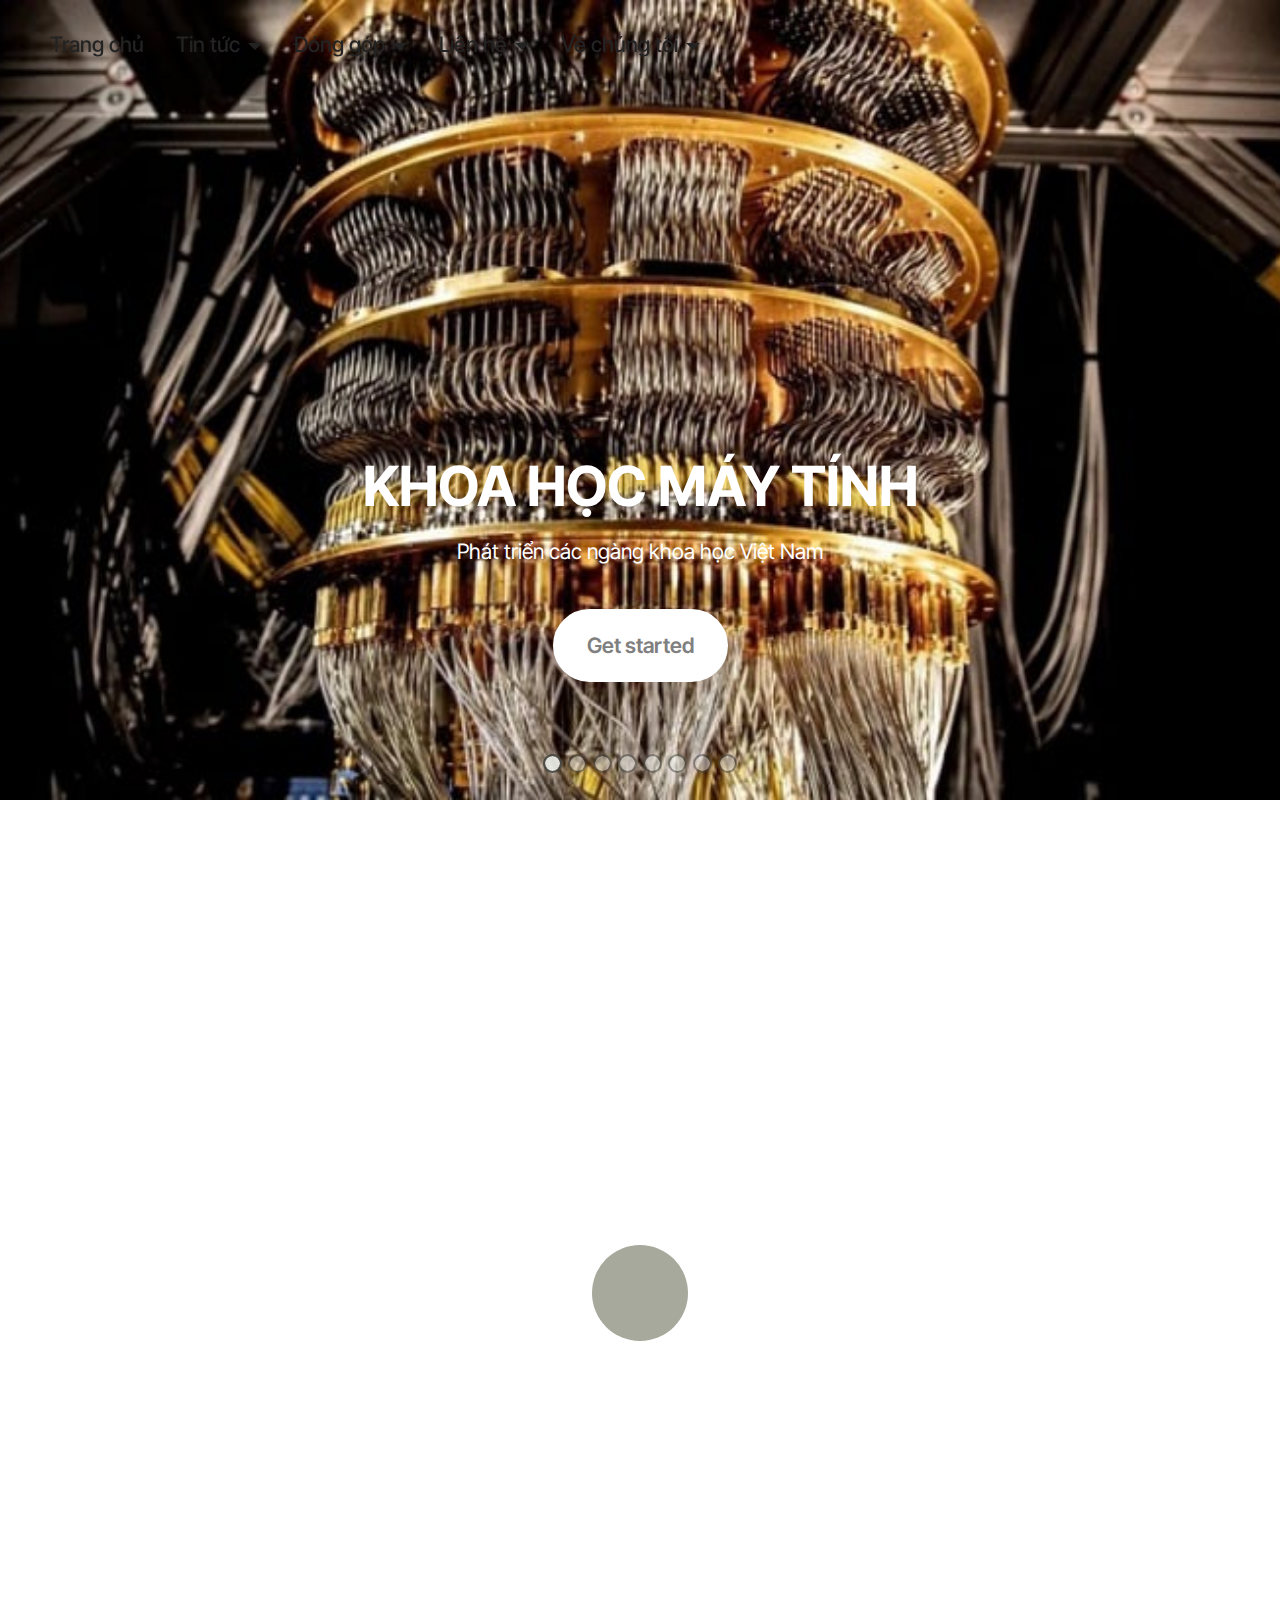
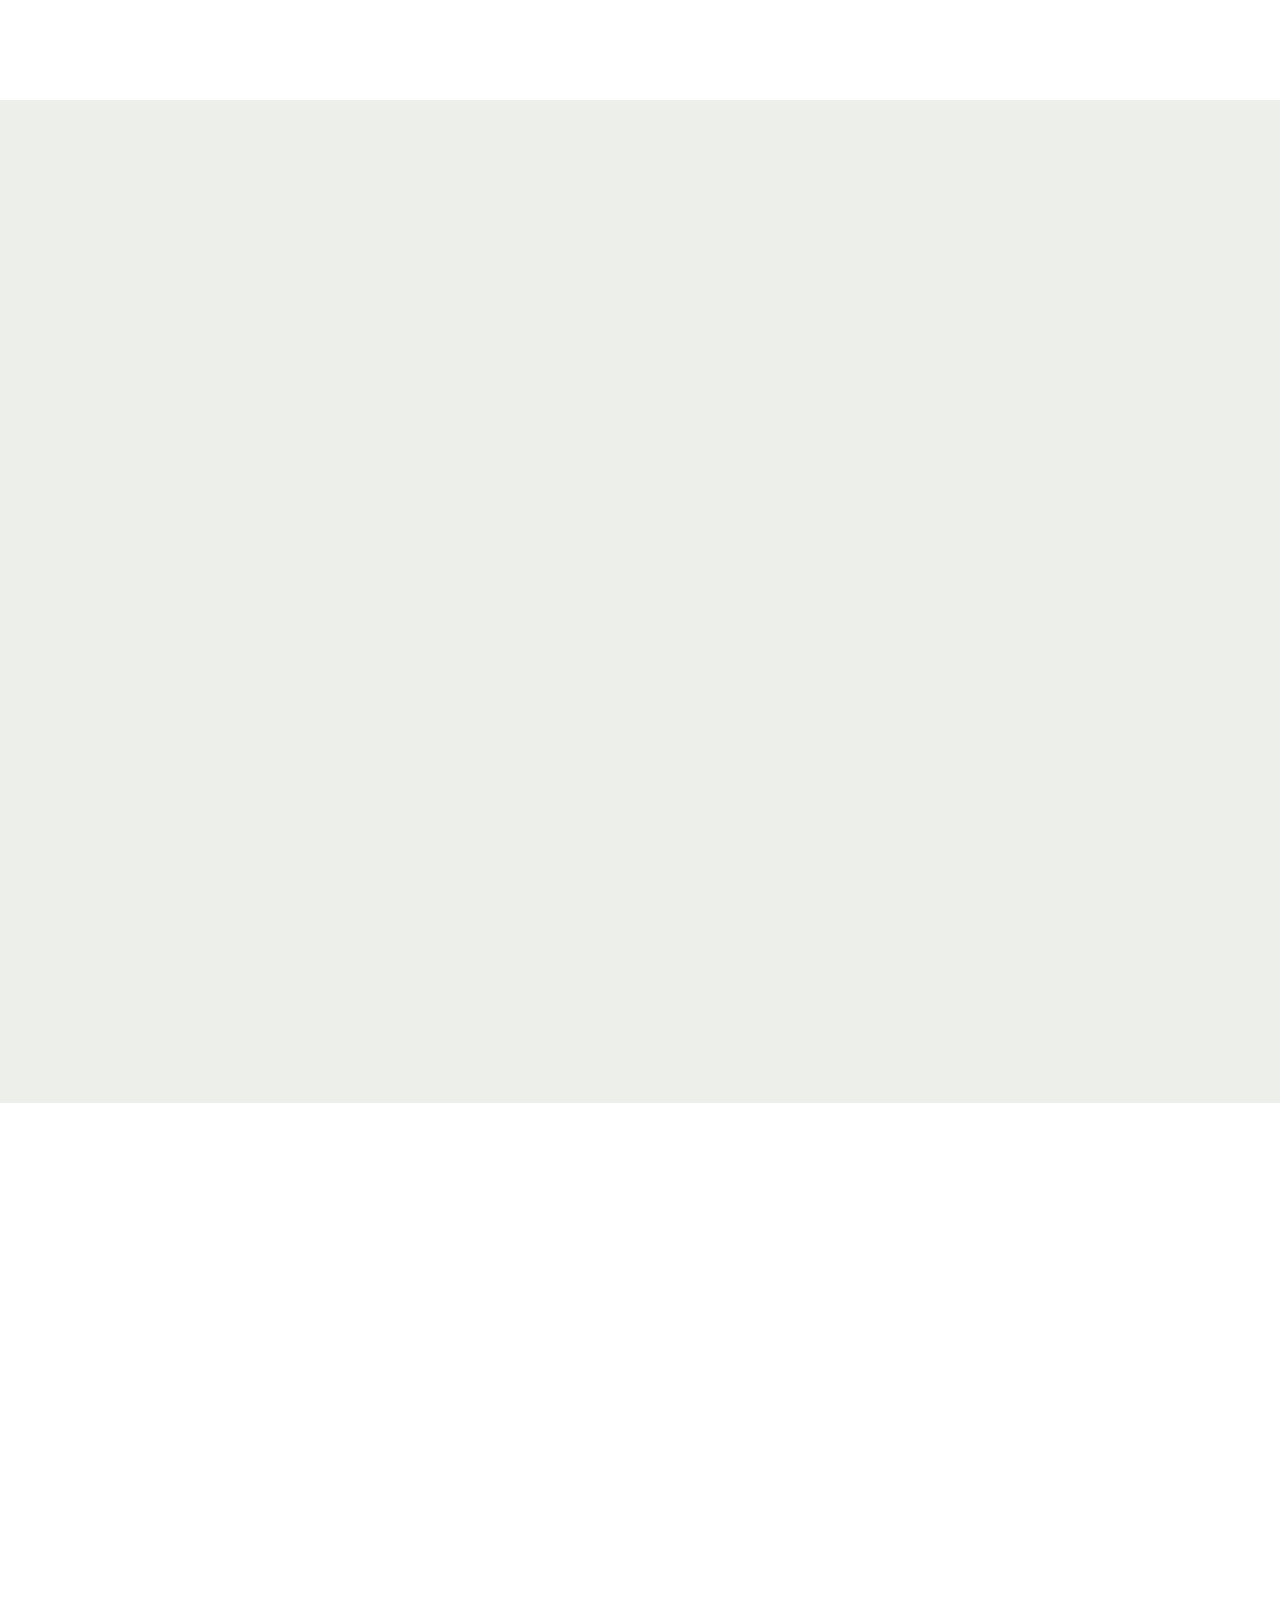
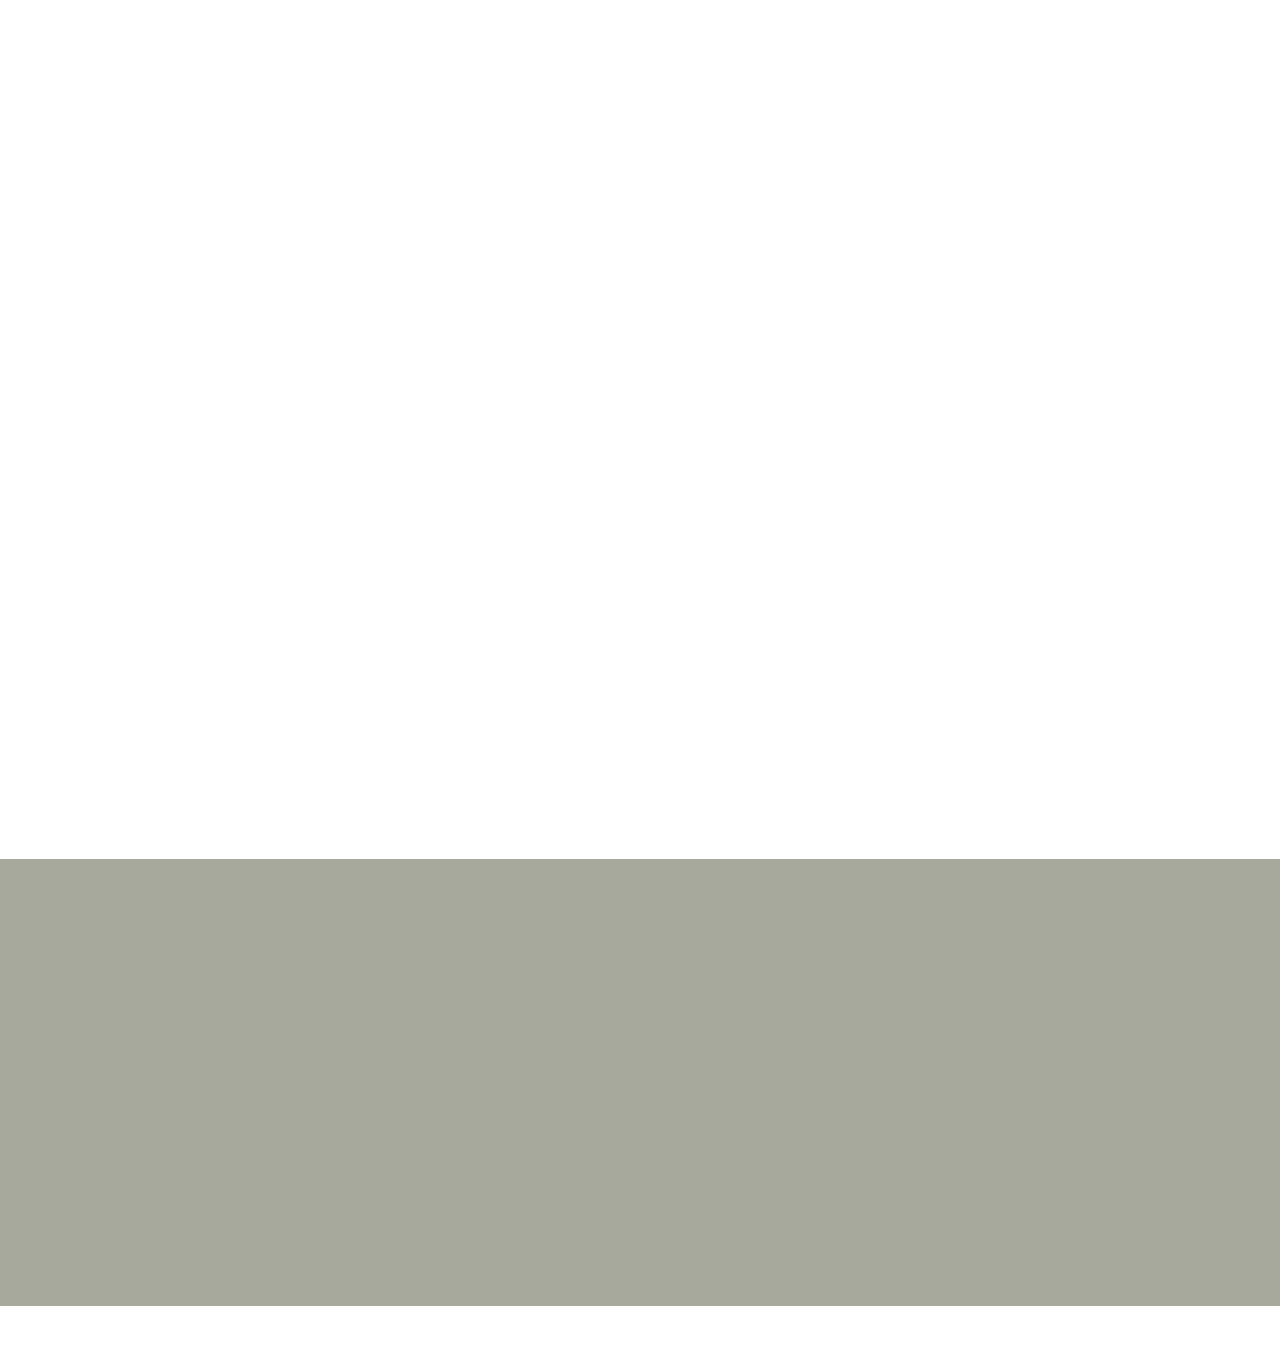
<file: index.html>
<!DOCTYPE html>
<html  >
<head>
  <!-- Site made with Mobirise Website Builder v6.0.1, https://mobirise.com -->
  <meta charset="UTF-8">
  <meta http-equiv="X-UA-Compatible" content="IE=edge">
  <meta name="generator" content="Mobirise v6.0.1, mobirise.com">
  <meta name="viewport" content="width=device-width, initial-scale=1, minimum-scale=1">
  <link rel="shortcut icon" href="assets/images/logo.png" type="image/x-icon">
  <meta name="description" content="">
  
  
  <title>Home</title>
  <link rel="stylesheet" href="assets/web/assets/mobirise-icons2/mobirise2.css">
  <link rel="stylesheet" href="assets/bootstrap/css/bootstrap.min.css">
  <link rel="stylesheet" href="assets/bootstrap/css/bootstrap-grid.min.css">
  <link rel="stylesheet" href="assets/bootstrap/css/bootstrap-reboot.min.css">
  <link rel="stylesheet" href="assets/animatecss/animate.css">
  <link rel="stylesheet" href="assets/dropdown/css/style.css">
  <link rel="stylesheet" href="assets/socicon/css/styles.css">
  <link rel="stylesheet" href="assets/theme/css/style.css">
  <link rel="preload" href="https://fonts.googleapis.com/css?family=Inter+Tight:100,200,300,400,500,600,700,800,900,100i,200i,300i,400i,500i,600i,700i,800i,900i&display=swap" as="style" onload="this.onload=null;this.rel='stylesheet'">
  <noscript><link rel="stylesheet" href="https://fonts.googleapis.com/css?family=Inter+Tight:100,200,300,400,500,600,700,800,900,100i,200i,300i,400i,500i,600i,700i,800i,900i&display=swap"></noscript>
  <link rel="preload" as="style" href="assets/mobirise/css/mbr-additional.css?v=Udrrll"><link rel="stylesheet" href="assets/mobirise/css/mbr-additional.css?v=Udrrll" type="text/css">

  
  
  
</head>
<body>
  
  <section data-bs-version="5.1" class="menu menu6 cid-uEOWHMjuo7" once="menu" id="menu06-1u">
	

	<nav class="navbar navbar-dropdown opacityScroll navbar-fixed-top navbar-expand-lg">
		<div class="container">
			<div class="navbar-brand">
				
				
			</div>
			<button class="navbar-toggler" type="button" data-toggle="collapse" data-bs-toggle="collapse" data-target="#navbarSupportedContent" data-bs-target="#navbarSupportedContent" aria-controls="navbarNavAltMarkup" aria-expanded="false" aria-label="Toggle navigation">
				<div class="hamburger">
					<span></span>
					<span></span>
					<span></span>
					<span></span>
				</div>
			</button>
			<div class="collapse navbar-collapse opacityScroll" id="navbarSupportedContent">
				<ul class="navbar-nav nav-dropdown nav-right navbar-nav-top-padding" data-app-modern-menu="true"><li class="nav-item">
						<a class="nav-link link text-black display-4" href="https://mobiri.se">Trang chủ</a>
					</li>
					<li class="nav-item dropdown">
						<a class="nav-link link text-black dropdown-toggle display-4" href="https://mobiri.se" aria-expanded="false" data-toggle="dropdown-submenu" data-bs-toggle="dropdown" data-bs-auto-close="outside">Tin tức</a><div class="dropdown-menu" aria-labelledby="dropdown-890"><a class="text-black dropdown-item text-primary display-4" href="page1.html">Tuyển sinh Bách Khoa Hà Nội</a><a class="text-black dropdown-item text-primary display-4" href="page2.html">Tương lai ngành kỹ thuật</a><a class="text-black dropdown-item display-4" href="https://mobiri.se">Khoa học và đời sống</a><a class="text-black dropdown-item text-primary display-4" href="page4.html">Đếm ngược đến kỳ thi THPT Quốc gia</a></div>
					</li><li class="nav-item dropdown"><a class="nav-link link text-black dropdown-toggle display-4" href="https://mobiri.se" data-toggle="dropdown-submenu" data-bs-toggle="dropdown" data-bs-auto-close="outside" aria-expanded="true">Đóng góp</a><div class="dropdown-menu" aria-labelledby="dropdown-278"><a class="text-black dropdown-item text-primary display-4" href="page3.html">Khảo sát</a></div></li>
					<li class="nav-item dropdown">
						<a class="nav-link link text-black dropdown-toggle display-4" href="https://mobiri.se" data-toggle="dropdown-submenu" data-bs-toggle="dropdown" data-bs-auto-close="outside" aria-expanded="false">Liên hệ</a><div class="dropdown-menu" aria-labelledby="dropdown-516"><a class="text-black dropdown-item display-4" href="https://mobiri.se">Thông tin liên hệ</a><a class="text-black dropdown-item display-4" href="https://mobiri.se">Mạng xã hội</a></div>
					</li><li class="nav-item dropdown"><a class="nav-link link text-black dropdown-toggle display-4" href="https://mobiri.se" data-toggle="dropdown-submenu" data-bs-toggle="dropdown" data-bs-auto-close="outside" aria-expanded="false">Về chúng tôi</a><div class="dropdown-menu" aria-labelledby="dropdown-566"><a class="text-black show dropdown-item display-4" href="https://mobiri.se">Quan điểm về công nghệ</a></div></li></ul>
				
				
			</div>
		</div>
	</nav>
</section>

<section data-bs-version="5.1" class="slider3 cid-uEOZlYgAHX" id="slider03-1y">
    
    <div class="carousel slide carousel-fade" id="uGWiXVxCBA" data-ride="carousel" data-bs-ride="carousel" data-interval="5000" data-bs-interval="5000">
        <ol class="carousel-indicators">
            <li data-slide-to="0" data-bs-slide-to="0" class="active" data-target="#uGWiXVxCBA" data-bs-target="#uGWiXVxCBA"></li>
            <li data-slide-to="1" data-bs-slide-to="1" data-target="#uGWiXVxCBA" data-bs-target="#uGWiXVxCBA"></li>
            <li data-slide-to="2" data-bs-slide-to="2" data-target="#uGWiXVxCBA" data-bs-target="#uGWiXVxCBA"></li><li data-slide-to="3" data-bs-slide-to="3" data-target="#uGWiXVxCBA" data-bs-target="#uGWiXVxCBA"></li><li data-slide-to="4" data-bs-slide-to="4" data-target="#uGWiXVxCBA" data-bs-target="#uGWiXVxCBA"></li><li data-slide-to="5" data-bs-slide-to="5" data-target="#uGWiXVxCBA" data-bs-target="#uGWiXVxCBA"></li><li data-slide-to="6" data-bs-slide-to="6" data-target="#uGWiXVxCBA" data-bs-target="#uGWiXVxCBA"></li><li data-slide-to="7" data-bs-slide-to="7" data-target="#uGWiXVxCBA" data-bs-target="#uGWiXVxCBA"></li>
        </ol>
        <div class="carousel-inner">
            <div class="carousel-item slider-image item active">
                <div class="item-wrapper">
                    <img class="d-block w-100" src="assets/images/vne-cal-1953-1688459778.jpg-680x408.jpg" alt="Mobirise Website Builder" data-slide-to="0" data-bs-slide-to="0">
                    
                    <div class="carousel-caption">
                        <h5 class="mbr-section-subtitle mbr-fonts-style mb-3 display-2"><strong>KHOA HỌC MÁY TÍNH</strong></h5>
                        <p class="mbr-section-text mbr-fonts-style mb-4 display-7">Phát triển các ngàng khoa học Việt Nam</p>
                        <div class="mbr-section-btn mb-5">
						<a class="btn btn-primary display-7" href="https://mobiri.se">Get started</a>
					</div>     
                    </div>
                </div>
            </div>
            <div class="carousel-item slider-image item">
                <div class="item-wrapper">
                    <img class="d-block w-100" src="assets/images/uu-nhuoc-diem-cua-nang-luong-tai-tao-3-6740.jpg.webp" alt="Mobirise Website Builder" data-slide-to="1" data-bs-slide-to="1">
                    
                    <div class="carousel-caption">
                        <h5 class="mbr-section-subtitle mbr-fonts-style mb-3 display-5">
                            <strong>Full-Width Slider</strong>
                        </h5>
                        <p class="mbr-section-text mbr-fonts-style mb-4 display-7">Click on the image to edit slides.</p>
                        <div class="mbr-section-btn mb-5">
						<a class="btn btn-primary display-7" href="https://mobiri.se">Get started</a>
					</div>     
                    </div>
                </div>
            </div>
            <div class="carousel-item slider-image item">
                <div class="item-wrapper">
                    <img class="d-block w-100" src="assets/images/photo-1720752783860.webp" alt="Mobirise Website Builder" data-slide-to="2" data-bs-slide-to="2">
                    
                    <div class="carousel-caption">
                        <h5 class="mbr-section-subtitle mbr-fonts-style mb-3 display-5">
                            <strong>Full-Width Slider</strong>
                        </h5>
                        <p class="mbr-section-text mbr-fonts-style mb-4 display-7">Click on the image to edit slides.</p>
                        <div class="mbr-section-btn mb-5">
						<a class="btn btn-primary display-7" href="https://mobiri.se">Get started</a>
					</div>     
                    </div>
                </div>
            </div><div class="carousel-item slider-image item">
                <div class="item-wrapper">
                    <img class="d-block w-100" src="assets/images/nvidia-051224-2.jpg-665x437.jpg" alt="Mobirise Website Builder" data-slide-to="3" data-bs-slide-to="3">
                    
                    <div class="carousel-caption">
                        <h5 class="mbr-section-subtitle mbr-fonts-style mb-3 display-5">
                            <strong>Full-Width Slider</strong>
                        </h5>
                        <p class="mbr-section-text mbr-fonts-style mb-4 display-7">Click on the image to edit slides.</p>
                        <div class="mbr-section-btn mb-5">
						<a class="btn btn-primary display-7" href="https://mobiri.se">Get started</a>
					</div>     
                    </div>
                </div>
            </div><div class="carousel-item slider-image item">
                <div class="item-wrapper">
                    <img class="d-block w-100" src="assets/images/doanh-thu-nganh-ban-dan.png-665x426.png" alt="Mobirise Website Builder" data-slide-to="4" data-bs-slide-to="4">
                    
                    <div class="carousel-caption">
                        <h5 class="mbr-section-subtitle mbr-fonts-style mb-3 display-5">
                            <strong>Full-Width Slider</strong>
                        </h5>
                        <p class="mbr-section-text mbr-fonts-style mb-4 display-7">Click on the image to edit slides.</p>
                        <div class="mbr-section-btn mb-5">
						<a class="btn btn-primary display-7" href="https://mobiri.se">Get started</a>
					</div>     
                    </div>
                </div>
            </div><div class="carousel-item slider-image item">
                <div class="item-wrapper">
                    <img class="d-block w-100" src="assets/images/con-chip-nao-1685322192542-168532219269578992881.jpeg-665x374.jpg" alt="Mobirise Website Builder" data-slide-to="5" data-bs-slide-to="5">
                    
                    <div class="carousel-caption">
                        <h5 class="mbr-section-subtitle mbr-fonts-style mb-3 display-5">
                            <strong>Full-Width Slider</strong>
                        </h5>
                        <p class="mbr-section-text mbr-fonts-style mb-4 display-7">Click on the image to edit slides.</p>
                        <div class="mbr-section-btn mb-5">
						<a class="btn btn-primary display-7" href="https://mobiri.se">Get started</a>
					</div>     
                    </div>
                </div>
            </div><div class="carousel-item slider-image item">
                <div class="item-wrapper">
                    <img class="d-block w-100" src="assets/images/anh-bia-robot-thong-minh.jpg-665x416.jpg" alt="Mobirise Website Builder" data-slide-to="6" data-bs-slide-to="6">
                    
                    <div class="carousel-caption">
                        <h5 class="mbr-section-subtitle mbr-fonts-style mb-3 display-5">
                            <strong>Full-Width Slider</strong>
                        </h5>
                        <p class="mbr-section-text mbr-fonts-style mb-4 display-7">Click on the image to edit slides.</p>
                        <div class="mbr-section-btn mb-5">
						<a class="btn btn-primary display-7" href="https://mobiri.se">Get started</a>
					</div>     
                    </div>
                </div>
            </div><div class="carousel-item slider-image item">
                <div class="item-wrapper">
                    <img class="d-block w-100" src="assets/images/20240525-cbo-0017.jpg-665x443.jpg" alt="Mobirise Website Builder" data-slide-to="7" data-bs-slide-to="7">
                    
                    <div class="carousel-caption">
                        <h5 class="mbr-section-subtitle mbr-fonts-style mb-3 display-5">
                            <strong>Full-Width Slider</strong>
                        </h5>
                        <p class="mbr-section-text mbr-fonts-style mb-4 display-7">Click on the image to edit slides.</p>
                        <div class="mbr-section-btn mb-5">
						<a class="btn btn-primary display-7" href="https://mobiri.se">Get started</a>
					</div>     
                    </div>
                </div>
            </div>
        </div>
        <a class="carousel-control carousel-control-prev" role="button" data-slide="prev" data-bs-slide="prev" href="#uGWiXVxCBA">
            <span class="mobi-mbri mobi-mbri-arrow-prev" aria-hidden="true"></span>
            <span class="sr-only visually-hidden">Previous</span>
        </a>
        <a class="carousel-control carousel-control-next" role="button" data-slide="next" data-bs-slide="next" href="#uGWiXVxCBA">
            <span class="mobi-mbri mobi-mbri-arrow-next" aria-hidden="true"></span>
            <span class="sr-only visually-hidden">Next</span>
        </a>
    </div>
</section>

<section data-bs-version="5.1" class="header17 cid-uEOOznB3AG mbr-fullscreen" data-bg-video="https://www.youtube.com/watch?v=sQ22pm-xvrE" id="header17-1s">

    

    <div class="mbr-overlay" style="opacity: 0.4; background-color: rgb(255, 255, 255);">
    </div>

    <div class="align-center container">
        <div class="row justify-content-md-center">
            <div class="col-md-10">
                <h1 class="mbr-section-title mb-3 mbr-fonts-style display-1">
                    <strong>Hướng tới tương lai</strong></h1>
                <p class="mbr-text mb-3 mbr-fonts-style display-5">
                    công nghệ và thời đại</p>
                <div class="mbr-media mb-3 show-modal" data-modal=".modalWindow">
                    <div class="icon-wrapper">
                        <a href="https://www.youtube.com/watch?v=eI4sBWJKwFg"><span class="mbr-iconfont mobi-mbri-download-2 mobi-mbri"></span></a>
                    </div>
                </div>
                <p class="icon-description mb-3 mbr-fonts-style display-7">
                    Set the link to your video in Block Parameters
                </p>
            </div>
        </div>
    </div>
    <div>
        <div class="modalWindow" style="display: none;">
            <div class="modalWindow-container">
                <div class="modalWindow-video-container">
                    <div class="modalWindow-video">
                        <iframe width="100%" height="100%" frameborder="0" allowfullscreen="1" data-src="https://www.youtube.com/watch?v=sQ22pm-xvrE"></iframe>
                    </div>
                    <a class="close" role="button" data-dismiss="modal" data-bs-dismiss="modal">
                        <span aria-hidden="true" class="mbr-iconfont mobi-mbri-close mobi-mbri closeModal"></span>
                        <span class="sr-only visually-hidden">Close</span>
                    </a>
                </div>
            </div>
        </div>
    </div>
</section>

<section data-bs-version="5.1" class="features032 cid-uEOXcQHtNk" id="features032-1w">
  

  
  
  <div class="container">
    <div class="row justify-content-center">
      
    </div>
    <div class="row">
      <div class="item features-without-image col-12 col-lg-4 item-mb active">
        <div class="item-wrapper">
          <div class="card-box align-left">
            
            <h5 class="card-title mbr-fonts-style display-5">
              <strong>Bán Dẫn</strong></h5>
            <p class="card-text mbr-fonts-style display-7">Chuyên sản xuất và phát triển các thành phần điện tử dựa trên tinh thể bán dẫn. Tinh thể bán dẫn (semiconductor) là loại vật liệu có thể điều khiển dòng điện. Các vi mạch và chip được sản xuất từ tinh thể bán dẫn này. </p>
          </div>
        </div>
      </div>
      <div class="item features-without-image col-12 col-lg-4 item-mb">
        <div class="item-wrapper">
          <div class="card-box align-left">
            
            <h5 class="card-title mbr-fonts-style display-5">
              <strong>Tự động hóa</strong></h5>
            <p class="card-text mbr-fonts-style display-7">Nghiên cứu, thiết kế và vận hành các hệ thống tự động, các dây chuyền sản xuất tự động tại các nhà máy (như xi măng, sắt thép, nước giải khát, dược phẩm,...); thiết kế và chế tạo robot; cũng như quản lý và vận hành các thiết bị điện tử tự động tại các công ty trong và ngoài nước.</p>
          </div>
        </div>
      </div><div class="item features-without-image col-12 col-lg-4 item-mb">
        <div class="item-wrapper">
          <div class="card-box align-left">
            
            <h5 class="card-title mbr-fonts-style display-5"><strong>An ninh mạng</strong></h5>
            <p class="card-text mbr-fonts-style display-7">Bảo vệ các hệ thống điện tử, mạng lưới, máy tính, thiết bị di động, chương trình và dữ liệu khỏi những cuộc tấn công kỹ thuật ...</p>
          </div>
        </div>
      </div>
      
      <div class="item features-without-image col-12 col-lg-4 item-mb">
        <div class="item-wrapper">
          <div class="card-box align-left">
            
            <h5 class="card-title mbr-fonts-style display-5">
              <strong>Quản trị mạng</strong></h5>
            <p class="card-text mbr-fonts-style display-7">
              Thiết kế hệ thống bảo mật cho hệ thống thông tin mạng và tiến hành quản lý, bảo vệ, sửa chữa hệ thống và ngăn cản những kẻ có ý định đánh cắp thông tin, dữ liệu hoặc phá hỏng hệ thống.</p>
          </div>
        </div>
      </div>
      <div class="item features-without-image col-12 col-lg-4 item-mb">
        <div class="item-wrapper">
          <div class="card-box align-left">
            
            <h5 class="card-title mbr-fonts-style display-5">
              <strong>Khoa học vũ trụ</strong></h5>
            <p class="card-text mbr-fonts-style display-7">Ngành khoa học liên quan đến thám hiểm không gian và nghiên cứu các hiện tượng tự nhiên và các thiên thể xảy ra trong không gian vũ trụ, chẳng hạn như y học vũ trụ và sinh học vũ trụ.</p>
          </div>
        </div>
      </div><div class="item features-without-image col-12 col-lg-4 item-mb">
        <div class="item-wrapper">
          <div class="card-box align-left">
            
            <h5 class="card-title mbr-fonts-style display-5"><strong>Kỹ sư trí tuệ nhân tạo</strong></h5>
            <p class="card-text mbr-fonts-style display-7">Thiết kế, xây dựng, và triển khai các hệ thống trí tuệ nhân tạo. Công việc của họ bao gồm phát triển các thuật toán, mô hình học máy, và ứng dụng AI để giải quyết các vấn đề cụ thể trong nhiều lĩnh vực khác nhau như y tế, tài chính, công nghiệp, và dịch vụ.</p>
          </div>
        </div>
      </div>
      
    </div>
  </div>
</section>

<section data-bs-version="5.1" class="timeline02 cid-uGUORJhWZG" id="timeline02-2t">
  
  <div class="container">
    <div class="row justify-content-center">
      <div class="col-12 mb-5 content-head">
        <h3 class="mbr-section-title mbr-fonts-style align-center mb-0 display-2">
          <strong>About me</strong></h3>
        <h5 class="mbr-section-subtitle mbr-fonts-style align-center mb-0 mt-4 display-7">
          Người tạo trang web</h5>
      </div>
    </div>
    <div class="row justify-content-center item features-without-image active">
      <div class="col-12 col-lg">
        <p class="mbr-card-subtitle mbr-fonts-style mt-0 mb-2 display-7">Nội học sinh</p>
        <h5 class="mbr-card-title mbr-fonts-style mt-0 mb-2 display-5">
          <strong>Học sinh trường THPT Chuyên Trần Phú</strong></h5>
        <p class="mbr-text mbr-fonts-style mt-0 display-5">
          - Họ và tên: Vũ Anh Kiệt<br>- Lớp: 12 Lý<br>- Sở thích: Chơi game, xem phim, chơi thể thao</p>
      </div>
      <div class="col-md-12 col-lg-5 item-wrapper">
        <div class="image-wrapper mb-5">
          <img src="assets/images/2-1.png-1518x2048.png" alt="Mobirise Website Builder">
        </div>
      </div>
    </div>
    
  </div>
</section>

<section data-bs-version="5.1" class="features14 cid-uEOOsh13pJ" id="features14-1r">
    

    
    
    <div class="container">
        <div class="row mb-5">
            <div class="col-12">
                <h3 class="mbr-section-title align-center mbr-fonts-style display-5"><strong>Có thể bạn quan tâm</strong></h3>
            </div>
        </div>
        <div class="row">
            <div class="item features-without-image mb-5 col-12 col-md-2">
                <div class="item-wrapper">
                    <div class="card-box align-center">
                        <a href="https://hust.edu.vn/vi/tuyen-sinh/dai-hoc/thong-tin-tuyen-sinh-dai-hoc-chinh-quy-nam-2025-651872.html"><span class="mbr-iconfont mobi-mbri-contact-form mobi-mbri"></span></a>
                        <h4 class="card-title align-center mbr-black mbr-fonts-style display-7">
                            <strong>Xét tuyển đại học</strong></h4>
                    </div>
                </div>
            </div><div class="item features-without-image mb-5 col-12 col-md-2">
                <div class="item-wrapper">
                    <div class="card-box align-center">
                        <span class="mbr-iconfont mobi-mbri-extension mobi-mbri"></span>
                        <h4 class="card-title align-center mbr-black mbr-fonts-style display-7"><strong>Tư vấn nghề nghiệp</strong></h4>
                    </div>
                </div>
            </div>
            <div class="item features-without-image mb-5 col-12 col-md-2">
                <div class="item-wrapper">
                    <div class="card-box align-center">
                        <a href="https://vneconomy.vn/cong-nghiep-ban-dan-viet-nam-buoc-vao-thoi-ky-khoi-sac-moi.htm"><span class="mbr-iconfont mobi-mbri-android mobi-mbri"></span></a>
                        <h4 class="card-title align-center mbr-black mbr-fonts-style display-7">
                            <strong>Tiềm năng ngàng bán dẫn</strong></h4>
                    </div>
                </div>
            </div>
            <div class="item features-without-image mb-5 col-12 col-md-2">
                <div class="item-wrapper">
                    <div class="card-box align-center">
                        <a href="https://congnghevadoisong.vn/"><span class="mbr-iconfont mobi-mbri-cart-add mobi-mbri"></span></a>
                        <h4 class="card-title align-center mbr-black mbr-fonts-style display-7">
                            <strong>Công nghệ và đời sống</strong></h4>
                    </div>
                </div>
            </div>
            <div class="item features-without-image mb-5 col-12 col-md-2">
                <div class="item-wrapper">
                    <div class="card-box align-center">
                        <a href="https://cellphones.com.vn/"><span class="mbr-iconfont mobi-mbri-desktop mobi-mbri"></span></a>
                        <h4 class="card-title align-center mbr-black mbr-fonts-style display-7"><strong>Điện thoại và máy tính</strong></h4>
                    </div>
                </div>
            </div>
            
            
        </div>
    </div>
</section>

<section data-bs-version="5.1" class="footer3 cid-uEP5oXRkBj" once="footers" id="footer03-25">

        

    

    <div class="container">
        <div class="row">
            <div class="row-links">
                <ul class="header-menu">
                  
                  
                  
                  
                <li class="header-menu-item mbr-fonts-style display-5"><strong>Trang chủ</strong></li><li class="header-menu-item mbr-fonts-style display-5"><strong>Tin tức</strong></li><li class="header-menu-item mbr-fonts-style display-5"><strong>Góp ý</strong></li><li class="header-menu-item mbr-fonts-style display-5"><strong>Về chúng tôi</strong></li><li class="header-menu-item mbr-fonts-style display-5"><strong>Liên hệ</strong></li></ul>
              </div>

            <div class="col-12 mt-4">
                <div class="social-row">
                    <div class="soc-item">
                        <a href="https://www.facebook.com/phys225/" target="_blank">
                            <span class="mbr-iconfont display-7 socicon-facebook socicon"></span>
                        </a>
                    </div>
                    <div class="soc-item">
                        <a href="https://x.com/elonmusk?ref_src=twsrc%5Egoogle%7Ctwcamp%5Eserp%7Ctwgr%5Eauthor" target="_blank">
                            <span class="mbr-iconfont socicon-twitter socicon"></span>
                        </a>
                    </div>
                    <div class="soc-item">
                        <a href="https://www.instagram.com/cristiano/" target="_blank">
                            <span class="mbr-iconfont socicon-instagram socicon"></span>
                        </a>
                    </div>
                    <div class="soc-item">
                        <a href="https://www.youtube.com/c/ISHOWSPEED" target="_blank">
                            <span class="mbr-iconfont socicon-youtube socicon"></span>
                        </a>
                    </div>
                    <div class="soc-item">
                        <a href="https://mobiri.se/" target="_blank">
                            <span class="mbr-iconfont socicon socicon-twitch"></span>
                        </a>
                    </div>
                </div>
            </div>
            <div class="col-12 mt-5">
                <p class="mbr-fonts-style copyright display-7">
                    © Copyright 2025 12 Lý- All Rights Reserved
                </p>
            </div>
        </div>
    </div>
</section><section class="display-7" style="padding: 0;align-items: center;justify-content: center;flex-wrap: wrap;    align-content: center;display: flex;position: relative;height: 4rem;"><a href="https://mobiri.se/" style="flex: 1 1;height: 4rem;position: absolute;width: 100%;z-index: 1;"><img alt="" style="height: 4rem;" src="[data-uri]"></a><p style="margin: 0;text-align: center;" class="display-7">&#8204;</p><a style="z-index:1" href="https://mobirise.com/html-builder.html">HTML Maker</a></section><script src="assets/bootstrap/js/bootstrap.bundle.min.js"></script>  <script src="assets/smoothscroll/smooth-scroll.js"></script>  <script src="assets/ytplayer/index.js"></script>  <script src="assets/dropdown/js/navbar-dropdown.js"></script>  <script src="assets/playervimeo/vimeo_player.js"></script>  <script src="assets/vimeoplayer/player.js"></script>  <script src="assets/theme/js/script.js"></script>  
  
  
  <input name="animation" type="hidden">
  </body>
</html>
</file>
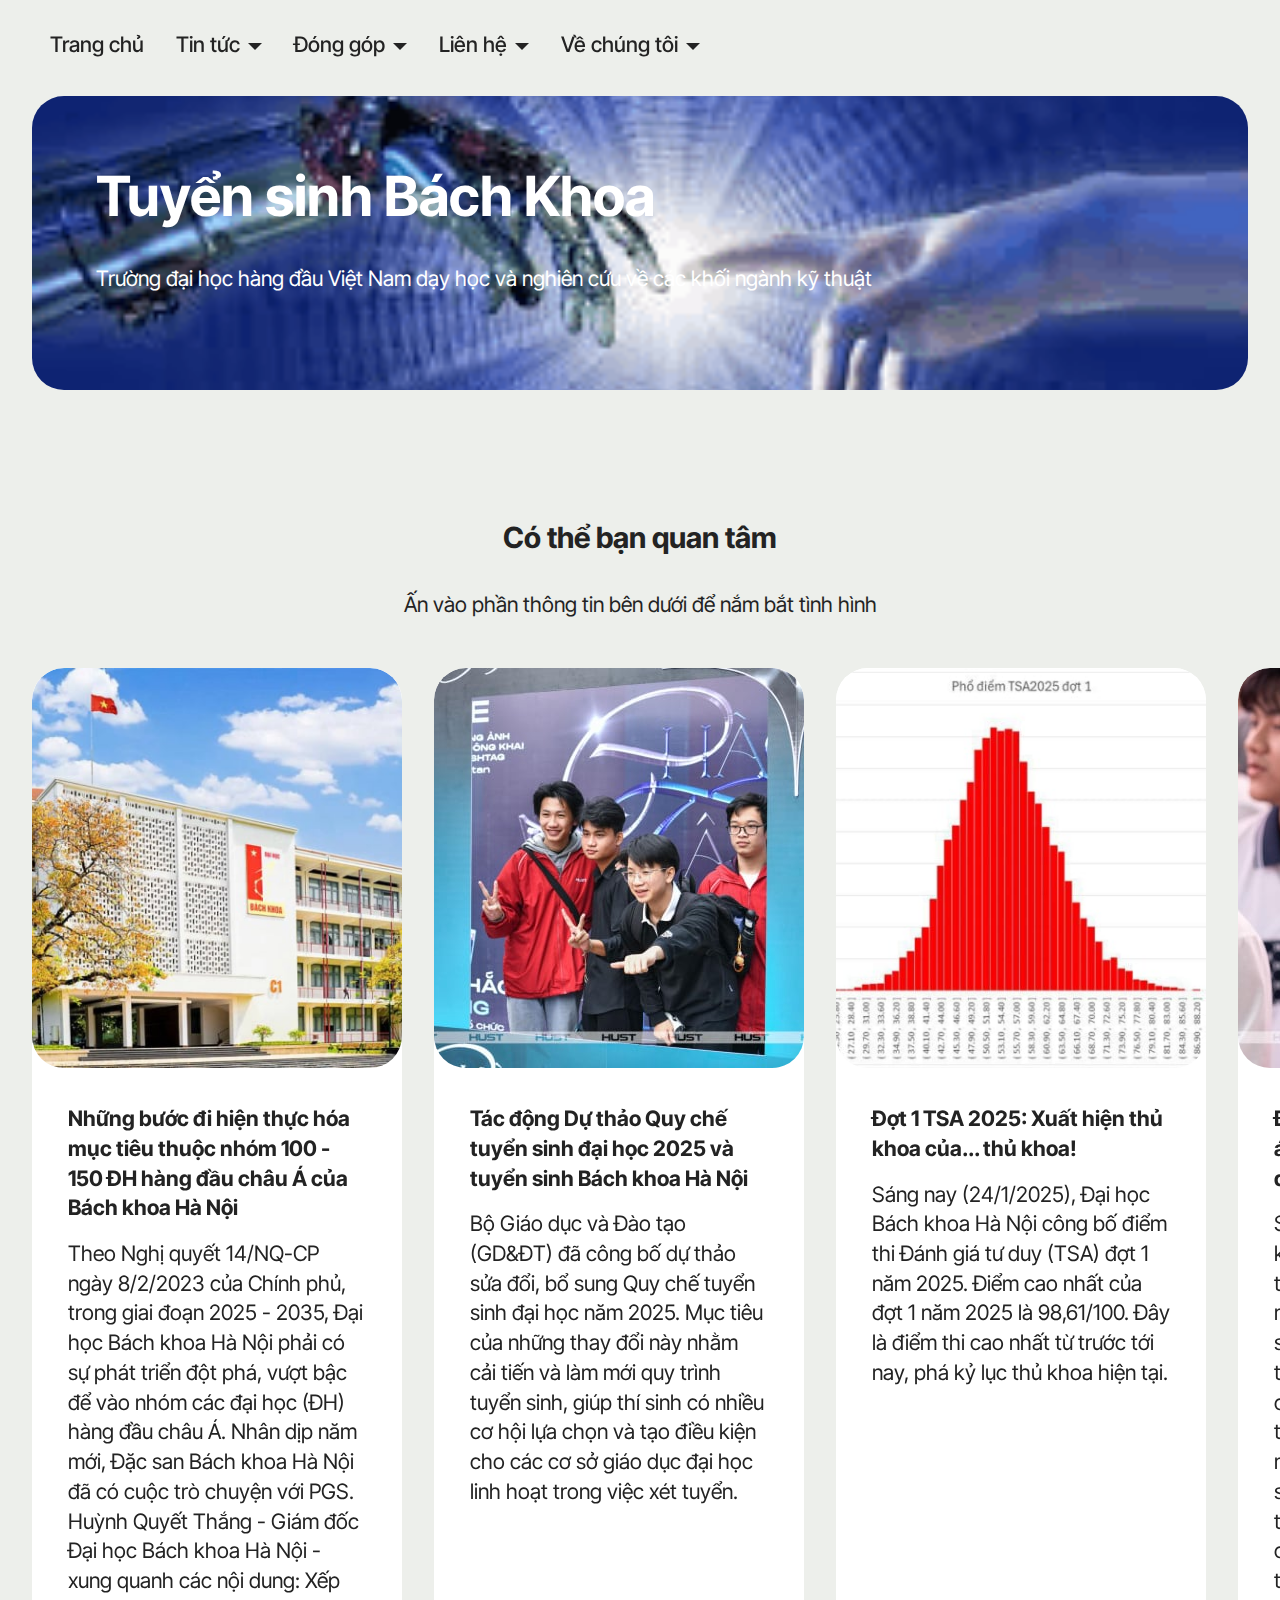
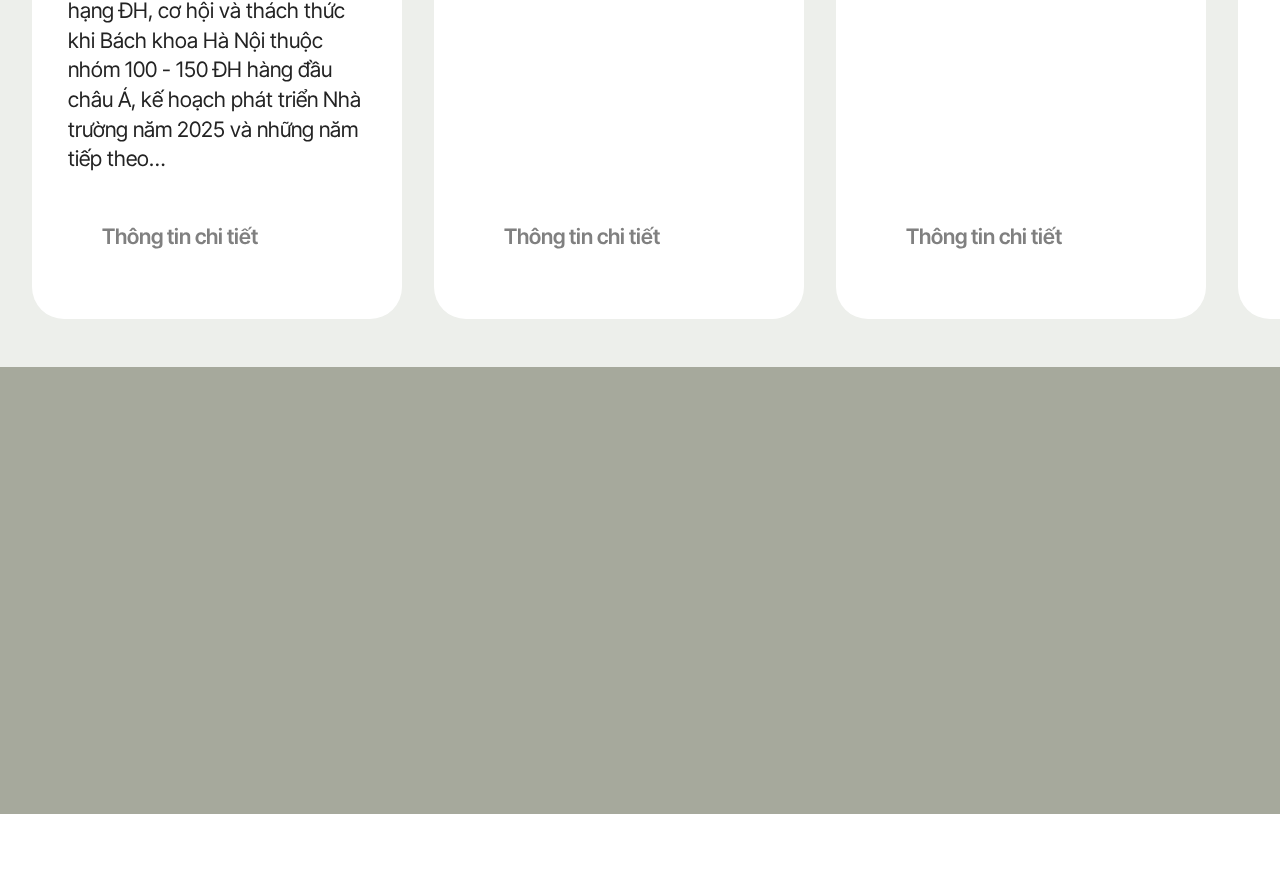
<file: page1.html>
<!DOCTYPE html>
<html  >
<head>
  <!-- Site made with Mobirise Website Builder v6.0.1, https://mobirise.com -->
  <meta charset="UTF-8">
  <meta http-equiv="X-UA-Compatible" content="IE=edge">
  <meta name="generator" content="Mobirise v6.0.1, mobirise.com">
  <meta name="viewport" content="width=device-width, initial-scale=1, minimum-scale=1">
  <link rel="shortcut icon" href="assets/images/logo.png" type="image/x-icon">
  <meta name="description" content="">
  
  
  <title>Page 1</title>
  <link rel="stylesheet" href="assets/web/assets/mobirise-icons2/mobirise2.css">
  <link rel="stylesheet" href="assets/bootstrap/css/bootstrap.min.css">
  <link rel="stylesheet" href="assets/bootstrap/css/bootstrap-grid.min.css">
  <link rel="stylesheet" href="assets/bootstrap/css/bootstrap-reboot.min.css">
  <link rel="stylesheet" href="assets/animatecss/animate.css">
  <link rel="stylesheet" href="assets/dropdown/css/style.css">
  <link rel="stylesheet" href="assets/socicon/css/styles.css">
  <link rel="stylesheet" href="assets/theme/css/style.css">
  <link rel="preload" href="https://fonts.googleapis.com/css?family=Inter+Tight:100,200,300,400,500,600,700,800,900,100i,200i,300i,400i,500i,600i,700i,800i,900i&display=swap" as="style" onload="this.onload=null;this.rel='stylesheet'">
  <noscript><link rel="stylesheet" href="https://fonts.googleapis.com/css?family=Inter+Tight:100,200,300,400,500,600,700,800,900,100i,200i,300i,400i,500i,600i,700i,800i,900i&display=swap"></noscript>
  <link rel="preload" as="style" href="assets/mobirise/css/mbr-additional.css?v=3WvX2C"><link rel="stylesheet" href="assets/mobirise/css/mbr-additional.css?v=3WvX2C" type="text/css">

  
  
  
</head>
<body>
  
  <section data-bs-version="5.1" class="menu menu6 cid-uEOWHMjuo7" once="menu" id="menu06-28">
	

	<nav class="navbar navbar-dropdown opacityScroll navbar-fixed-top navbar-expand-lg">
		<div class="container">
			<div class="navbar-brand">
				
				
			</div>
			<button class="navbar-toggler" type="button" data-toggle="collapse" data-bs-toggle="collapse" data-target="#navbarSupportedContent" data-bs-target="#navbarSupportedContent" aria-controls="navbarNavAltMarkup" aria-expanded="false" aria-label="Toggle navigation">
				<div class="hamburger">
					<span></span>
					<span></span>
					<span></span>
					<span></span>
				</div>
			</button>
			<div class="collapse navbar-collapse opacityScroll" id="navbarSupportedContent">
				<ul class="navbar-nav nav-dropdown nav-right navbar-nav-top-padding" data-app-modern-menu="true"><li class="nav-item">
						<a class="nav-link link text-black display-4" href="https://mobiri.se">Trang chủ</a>
					</li>
					<li class="nav-item dropdown">
						<a class="nav-link link text-black dropdown-toggle display-4" href="https://mobiri.se" aria-expanded="false" data-toggle="dropdown-submenu" data-bs-toggle="dropdown" data-bs-auto-close="outside">Tin tức</a><div class="dropdown-menu" aria-labelledby="dropdown-890"><a class="text-black dropdown-item text-primary display-4" href="page1.html">Tuyển sinh Bách Khoa Hà Nội</a><a class="text-black dropdown-item text-primary display-4" href="page2.html">Tương lai ngành kỹ thuật</a><a class="text-black dropdown-item display-4" href="https://mobiri.se">Khoa học và đời sống</a><a class="text-black dropdown-item text-primary display-4" href="page4.html">Đếm ngược đến kỳ thi THPT Quốc gia</a></div>
					</li><li class="nav-item dropdown open"><a class="nav-link link text-black dropdown-toggle display-4" href="https://mobiri.se" data-toggle="dropdown-submenu" data-bs-toggle="dropdown" data-bs-auto-close="outside" aria-expanded="true">Đóng góp</a><div class="dropdown-menu" aria-labelledby="dropdown-278"><a class="text-black dropdown-item text-primary display-4" href="page3.html">Khảo sát</a></div></li>
					<li class="nav-item dropdown">
						<a class="nav-link link text-black dropdown-toggle display-4" href="https://mobiri.se" data-toggle="dropdown-submenu" data-bs-toggle="dropdown" data-bs-auto-close="outside" aria-expanded="false">Liên hệ</a><div class="dropdown-menu" aria-labelledby="dropdown-516"><a class="text-black dropdown-item display-4" href="https://mobiri.se">Thông tin liên hệ</a><a class="text-black dropdown-item display-4" href="https://mobiri.se">Mạng xã hội</a></div>
					</li><li class="nav-item dropdown"><a class="nav-link link text-black dropdown-toggle display-4" href="https://mobiri.se" data-toggle="dropdown-submenu" data-bs-toggle="dropdown" data-bs-auto-close="outside" aria-expanded="false">Về chúng tôi</a><div class="dropdown-menu" aria-labelledby="dropdown-566"><a class="text-black show dropdown-item display-4" href="https://mobiri.se">Quan điểm về công nghệ</a></div></li></ul>
				
				
			</div>
		</div>
	</nav>
</section>

<section data-bs-version="5.1" class="header15 cid-uEPauDwX47" id="header15-2a">
	

	
	
	<div class="container">
		<div class="row justify-content-center">
			<div class="card col-12 col-lg-12">
				<div class="card-wrapper wrap">
					<div class="card-box align-center">
						<h1 class="card-title mbr-fonts-style mb-4 display-2">
							<strong>Tuyển sinh Bách Khoa</strong></h1>
						<p class="mbr-text mbr-fonts-style mb-4 display-7">
							Trường đại học hàng đầu Việt Nam dạy học và nghiên cứu về các khối ngành kỹ thuật</p>
						
					</div>
				</div>
			</div>
		</div>
	</div>
</section>

<section data-bs-version="5.1" class="features017 mbr-embla cid-uEPc5jM1oV" id="features017-2b">
	
	
	<div class="position-relative">
		<div class="container-fluid">
			<div class="row justify-content-center">
				<div class="col-12 content-head">
					<div class="mbr-section-head mb-5">
						<h4 class="mbr-section-title mbr-fonts-style align-center mb-0 display-5">
							<strong>Có thể bạn quan tâm</strong></h4>
						<h5 class="mbr-section-subtitle mbr-fonts-style align-center mb-0 mt-4 display-7">Ấn vào phần thông tin bên dưới để nắm bắt tình hình</h5>
					</div>
				</div>
			</div>
		</div>

		<div class="embla" data-skip-snaps="true" data-align="center" data-contain-scroll="trimSnaps" data-auto-play-interval="5" data-draggable="true">
			<div class="embla__viewport container-fluid">
				<div class="embla__container">
					
					
					
					
					
					
					
					<div class="embla__slide slider-image item active" style="margin-left: 1rem; margin-right: 1rem;">
					<div class="slide-content">
						<div class="item-img">
							<div class="item-wrapper">
								<img src="assets/images/1.jpg-600x418.jpg" alt="Mobirise Website Builder" title="" data-slide-to="0" data-bs-slide-to="0">
							</div>
						</div>
						<div class="item-content">
							<h5 class="item-title mbr-fonts-style display-7"><strong>Những bước đi hiện thực hóa mục tiêu thuộc nhóm 100 - 150 ĐH hàng đầu châu Á của Bách khoa Hà Nội</strong></h5>
							
							<p class="mbr-text mbr-fonts-style mt-3 display-7">
								Theo Nghị quyết 14/NQ-CP ngày 8/2/2023 của Chính phủ, trong giai đoạn 2025 - 2035, Đại học Bách khoa Hà Nội phải có sự phát triển đột phá, vượt bậc để vào nhóm các đại học (ĐH) hàng đầu châu Á. Nhân dịp năm mới, Đặc san Bách khoa Hà Nội đã có cuộc trò chuyện với PGS. Huỳnh Quyết Thắng - Giám đốc Đại học Bách khoa Hà Nội - xung quanh các nội dung: Xếp hạng ĐH, cơ hội và thách thức khi Bách khoa Hà Nội thuộc nhóm 100 - 150 ĐH hàng đầu châu Á, kế hoạch phát triển Nhà trường năm 2025 và những năm tiếp theo…
							</p>
						</div>
						<div class="mbr-section-btn item-footer mt-2"><a href="https://ts.hust.edu.vn/tin-tuc/nhung-buoc-di-hien-thuc-hoa-muc-tieu-thuoc-nhom-100-150-dh-hang-dau-chau-a-cua-bach-khoa-ha-noi" class="btn item-btn btn-primary display-7" target="_blank">Thông tin chi tiết</a></div>
					</div>
					</div><div class="embla__slide slider-image item active" style="margin-left: 1rem; margin-right: 1rem;">
					<div class="slide-content">
						<div class="item-img">
							<div class="item-wrapper">
								<img src="assets/images/2.jpg-600x400.jpg" alt="Mobirise Website Builder" title="" data-slide-to="1" data-bs-slide-to="1">
							</div>
						</div>
						<div class="item-content">
							<h5 class="item-title mbr-fonts-style display-7"><strong>Tác động Dự thảo Quy chế tuyển sinh đại học 2025 và tuyển sinh Bách khoa Hà Nội</strong></h5>
							
							<p class="mbr-text mbr-fonts-style mt-3 display-7">
								Bộ Giáo dục và Đào tạo (GD&amp;ĐT) đã công bố dự thảo sửa đổi, bổ sung Quy chế tuyển sinh đại học năm 2025. Mục tiêu của những thay đổi này nhằm cải tiến và làm mới quy trình tuyển sinh, giúp thí sinh có nhiều cơ hội lựa chọn và tạo điều kiện cho các cơ sở giáo dục đại học linh hoạt trong việc xét tuyển.
							</p>
						</div>
						<div class="mbr-section-btn item-footer mt-2"><a href="https://ts.hust.edu.vn/tin-tuc/tac-dong-du-thao-quy-che-tuyen-sinh-dai-hoc-2025-va-tuyen-sinh-bach-khoa-ha-noi" class="btn item-btn btn-primary display-7" target="_blank">Thông tin chi tiết</a></div>
					</div>
					</div><div class="embla__slide slider-image item active" style="margin-left: 1rem; margin-right: 1rem;">
					<div class="slide-content">
						<div class="item-img">
							<div class="item-wrapper">
								<img src="assets/images/3.jpg-600x423.jpg" alt="Mobirise Website Builder" title="" data-slide-to="2" data-bs-slide-to="2">
							</div>
						</div>
						<div class="item-content">
							<h5 class="item-title mbr-fonts-style display-7"><strong>Đợt 1 TSA 2025: Xuất hiện thủ khoa của... thủ khoa!</strong></h5>
							
							<p class="mbr-text mbr-fonts-style mt-3 display-7">
								Sáng nay (24/1/2025), Đại học Bách khoa Hà Nội công bố điểm thi Đánh giá tư duy (TSA) đợt 1 năm 2025. Điểm cao nhất của đợt 1 năm 2025 là 98,61/100. Đây là điểm thi cao nhất từ trước tới nay, phá kỷ lục thủ khoa hiện tại.
							</p>
						</div>
						<div class="mbr-section-btn item-footer mt-2"><a href="https://ts.hust.edu.vn/tin-tuc/dot-1-tsa-2025-xuat-hien-thu-khoa-cua-thu-khoa" class="btn item-btn btn-primary display-7" target="_blank">Thông tin chi tiết</a></div>
					</div>
					</div><div class="embla__slide slider-image item active" style="margin-left: 1rem; margin-right: 1rem;">
					<div class="slide-content">
						<div class="item-img">
							<div class="item-wrapper">
								<img src="assets/images/4.jpg-600x400.jpg" alt="Mobirise Website Builder" title="" data-slide-to="3" data-bs-slide-to="3">
							</div>
						</div>
						<div class="item-content">
							<h5 class="item-title mbr-fonts-style display-7"><strong>ĐHBK Hà Nội công bố Phương án tuyển sinh Đại học chính quy năm 2025</strong></h5>
							
							<p class="mbr-text mbr-fonts-style mt-3 display-7">
								Sáng nay (15/1), Đại học Bách khoa Hà Nội công bố Phương án tuyển sinh Đại học chính quy năm 2025, dự kiến tuyển 9.680 sinh viên dựa trên 3 phương thức, tăng khả năng trúng tuyển cho các thí sinh mong muốn trở thành sinh viên Nhà trường. Năm nay, Bách khoa Hà Nội xét bổ sung tổ hợp K01 theo điểm thi tốt nghiệp THPT dùng chung cho tất cả các ngành và mở thêm 1 ngành mới.
							</p>
						</div>
						<div class="mbr-section-btn item-footer mt-2"><a href="https://ts.hust.edu.vn/tin-tuc/dhbk-ha-noi-cong-bo-phuong-an-tuyen-sinh-dai-hoc-chinh-quy-nam-2025" class="btn item-btn btn-primary display-7" target="_blank">Thông tin chi tiết</a></div>
					</div>
					</div><div class="embla__slide slider-image item active" style="margin-left: 1rem; margin-right: 1rem;">
					<div class="slide-content">
						<div class="item-img">
							<div class="item-wrapper">
								<img src="assets/images/5.png-600x400.png" alt="Mobirise Website Builder" title="" data-slide-to="4" data-bs-slide-to="4">
							</div>
						</div>
						<div class="item-content">
							<h5 class="item-title mbr-fonts-style display-7"><strong>Hướng dẫn các bước đăng ký dự thi ĐGTD 2025</strong></h5>
							
							<p class="mbr-text mbr-fonts-style mt-3 display-7">
								Đại học Bách khoa Hà Nội đã công bố kế hoạch tổ chức kỳ thi Đánh giá tư duy TSA năm 2025, theo đó sẽ có 03 đợt thi diễn ra vào tháng 1-3-4 tại hơn 30 điểm thi trên cả nước
							</p>
						</div>
						<div class="mbr-section-btn item-footer mt-2"><a href="https://ts.hust.edu.vn/tin-tuc/huong-dan-cac-buoc-dang-ky-du-thi-dgtd-2025" class="btn item-btn btn-primary display-7" target="_blank">Thông tin chi tiết</a></div>
					</div>
					</div>
				</div>
			</div>
			<button class="embla__button embla__button--prev">
				<span class="mobi-mbri mobi-mbri-arrow-prev mbr-iconfont" aria-hidden="true"></span>
				<span class="sr-only visually-hidden visually-hidden visually-hidden">Previous</span>
			</button>
			<button class="embla__button embla__button--next">
				<span class="mobi-mbri mobi-mbri-arrow-next mbr-iconfont" aria-hidden="true"></span>
				<span class="sr-only visually-hidden visually-hidden visually-hidden">Next</span>
			</button>
		</div>
	</div>
</section>

<section data-bs-version="5.1" class="footer3 cid-uEP5oXRkBj" once="footers" id="footer03-29">

        

    

    <div class="container">
        <div class="row">
            <div class="row-links">
                <ul class="header-menu">
                  
                  
                  
                  
                <li class="header-menu-item mbr-fonts-style display-5"><strong>Trang chủ</strong></li><li class="header-menu-item mbr-fonts-style display-5"><strong>Tin tức</strong></li><li class="header-menu-item mbr-fonts-style display-5"><strong>Góp ý</strong></li><li class="header-menu-item mbr-fonts-style display-5"><strong>Về chúng tôi</strong></li><li class="header-menu-item mbr-fonts-style display-5"><strong>Liên hệ</strong></li></ul>
              </div>

            <div class="col-12 mt-4">
                <div class="social-row">
                    <div class="soc-item">
                        <a href="https://www.facebook.com/phys225/" target="_blank">
                            <span class="mbr-iconfont display-7 socicon-facebook socicon"></span>
                        </a>
                    </div>
                    <div class="soc-item">
                        <a href="https://x.com/elonmusk?ref_src=twsrc%5Egoogle%7Ctwcamp%5Eserp%7Ctwgr%5Eauthor" target="_blank">
                            <span class="mbr-iconfont socicon-twitter socicon"></span>
                        </a>
                    </div>
                    <div class="soc-item">
                        <a href="https://www.instagram.com/cristiano/" target="_blank">
                            <span class="mbr-iconfont socicon-instagram socicon"></span>
                        </a>
                    </div>
                    <div class="soc-item">
                        <a href="https://www.youtube.com/c/ISHOWSPEED" target="_blank">
                            <span class="mbr-iconfont socicon-youtube socicon"></span>
                        </a>
                    </div>
                    <div class="soc-item">
                        <a href="https://mobiri.se/" target="_blank">
                            <span class="mbr-iconfont socicon socicon-twitch"></span>
                        </a>
                    </div>
                </div>
            </div>
            <div class="col-12 mt-5">
                <p class="mbr-fonts-style copyright display-7">
                    © Copyright 2025 12 Lý- All Rights Reserved
                </p>
            </div>
        </div>
    </div>
</section><section class="display-7" style="padding: 0;align-items: center;justify-content: center;flex-wrap: wrap;    align-content: center;display: flex;position: relative;height: 4rem;"><a href="https://mobiri.se/" style="flex: 1 1;height: 4rem;position: absolute;width: 100%;z-index: 1;"><img alt="" style="height: 4rem;" src="[data-uri]"></a><p style="margin: 0;text-align: center;" class="display-7">&#8204;</p><a style="z-index:1" href="https://mobirise.com/builder/ai-website-builder.html">Free AI Website Builder</a></section><script src="assets/bootstrap/js/bootstrap.bundle.min.js"></script>  <script src="assets/smoothscroll/smooth-scroll.js"></script>  <script src="assets/ytplayer/index.js"></script>  <script src="assets/dropdown/js/navbar-dropdown.js"></script>  <script src="assets/embla/embla.min.js"></script>  <script src="assets/embla/script.js"></script>  <script src="assets/theme/js/script.js"></script>  
  
  
  <input name="animation" type="hidden">
  </body>
</html>
</file>
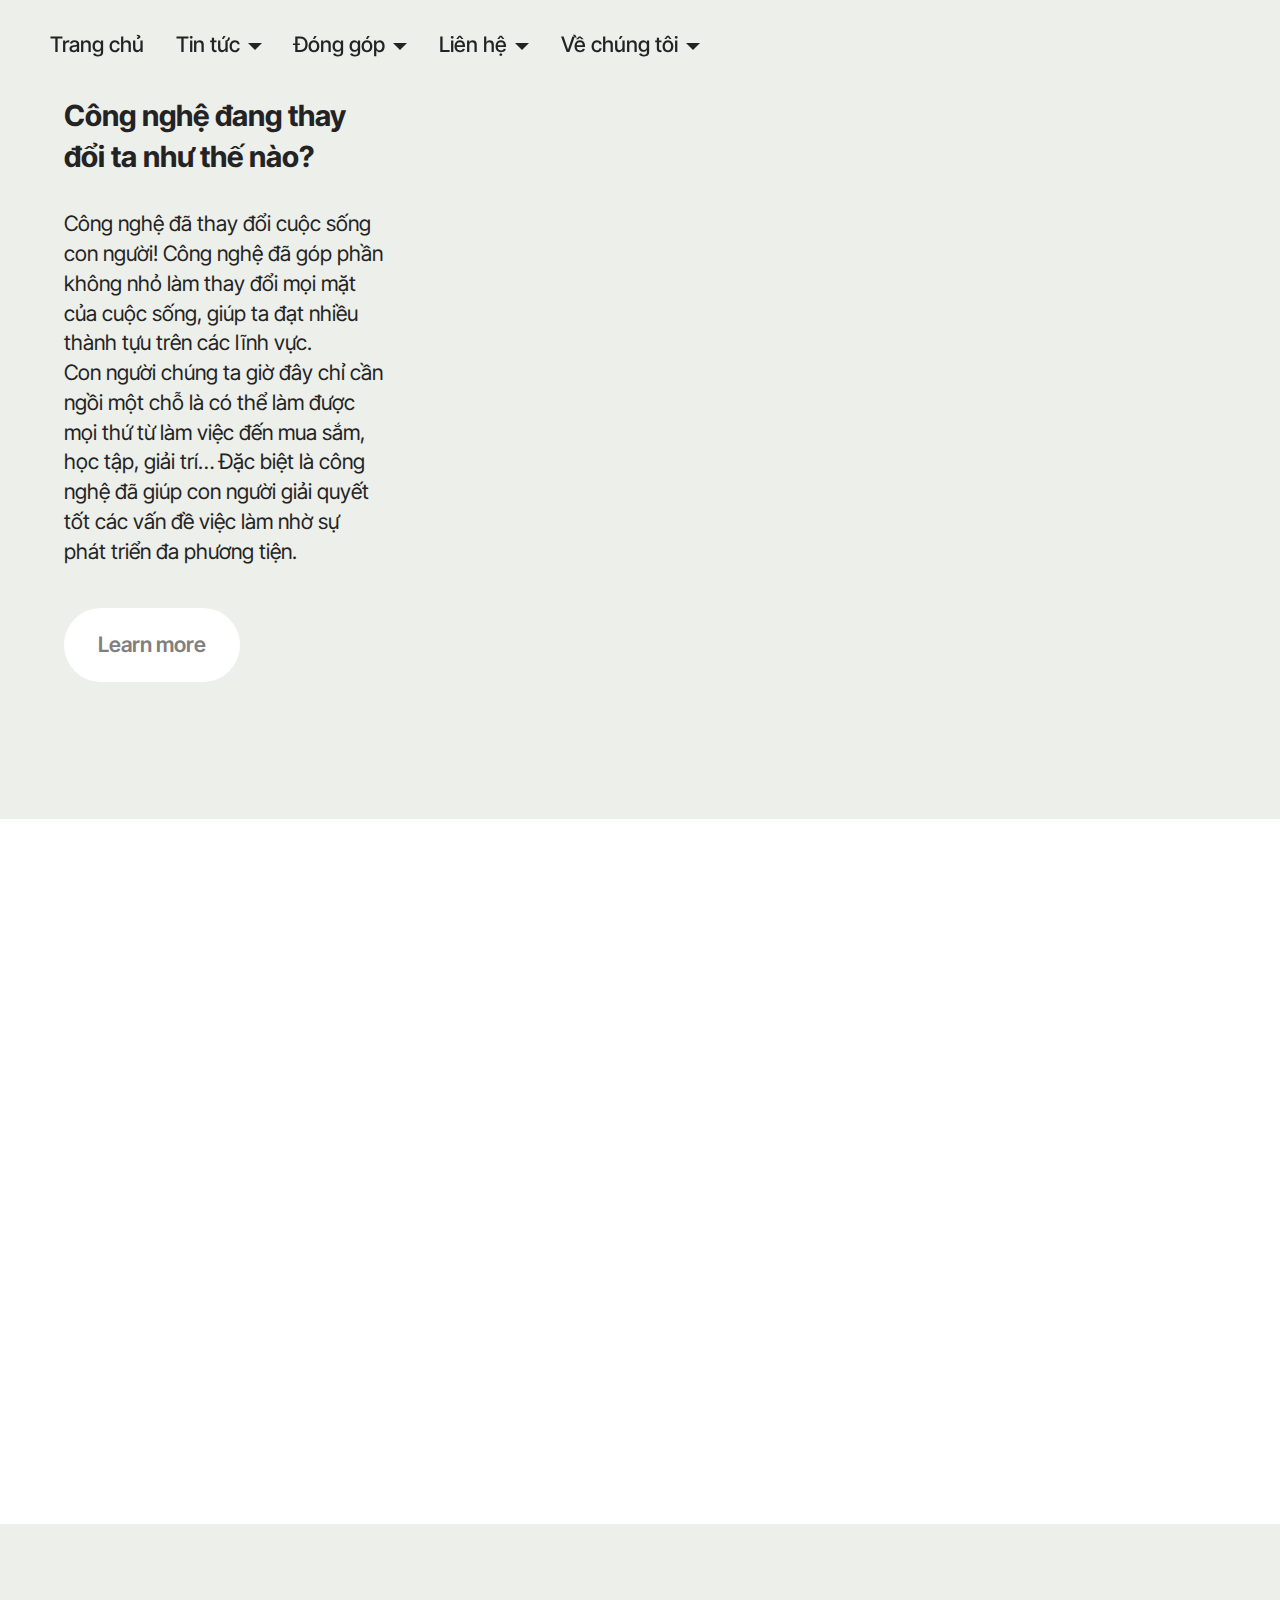
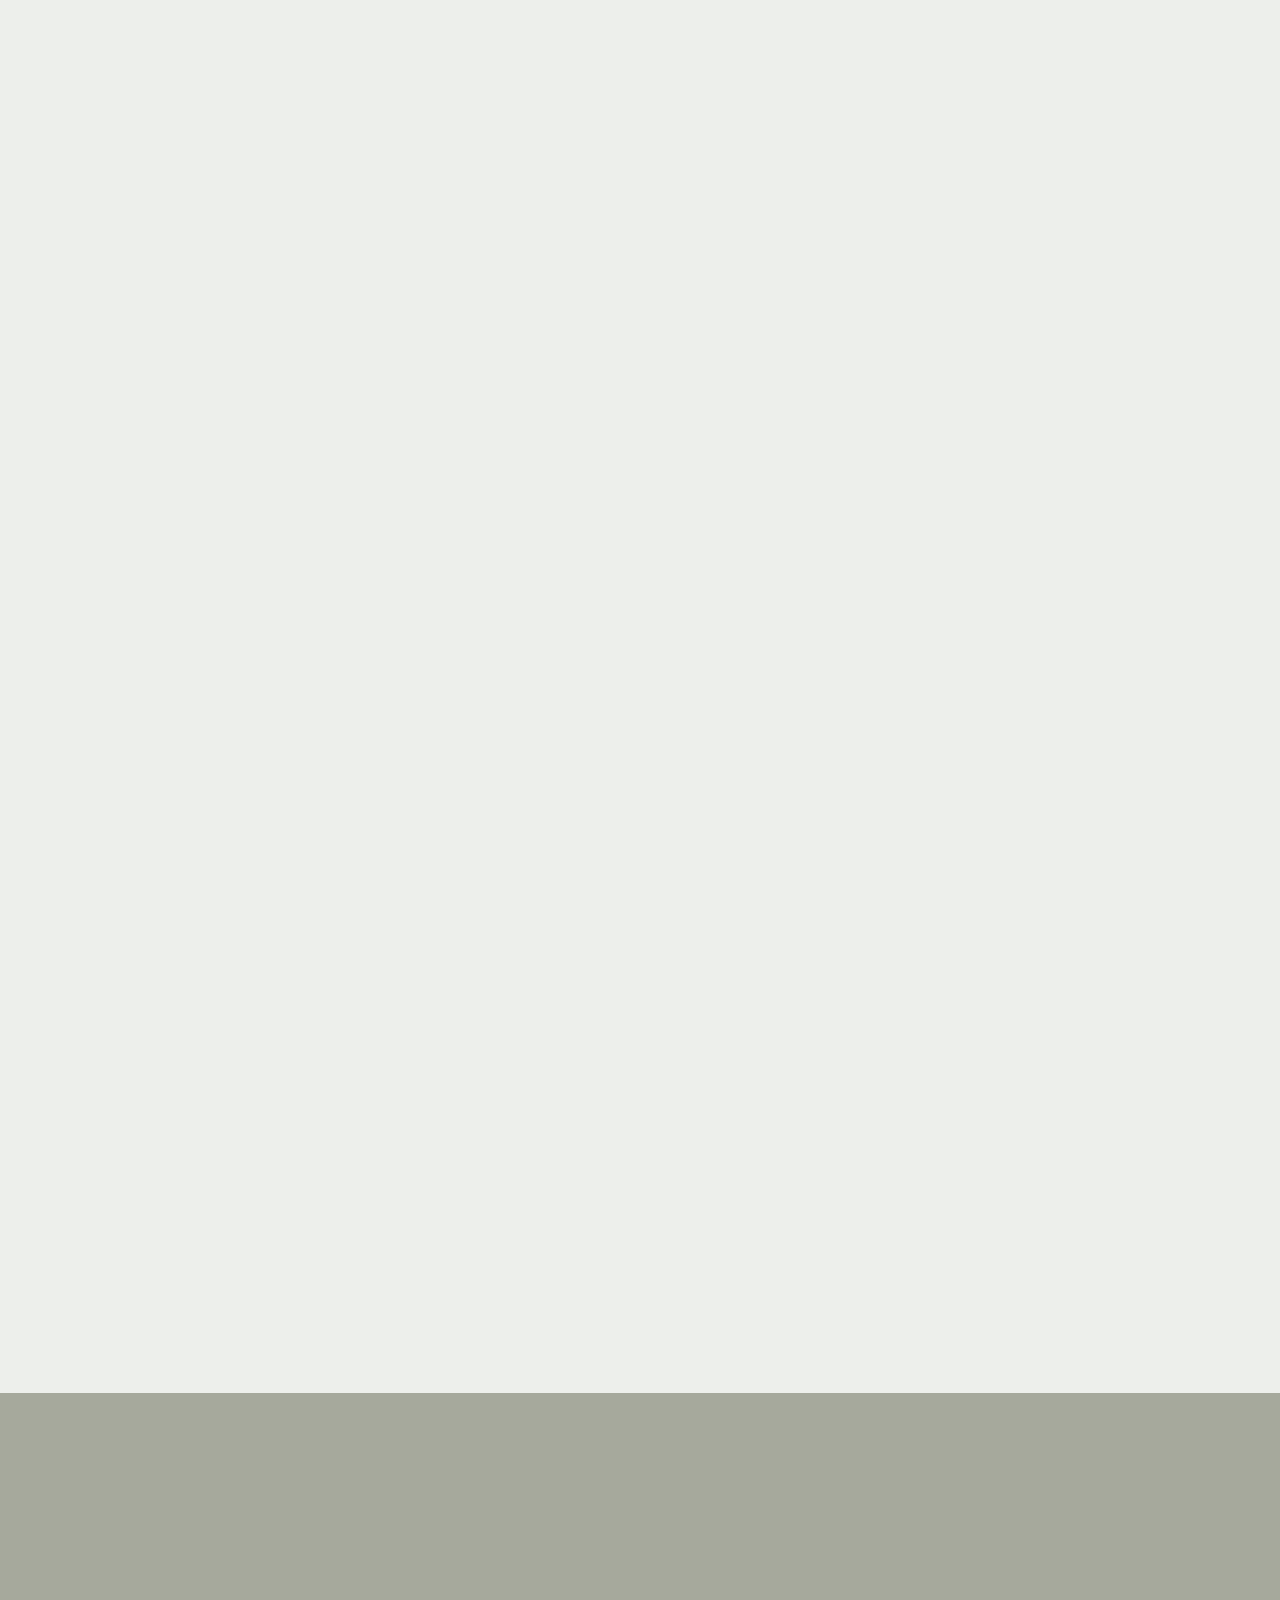
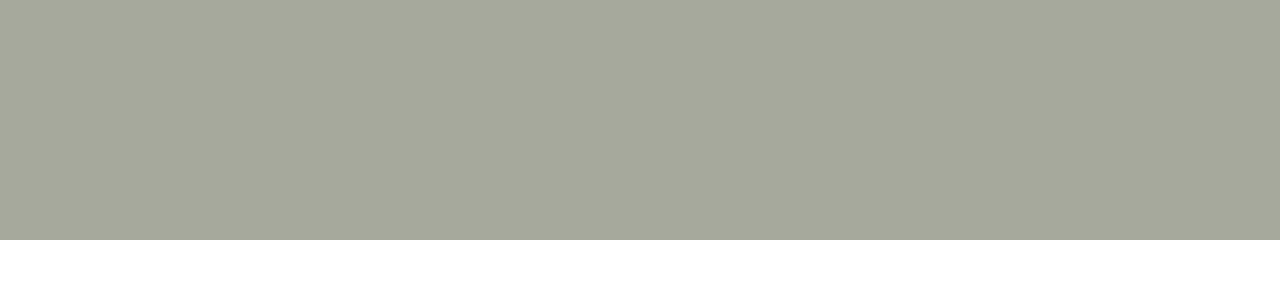
<file: page2.html>
<!DOCTYPE html>
<html  >
<head>
  <!-- Site made with Mobirise Website Builder v6.0.1, https://mobirise.com -->
  <meta charset="UTF-8">
  <meta http-equiv="X-UA-Compatible" content="IE=edge">
  <meta name="generator" content="Mobirise v6.0.1, mobirise.com">
  <meta name="viewport" content="width=device-width, initial-scale=1, minimum-scale=1">
  <link rel="shortcut icon" href="assets/images/logo.png" type="image/x-icon">
  <meta name="description" content="">
  
  
  <title>Page 2</title>
  <link rel="stylesheet" href="assets/web/assets/mobirise-icons2/mobirise2.css">
  <link rel="stylesheet" href="assets/bootstrap/css/bootstrap.min.css">
  <link rel="stylesheet" href="assets/bootstrap/css/bootstrap-grid.min.css">
  <link rel="stylesheet" href="assets/bootstrap/css/bootstrap-reboot.min.css">
  <link rel="stylesheet" href="assets/animatecss/animate.css">
  <link rel="stylesheet" href="assets/dropdown/css/style.css">
  <link rel="stylesheet" href="assets/socicon/css/styles.css">
  <link rel="stylesheet" href="assets/theme/css/style.css">
  <link rel="preload" href="https://fonts.googleapis.com/css?family=Inter+Tight:100,200,300,400,500,600,700,800,900,100i,200i,300i,400i,500i,600i,700i,800i,900i&display=swap" as="style" onload="this.onload=null;this.rel='stylesheet'">
  <noscript><link rel="stylesheet" href="https://fonts.googleapis.com/css?family=Inter+Tight:100,200,300,400,500,600,700,800,900,100i,200i,300i,400i,500i,600i,700i,800i,900i&display=swap"></noscript>
  <link rel="preload" as="style" href="assets/mobirise/css/mbr-additional.css?v=xciJFO"><link rel="stylesheet" href="assets/mobirise/css/mbr-additional.css?v=xciJFO" type="text/css">

  
  
  
</head>
<body>
  
  <section data-bs-version="5.1" class="menu menu6 cid-uEOWHMjuo7" once="menu" id="menu06-2c">
	

	<nav class="navbar navbar-dropdown opacityScroll navbar-fixed-top navbar-expand-lg">
		<div class="container">
			<div class="navbar-brand">
				
				
			</div>
			<button class="navbar-toggler" type="button" data-toggle="collapse" data-bs-toggle="collapse" data-target="#navbarSupportedContent" data-bs-target="#navbarSupportedContent" aria-controls="navbarNavAltMarkup" aria-expanded="false" aria-label="Toggle navigation">
				<div class="hamburger">
					<span></span>
					<span></span>
					<span></span>
					<span></span>
				</div>
			</button>
			<div class="collapse navbar-collapse opacityScroll" id="navbarSupportedContent">
				<ul class="navbar-nav nav-dropdown nav-right navbar-nav-top-padding" data-app-modern-menu="true"><li class="nav-item">
						<a class="nav-link link text-black display-4" href="https://mobiri.se">Trang chủ</a>
					</li>
					<li class="nav-item dropdown">
						<a class="nav-link link text-black dropdown-toggle display-4" href="https://mobiri.se" aria-expanded="false" data-toggle="dropdown-submenu" data-bs-toggle="dropdown" data-bs-auto-close="outside">Tin tức</a><div class="dropdown-menu" aria-labelledby="dropdown-890"><a class="text-black dropdown-item text-primary display-4" href="page1.html">Tuyển sinh Bách Khoa Hà Nội</a><a class="text-black dropdown-item text-primary display-4" href="page2.html">Tương lai ngành kỹ thuật</a><a class="text-black dropdown-item display-4" href="https://mobiri.se">Khoa học và đời sống</a><a class="text-black dropdown-item text-primary display-4" href="page4.html">Đếm ngược đến kỳ thi THPT Quốc gia</a></div>
					</li><li class="nav-item dropdown open"><a class="nav-link link text-black dropdown-toggle display-4" href="https://mobiri.se" data-toggle="dropdown-submenu" data-bs-toggle="dropdown" data-bs-auto-close="outside" aria-expanded="true">Đóng góp</a><div class="dropdown-menu" aria-labelledby="dropdown-278"><a class="text-black dropdown-item text-primary display-4" href="page3.html">Khảo sát</a></div></li>
					<li class="nav-item dropdown">
						<a class="nav-link link text-black dropdown-toggle display-4" href="https://mobiri.se" data-toggle="dropdown-submenu" data-bs-toggle="dropdown" data-bs-auto-close="outside" aria-expanded="false">Liên hệ</a><div class="dropdown-menu" aria-labelledby="dropdown-516"><a class="text-black dropdown-item display-4" href="https://mobiri.se">Thông tin liên hệ</a><a class="text-black dropdown-item display-4" href="https://mobiri.se">Mạng xã hội</a></div>
					</li><li class="nav-item dropdown"><a class="nav-link link text-black dropdown-toggle display-4" href="https://mobiri.se" data-toggle="dropdown-submenu" data-bs-toggle="dropdown" data-bs-auto-close="outside" aria-expanded="false">Về chúng tôi</a><div class="dropdown-menu" aria-labelledby="dropdown-566"><a class="text-black show dropdown-item display-4" href="https://mobiri.se">Quan điểm về công nghệ</a></div></li></ul>
				
				
			</div>
		</div>
	</nav>
</section>

<section data-bs-version="5.1" class="header4 cid-uEVGJB5fJP" id="header04-2e">
	

	
	

	<div class="container-fluid">
		<div class="row justify-content-center">
			<div class="col-12 col-md">
				<div class="text-wrapper">
					<h2 class="mbr-section-title mb-4 mbr-fonts-style display-5">
						<strong>Công nghệ đang thay đổi ta như thế nào?</strong></h2>
					<p class="mbr-text mb-4 mbr-fonts-style display-7">Công nghệ đã thay đổi cuộc sống con người! Công nghệ đã góp phần không nhỏ làm thay đổi mọi mặt của cuộc sống, giúp ta đạt nhiều thành tựu trên các lĩnh vực.
<br>Con người chúng ta giờ đây chỉ cần ngồi một chỗ là có thể làm được mọi thứ từ làm việc đến mua sắm, học tập, giải trí… Đặc biệt là công nghệ đã giúp con người giải quyết tốt các vấn đề việc làm nhờ sự phát triển đa phương tiện.</p>
					<div class="mbr-section-btn mb-4">
						<a class="btn btn-primary display-7" href="https://mobiri.se">Learn more</a>
					</div>
				</div>
			</div>
			<div class="mbr-figure col-12 col-md-8"><iframe class="mbr-embedded-video" src="https://www.youtube.com/embed/-uUULJBKC6g?rel=0&amp;amp;mute=1&amp;showinfo=0&amp;autoplay=1&amp;loop=1&amp;playlist=-uUULJBKC6g" width="1280" height="720" frameborder="0" allowfullscreen></iframe></div>
		</div>
	</div>
</section>

<section data-bs-version="5.1" class="start article2 cid-uEVGSEvfSi" id="article02-2f">
	

	
	

	<div class="container">
		<div class="row justify-content-center">
			<div class="col-12 col-md-12 col-lg-6 image-wrapper">
				<img class="w-100" src="assets/images/download-6-.png-275x183.png" alt="Mobirise Website Builder">
			</div>
			<div class="col-12 col-md-12 col-lg">
				<div class="text-wrapper align-left">
					<h1 class="mbr-section-title mbr-fonts-style mb-4 display-2">
						<strong>Tương lai kỹ thuật máy tính</strong></h1>
					<p class="mbr-text align-left mbr-fonts-style mb-4 display-7">
					Bạn đang nuôi dưỡng đam mê với lĩnh vực kỹ thuật và muốn tìm kiếm một ngành học “hot” với tiềm năng phát triển lớn trong tương lai? Dưới đây là danh sách top 5 ngành kỹ thuật có tương lai được Trường Đại học Thành Đô dự báo sẽ phát triển mạnh mẽ trong thời gian tới.
					</p>
					<div class="mbr-section-btn align-left mt-3"><a class="btn btn-success-outline display-7" href="https://thanhdo.edu.vn/05-nganh-ky-thuat-co-tiem-nang-phat-trien-trong-tuong-lai">Get started</a></div>
				</div>
			</div>
		</div>
	</div>
</section>

<section data-bs-version="5.1" class="people01 cid-uEVGWXxX20" id="people01-2g">
  

  

  <div class="container">
    <div class="row">
      <div class="col-lg-5 mb-5">
        <h3 class="mbr-section-maintitle mbr-fonts-style mb-4 display-2"><strong>Nghề tham khảo</strong></h3>
        

        
      </div>

      <div class="col-lg-7">
        <div class="item features-without-image">
          <div class="item-wrapper">
            <div class="row align-items-center">
              <div class="col-md-7">
                <div class="align-left">
                  <h3 class="mbr-section-title mbr-fonts-style mb-2 display-5"><strong>Kỹ sư bán dẫn</strong></h3>
                  <h4 class="mbr-section-subtitle mbr-fonts-style mb-3 display-7">Ngành công nghiệp bán dẫn hay thiết kế chip đang trở thành tâm điểm thu hút nghề nghiệp. Tuy nhiên, để trở thành một kỹ sư bán dẫn bắt đầu từ đâu vẫn là thắc mắc chung.</h4>
                  <p class="mbr-section-text mbr-fonts-style mb-0 display-7">
                    Full-time<br>
                  </p>
                </div>
              </div>

              <div class="col-md-5">
                <div class="mbr-section-btn align-right"><a class="btn btn-black display-7" href="https://thanhnien.vn/con-duong-tro-thanh-ky-su-nganh-ban-dan-bat-dau-tu-dau-185240418202119224.htm"><strong>Read
                      more</strong></a></div>
              </div>
            </div>
          </div>
        </div>
        <div class="item features-without-image">
          <div class="item-wrapper">
            <div class="row align-items-center">
              <div class="col-md-7">
                <div class="align-left">
                  <h3 class="mbr-section-title mbr-fonts-style mb-2 display-5">
                    <strong>Kỹ sư tự động hóa</strong></h3>
                  <h4 class="mbr-section-subtitle mbr-fonts-style mb-3 display-7">Công nghệ tự động hóa giúp các doanh nghiệp nâng cao năng suất sản xuất và cải thiện độ chính xác trong quá trình vận hành. Trước nhu cầu tự động hóa ngày càng cao, các doanh nghiệp đang đẩy mạnh tuyển dụng Kỹ sư tự động hóa có trình độ chuyên môn cao để thiết kế, lập trình và triển khai các hệ thống điều khiển tự động.&nbsp;</h4>
                  <p class="mbr-section-text mbr-fonts-style mb-0 display-7">
                    Full-time<br>
                  </p>
                </div>
              </div>

              <div class="col-md-5">
                <div class="mbr-section-btn align-right"><a class="btn btn-black display-7" href="https://www.topcv.vn/ky-su-tu-dong-hoa-la-gi#:~:text=K%E1%BB%B9%20s%C6%B0%20t%E1%BB%B1%20%C4%91%E1%BB%99ng%20h%C3%B3a%20(Automation%20Engineer)%20l%C3%A0%20ng%C6%B0%E1%BB%9Di%20thi%E1%BA%BFt,h%E1%BB%87%20th%E1%BB%91ng%20t%E1%BB%B1%20%C4%91%E1%BB%99ng%20h%C3%B3a."><strong>Read
                      more</strong></a></div>
              </div>
            </div>
          </div>
        </div>
        <div class="item features-without-image">
          <div class="item-wrapper">
            <div class="row align-items-center">
              <div class="col-md-7">
                <div class="align-left">
                  <h3 class="mbr-section-title mbr-fonts-style mb-2 display-5">
                    <strong>An ninh mạng</strong></h3>
                  <h4 class="mbr-section-subtitle mbr-fonts-style mb-3 display-7">An ninh mạng (cybersecurity), an ninh máy tính (computer security), bảo mật công nghệ thông tin (IT security) là việc bảo vệ hệ thống mạng máy tính khỏi các hành vi trộm cắp hoặc làm tổn hại đến phần cứng, phần mềm và các dữ liệu, cũng như các nguyên nhân dẫn đến sự gián đoạn, chuyển lệch hướng của các dịch vụ hiện đang được được cung cấp.</h4>
                  <p class="mbr-section-text mbr-fonts-style mb-0 display-7">
                    Full-time<br>
                  </p>
                </div>
              </div>

              <div class="col-md-5">
                <div class="mbr-section-btn align-right"><a class="btn btn-black display-7" href="https://vi.wikipedia.org/wiki/An_ninh_m%E1%BA%A1ng"><strong>Read
                      more</strong></a></div>
              </div>
            </div>
          </div>
        </div>
      </div>
    </div>
  </div>
</section>

<section data-bs-version="5.1" class="footer3 cid-uEP5oXRkBj" once="footers" id="footer03-2d">

        

    

    <div class="container">
        <div class="row">
            <div class="row-links">
                <ul class="header-menu">
                  
                  
                  
                  
                <li class="header-menu-item mbr-fonts-style display-5"><strong>Trang chủ</strong></li><li class="header-menu-item mbr-fonts-style display-5"><strong>Tin tức</strong></li><li class="header-menu-item mbr-fonts-style display-5"><strong>Góp ý</strong></li><li class="header-menu-item mbr-fonts-style display-5"><strong>Về chúng tôi</strong></li><li class="header-menu-item mbr-fonts-style display-5"><strong>Liên hệ</strong></li></ul>
              </div>

            <div class="col-12 mt-4">
                <div class="social-row">
                    <div class="soc-item">
                        <a href="https://www.facebook.com/phys225/" target="_blank">
                            <span class="mbr-iconfont display-7 socicon-facebook socicon"></span>
                        </a>
                    </div>
                    <div class="soc-item">
                        <a href="https://x.com/elonmusk?ref_src=twsrc%5Egoogle%7Ctwcamp%5Eserp%7Ctwgr%5Eauthor" target="_blank">
                            <span class="mbr-iconfont socicon-twitter socicon"></span>
                        </a>
                    </div>
                    <div class="soc-item">
                        <a href="https://www.instagram.com/cristiano/" target="_blank">
                            <span class="mbr-iconfont socicon-instagram socicon"></span>
                        </a>
                    </div>
                    <div class="soc-item">
                        <a href="https://www.youtube.com/c/ISHOWSPEED" target="_blank">
                            <span class="mbr-iconfont socicon-youtube socicon"></span>
                        </a>
                    </div>
                    <div class="soc-item">
                        <a href="https://mobiri.se/" target="_blank">
                            <span class="mbr-iconfont socicon socicon-twitch"></span>
                        </a>
                    </div>
                </div>
            </div>
            <div class="col-12 mt-5">
                <p class="mbr-fonts-style copyright display-7">
                    © Copyright 2025 12 Lý- All Rights Reserved
                </p>
            </div>
        </div>
    </div>
</section><section class="display-7" style="padding: 0;align-items: center;justify-content: center;flex-wrap: wrap;    align-content: center;display: flex;position: relative;height: 4rem;"><a href="https://mobiri.se/" style="flex: 1 1;height: 4rem;position: absolute;width: 100%;z-index: 1;"><img alt="" style="height: 4rem;" src="[data-uri]"></a><p style="margin: 0;text-align: center;" class="display-7">&#8204;</p><a style="z-index:1" href="https://mobirise.com/builder/ai-website-creator.html">Best AI Website Creator</a></section><script src="assets/bootstrap/js/bootstrap.bundle.min.js"></script>  <script src="assets/smoothscroll/smooth-scroll.js"></script>  <script src="assets/ytplayer/index.js"></script>  <script src="assets/dropdown/js/navbar-dropdown.js"></script>  <script src="assets/theme/js/script.js"></script>  
  
  
  <input name="animation" type="hidden">
  </body>
</html>
</file>
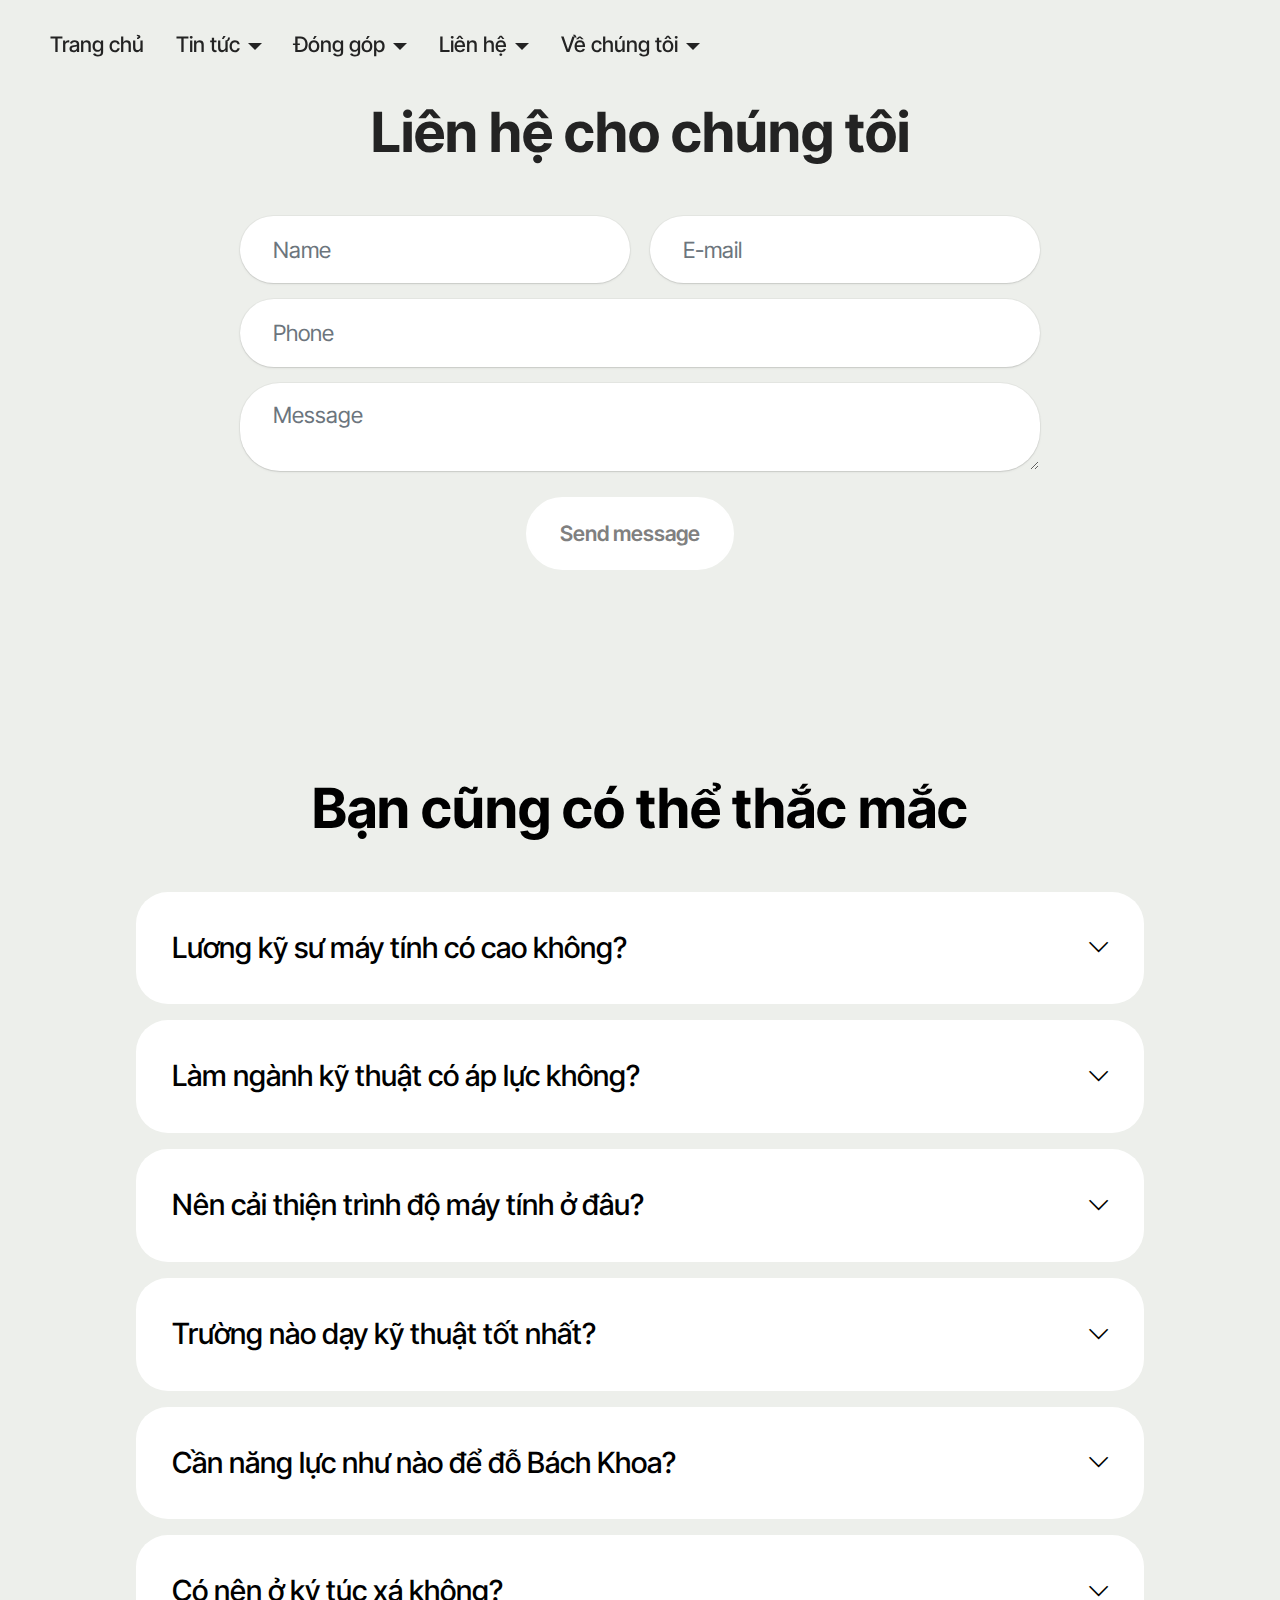
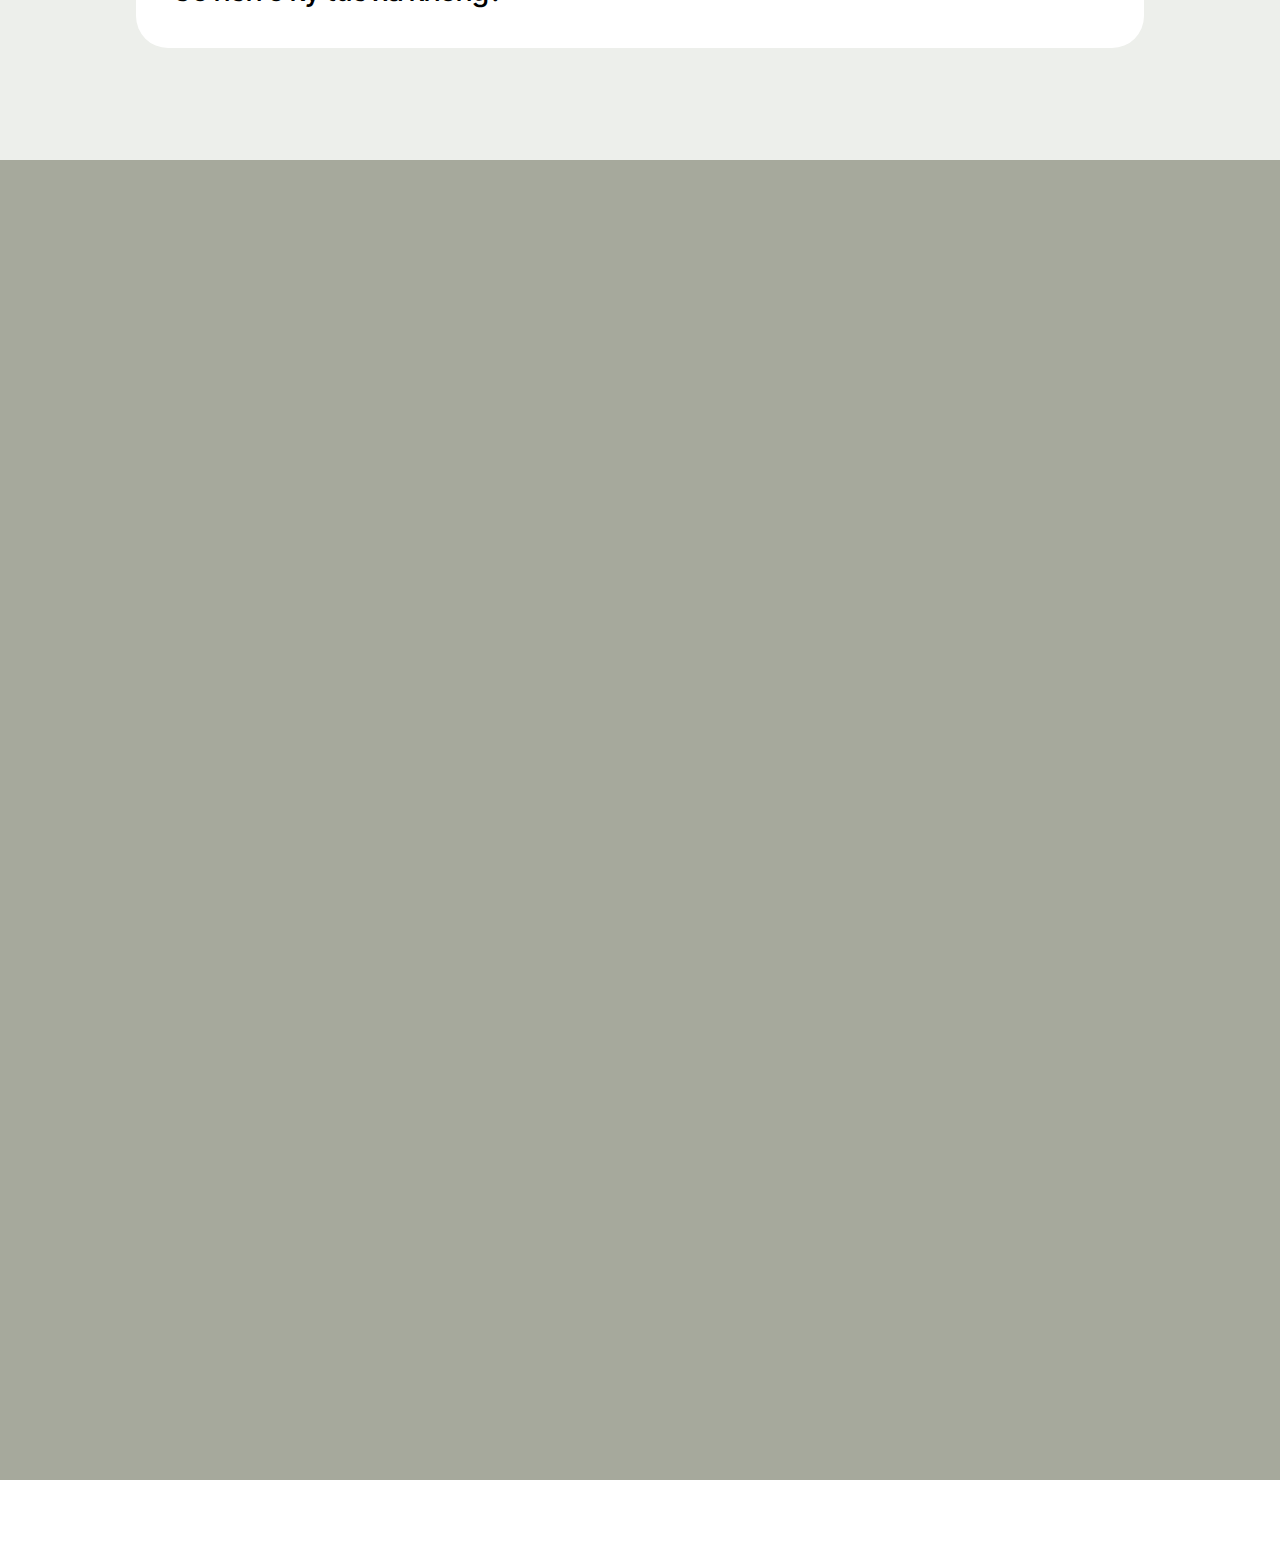
<file: page3.html>
<!DOCTYPE html>
<html  >
<head>
  <!-- Site made with Mobirise Website Builder v6.0.1, https://mobirise.com -->
  <meta charset="UTF-8">
  <meta http-equiv="X-UA-Compatible" content="IE=edge">
  <meta name="generator" content="Mobirise v6.0.1, mobirise.com">
  <meta name="viewport" content="width=device-width, initial-scale=1, minimum-scale=1">
  <link rel="shortcut icon" href="assets/images/logo.png" type="image/x-icon">
  <meta name="description" content="">
  
  
  <title>Page 3</title>
  <link rel="stylesheet" href="assets/web/assets/mobirise-icons2/mobirise2.css">
  <link rel="stylesheet" href="assets/bootstrap/css/bootstrap.min.css">
  <link rel="stylesheet" href="assets/bootstrap/css/bootstrap-grid.min.css">
  <link rel="stylesheet" href="assets/bootstrap/css/bootstrap-reboot.min.css">
  <link rel="stylesheet" href="assets/animatecss/animate.css">
  <link rel="stylesheet" href="assets/dropdown/css/style.css">
  <link rel="stylesheet" href="assets/socicon/css/styles.css">
  <link rel="stylesheet" href="assets/theme/css/style.css">
  <link rel="preload" href="https://fonts.googleapis.com/css?family=Inter+Tight:100,200,300,400,500,600,700,800,900,100i,200i,300i,400i,500i,600i,700i,800i,900i&display=swap" as="style" onload="this.onload=null;this.rel='stylesheet'">
  <noscript><link rel="stylesheet" href="https://fonts.googleapis.com/css?family=Inter+Tight:100,200,300,400,500,600,700,800,900,100i,200i,300i,400i,500i,600i,700i,800i,900i&display=swap"></noscript>
  <link rel="preload" as="style" href="assets/mobirise/css/mbr-additional.css?v=6co5TO"><link rel="stylesheet" href="assets/mobirise/css/mbr-additional.css?v=6co5TO" type="text/css">

  
  
  
</head>
<body>
  
  <section data-bs-version="5.1" class="menu menu6 cid-uEOWHMjuo7" once="menu" id="menu06-2h">
	

	<nav class="navbar navbar-dropdown opacityScroll navbar-fixed-top navbar-expand-lg">
		<div class="container">
			<div class="navbar-brand">
				
				
			</div>
			<button class="navbar-toggler" type="button" data-toggle="collapse" data-bs-toggle="collapse" data-target="#navbarSupportedContent" data-bs-target="#navbarSupportedContent" aria-controls="navbarNavAltMarkup" aria-expanded="false" aria-label="Toggle navigation">
				<div class="hamburger">
					<span></span>
					<span></span>
					<span></span>
					<span></span>
				</div>
			</button>
			<div class="collapse navbar-collapse opacityScroll" id="navbarSupportedContent">
				<ul class="navbar-nav nav-dropdown nav-right navbar-nav-top-padding" data-app-modern-menu="true"><li class="nav-item">
						<a class="nav-link link text-black display-4" href="https://mobiri.se">Trang chủ</a>
					</li>
					<li class="nav-item dropdown">
						<a class="nav-link link text-black dropdown-toggle display-4" href="https://mobiri.se" aria-expanded="false" data-toggle="dropdown-submenu" data-bs-toggle="dropdown" data-bs-auto-close="outside">Tin tức</a><div class="dropdown-menu" aria-labelledby="dropdown-890"><a class="text-black dropdown-item text-primary display-4" href="page1.html">Tuyển sinh Bách Khoa Hà Nội</a><a class="text-black dropdown-item text-primary display-4" href="page2.html">Tương lai ngành kỹ thuật</a><a class="text-black dropdown-item display-4" href="https://mobiri.se">Khoa học và đời sống</a><a class="text-black dropdown-item text-primary display-4" href="page4.html">Đếm ngược đến kỳ thi THPT Quốc gia</a></div>
					</li><li class="nav-item dropdown"><a class="nav-link link text-black dropdown-toggle display-4" href="https://mobiri.se" data-toggle="dropdown-submenu" data-bs-toggle="dropdown" data-bs-auto-close="outside" aria-expanded="true">Đóng góp</a><div class="dropdown-menu" aria-labelledby="dropdown-278"><a class="text-black dropdown-item text-primary display-4" href="page3.html">Khảo sát</a></div></li>
					<li class="nav-item dropdown">
						<a class="nav-link link text-black dropdown-toggle display-4" href="https://mobiri.se" data-toggle="dropdown-submenu" data-bs-toggle="dropdown" data-bs-auto-close="outside" aria-expanded="false">Liên hệ</a><div class="dropdown-menu" aria-labelledby="dropdown-516"><a class="text-black dropdown-item display-4" href="https://mobiri.se">Thông tin liên hệ</a><a class="text-black dropdown-item display-4" href="https://mobiri.se">Mạng xã hội</a></div>
					</li><li class="nav-item dropdown"><a class="nav-link link text-black dropdown-toggle display-4" href="https://mobiri.se" data-toggle="dropdown-submenu" data-bs-toggle="dropdown" data-bs-auto-close="outside" aria-expanded="false">Về chúng tôi</a><div class="dropdown-menu" aria-labelledby="dropdown-566"><a class="text-black show dropdown-item display-4" href="https://mobiri.se">Quan điểm về công nghệ</a></div></li></ul>
				
				
			</div>
		</div>
	</nav>
</section>

<section data-bs-version="5.1" class="form5 cid-uEVIDBJY2Q" id="form02-2j">
    
    
    <div class="container">
        <div class="row justify-content-center">
            <div class="col-12 content-head">
                <div class="mbr-section-head mb-5">
                    <h3 class="mbr-section-title mbr-fonts-style align-center mb-0 display-2">
                        <strong>Liên hệ cho chúng tôi</strong></h3>
                    
                </div>
            </div>
        </div>
        <div class="row justify-content-center">
            <div class="col-lg-8 mx-auto mbr-form" data-form-type="formoid">
                <form action="https://mobirise.eu/" method="POST" class="mbr-form form-with-styler" data-form-title="Form Name"><input type="hidden" name="email" data-form-email="true" value="NHjcq8813aVr+d7gVnZ7PuXPLbVZK/TJm6w3xbXW7iCSYx8Skkmo8ojs4oGB7LLBvhjQdGDLXL7qTb+Wj1Vzpvxvhl8vUam1MzBxUG4ryZQad4jfsjCmu5vPh7WsuEmO">
                    <div class="row">
                        <div hidden="hidden" data-form-alert="" class="alert alert-success col-12">Thanks for filling out the form!</div>
                        <div hidden="hidden" data-form-alert-danger="" class="alert alert-danger col-12">
                            Oops...! some problem!
                        </div>
                    </div>
                    <div class="dragArea row">
                        <div class="col-md col-sm-12 form-group mb-3" data-for="name">
                            <input type="text" name="name" placeholder="Name" data-form-field="name" class="form-control" value="" id="name-form02-2j">
                        </div>
                        <div class="col-md col-sm-12 form-group mb-3" data-for="email">
                            <input type="email" name="email" placeholder="E-mail" data-form-field="email" class="form-control" value="" id="email-form02-2j">
                        </div>
                        <div class="col-12 form-group mb-3" data-for="phone">
                            <input type="tel" name="phone" placeholder="Phone" data-form-field="phone" class="form-control" value="" id="phone-form02-2j">
                        </div>
                        <div class="col-12 form-group mb-3" data-for="textarea">
                            <textarea name="textarea" placeholder="Message" data-form-field="textarea" class="form-control" id="textarea-form02-2j"></textarea>
                        </div>
                        <div class="col-lg-12 col-md-12 col-sm-12 align-center mbr-section-btn"><button type="submit" class="btn btn-primary display-7">Send message</button></div>
                    </div>
                </form>
            </div>
        </div>
    </div>
</section>

<section data-bs-version="5.1" class="list1 cid-uEVIFSIX7B" id="list01-2k">	
    
	
	<div class="container">
		<div class="row justify-content-center">
			<div class="col-12 col-md-12 col-lg-10 m-auto">
				<div class="content">
					<div class="row justify-content-center mb-5">
						<div class="col-12 content-head">
							<div class="mbr-section-head">
								<h4 class="mbr-section-title mbr-fonts-style align-center mb-0 display-2">
									<strong>Bạn cũng có thể thắc mắc</strong></h4>
								
							</div>
						</div>
					</div>
					<div id="bootstrap-accordion_18" class="panel-group accordionStyles accordion" role="tablist" aria-multiselectable="true">
						<div class="card">
							<div class="card-header" role="tab" id="headingOne">
								<a role="button" class="panel-title collapsed" data-toggle="collapse" data-bs-toggle="collapse" data-core="" href="#collapse1_18" aria-expanded="false" aria-controls="collapse1">
									<h6 class="panel-title-edit mbr-semibold mbr-fonts-style mb-0 display-5">
										Lương kỹ sư máy tính có cao không?</h6>
									<span class="sign mbr-iconfont mobi-mbri-arrow-down"></span>
								</a>
							</div>
							<div id="collapse1_18" class="panel-collapse noScroll collapse" role="tabpanel" aria-labelledby="headingOne" data-parent="#accordion" data-bs-parent="#bootstrap-accordion_18">
								<div class="panel-body">
									<p class="mbr-fonts-style panel-text display-7">
										Ngành Kỹ thuật máy tính là một trong những ngành hot thu hút sự quan tâm của nhiều sinh viên. Với cơ hội việc làm rộng mở, mức lương cao sẽ giúp sinh viên có nhiều lựa chọn hơn sau khi ra trường.
									</p>
								</div>
							</div>
						</div>
						<div class="card">
							<div class="card-header" role="tab" id="headingOne">
								<a role="button" class="panel-title collapsed" data-toggle="collapse" data-bs-toggle="collapse" data-core="" href="#collapse2_18" aria-expanded="false" aria-controls="collapse2">
									<h6 class="panel-title-edit mbr-semibold mbr-fonts-style mb-0 display-5">
										Làm ngành kỹ thuật có áp lực không?</h6>
									<span class="sign mbr-iconfont mobi-mbri-arrow-down"></span>
								</a>
							</div>
							<div id="collapse2_18" class="panel-collapse noScroll collapse" role="tabpanel" aria-labelledby="headingOne" data-parent="#accordion" data-bs-parent="#bootstrap-accordion_18">
								<div class="panel-body">
									<p class="mbr-fonts-style panel-text display-7">
										Học khối ngành kỹ thuật có phải làm các công việc nặng nhọc, ngành ô tô điện chưa phát triển thì tốt nghiệp xong liệu có việc làm hay không… là những thắc mắc của các học sinh đang cân nhắc chọn ngành, nghề.
									</p>
								</div>
							</div>
						</div>
						<div class="card">
							<div class="card-header" role="tab" id="headingOne">
								<a role="button" class="panel-title collapsed" data-toggle="collapse" data-bs-toggle="collapse" data-core="" href="#collapse3_18" aria-expanded="false" aria-controls="collapse3">
									<h6 class="panel-title-edit mbr-semibold mbr-fonts-style mb-0 display-5">
										Nên cải thiện trình độ máy tính ở đâu?</h6>
									<span class="sign mbr-iconfont mobi-mbri-arrow-down"></span>
								</a>
							</div>
							<div id="collapse3_18" class="panel-collapse noScroll collapse" role="tabpanel" aria-labelledby="headingOne" data-parent="#accordion" data-bs-parent="#bootstrap-accordion_18">
								<div class="panel-body">
									<p class="mbr-fonts-style panel-text display-7">
										Học tin học văn phòng ở đâu? Chắc hẳn đây là câu hỏi mà nhiều bạn đang băn khoăn khi có mục đích tìm một khóa học tin học văn phòng phù hợp ở gần nhà bạn. Bạn đang tham khảo tìm một địa điểm trung tâm dạy tin học văn phòng uy tín, bạn đang tìm một khóa học tin học văn phòng tốt nhất. Bài viết dưới đây sẽ giúp bạn tìm hiểu được thông tin khóa học tin học văn phòng mà bạn cần cùng với các địa chỉ trung tâm đào tạo tin học văn phòng đáng để lựa chọn nhé.
									</p>
								</div>
							</div>
						</div>
						<div class="card">
							<div class="card-header" role="tab" id="headingOne">
								<a role="button" class="panel-title collapsed" data-toggle="collapse" data-bs-toggle="collapse" data-core="" href="#collapse4_18" aria-expanded="false" aria-controls="collapse4">
									<h6 class="panel-title-edit mbr-semibold mbr-fonts-style mb-0 display-5">Trường nào dạy kỹ thuật tốt nhất?</h6>
									<span class="sign mbr-iconfont mobi-mbri-arrow-down"></span>
								</a>
							</div>
							<div id="collapse4_18" class="panel-collapse noScroll collapse" role="tabpanel" aria-labelledby="headingOne" data-parent="#accordion" data-bs-parent="#bootstrap-accordion_18">
								<div class="panel-body">
									<p class="mbr-fonts-style panel-text display-7">
										Bách Khoa Hà Nội</p>
								</div>
							</div>
						</div>
						<div class="card">
							<div class="card-header" role="tab" id="headingOne">
								<a role="button" class="panel-title collapsed" data-toggle="collapse" data-bs-toggle="collapse" data-core="" href="#collapse5_18" aria-expanded="false" aria-controls="collapse5">
									<h6 class="panel-title-edit mbr-semibold mbr-fonts-style mb-0 display-5">
										Cần năng lực như nào để đỗ Bách Khoa?</h6>
									<span class="sign mbr-iconfont mobi-mbri-arrow-down"></span>
								</a>
							</div>
							<div id="collapse5_18" class="panel-collapse noScroll collapse" role="tabpanel" aria-labelledby="headingOne" data-parent="#accordion" data-bs-parent="#bootstrap-accordion_18">
								<div class="panel-body">
									<p class="mbr-fonts-style panel-text display-7">
										Năng lực học</p>
								</div>
							</div>
						</div>
						<div class="card">
							<div class="card-header" role="tab" id="headingOne">
								<a role="button" class="panel-title collapsed" data-toggle="collapse" data-bs-toggle="collapse" data-core="" href="#collapse6_18" aria-expanded="false" aria-controls="collapse6">
									<h6 class="panel-title-edit mbr-semibold mbr-fonts-style mb-0 display-5">
										Có nên ở ký túc xá không?&nbsp;</h6>
									<span class="sign mbr-iconfont mobi-mbri-arrow-down"></span>
								</a>
							</div>
							<div id="collapse6_18" class="panel-collapse noScroll collapse" role="tabpanel" aria-labelledby="headingOne" data-parent="#accordion" data-bs-parent="#bootstrap-accordion_18">
								<div class="panel-body">
									<p class="mbr-fonts-style panel-text display-7">
										Nếu có điều kiện thì không</p>
								</div>
							</div>
						</div>
					</div>
				</div>
			</div>
		</div>
	</div>
</section>

<section data-bs-version="5.1" class="slider4 mbr-embla cid-uGU2ATXJqx" id="slider04-2q">
    
    
    <div class="container-fluid">
        <div class="row mb-5 justify-content-center">
            <div class="col-12 content-head">
                <h3 class="mbr-section-title mbr-fonts-style align-center mb-0 display-2"><strong>Chuyên gia của chúng tôi</strong></h3>
                <h5 class="mbr-section-subtitle mbr-fonts-style align-center mb-0 mt-4 display-7">
                    Học sinh lớp 12 Lý</h5>
            </div>
        </div>
        <div class="row">
            <div class="col-12">
                <div class="embla position-relative" data-skip-snaps="true" data-align="center" data-contain-scroll="trimSnaps" data-loop="true" data-auto-play="true" data-auto-play-interval="7">
                    <div class="embla__viewport">
                        <div class="embla__container">
                            <div class="embla__slide slider-image item" style="margin-left: 1rem; margin-right: 1rem;">
                                <div class="slide-content">
                                    <div class="item-img">
                                        <div class="item-wrapper">
                                            <img src="assets/images/1.png-949x1280.png" alt="Mobirise Website Builder" title="" data-slide-to="0" data-bs-slide-to="0">
                                        </div>
                                    </div>
                                </div>
                            </div>
                            
                            
                            <div class="embla__slide slider-image item" style="margin-left: 1rem; margin-right: 1rem;">
                                <div class="slide-content">
                                    <div class="item-img">
                                        <div class="item-wrapper">
                                            <img src="assets/images/e9b8a9cf5017e049b906.jpg-1100x1280.jpeg" alt="Mobirise Website Builder" title="" data-slide-to="2" data-bs-slide-to="2">
                                        </div>
                                    </div>
                                </div>
                            </div><div class="embla__slide slider-image item" style="margin-left: 1rem; margin-right: 1rem;">
                                <div class="slide-content">
                                    <div class="item-img">
                                        <div class="item-wrapper">
                                            <img src="assets/images/2b9fa8a4507ce022b96d.jpg-955x960.jpg" alt="Mobirise Website Builder" title="" data-slide-to="3" data-bs-slide-to="3">
                                        </div>
                                    </div>
                                </div>
                            </div>
                            
                            <div class="embla__slide slider-image item" style="margin-left: 1rem; margin-right: 1rem;">
                            <div class="slide-content">
                                <div class="item-img">
                                    <div class="item-wrapper">
                                        <img src="assets/images/8a11932961f1d1af88e0.jpg-576x1280.jpeg" alt="Mobirise Website Builder" title="" data-slide-to="6" data-bs-slide-to="6">
                                    </div>
                                </div>
                            </div>
                            </div>
                            <div class="embla__slide slider-image item" style="margin-left: 1rem; margin-right: 1rem;">
                            <div class="slide-content">
                                <div class="item-img">
                                    <div class="item-wrapper">
                                        <img src="assets/images/gallery07.jpg" alt="Mobirise Website Builder" title="" data-slide-to="7" data-bs-slide-to="7">
                                    </div>
                                </div>
                            </div>
                            </div>
                        </div>
                    </div>
                    <button class="embla__button embla__button--prev">
                        <span class="mobi-mbri mobi-mbri-arrow-prev" aria-hidden="true"></span>
                        <span class="sr-only visually-hidden visually-hidden">Previous</span>
                    </button>
                    <button class="embla__button embla__button--next">
                        <span class="mobi-mbri mobi-mbri-arrow-next" aria-hidden="true"></span>
                        <span class="sr-only visually-hidden visually-hidden">Next</span>
                    </button>
                </div>
            </div>
        </div>
    </div>
</section>

<section data-bs-version="5.1" class="footer3 cid-uEP5oXRkBj" once="footers" id="footer03-2i">

        

    

    <div class="container">
        <div class="row">
            <div class="row-links">
                <ul class="header-menu">
                  
                  
                  
                  
                <li class="header-menu-item mbr-fonts-style display-5"><strong>Trang chủ</strong></li><li class="header-menu-item mbr-fonts-style display-5"><strong>Tin tức</strong></li><li class="header-menu-item mbr-fonts-style display-5"><strong>Góp ý</strong></li><li class="header-menu-item mbr-fonts-style display-5"><strong>Về chúng tôi</strong></li><li class="header-menu-item mbr-fonts-style display-5"><strong>Liên hệ</strong></li></ul>
              </div>

            <div class="col-12 mt-4">
                <div class="social-row">
                    <div class="soc-item">
                        <a href="https://www.facebook.com/phys225/" target="_blank">
                            <span class="mbr-iconfont display-7 socicon-facebook socicon"></span>
                        </a>
                    </div>
                    <div class="soc-item">
                        <a href="https://x.com/elonmusk?ref_src=twsrc%5Egoogle%7Ctwcamp%5Eserp%7Ctwgr%5Eauthor" target="_blank">
                            <span class="mbr-iconfont socicon-twitter socicon"></span>
                        </a>
                    </div>
                    <div class="soc-item">
                        <a href="https://www.instagram.com/cristiano/" target="_blank">
                            <span class="mbr-iconfont socicon-instagram socicon"></span>
                        </a>
                    </div>
                    <div class="soc-item">
                        <a href="https://www.youtube.com/c/ISHOWSPEED" target="_blank">
                            <span class="mbr-iconfont socicon-youtube socicon"></span>
                        </a>
                    </div>
                    <div class="soc-item">
                        <a href="https://mobiri.se/" target="_blank">
                            <span class="mbr-iconfont socicon socicon-twitch"></span>
                        </a>
                    </div>
                </div>
            </div>
            <div class="col-12 mt-5">
                <p class="mbr-fonts-style copyright display-7">
                    © Copyright 2025 12 Lý- All Rights Reserved
                </p>
            </div>
        </div>
    </div>
</section><section class="display-7" style="padding: 0;align-items: center;justify-content: center;flex-wrap: wrap;    align-content: center;display: flex;position: relative;height: 4rem;"><a href="https://mobiri.se/" style="flex: 1 1;height: 4rem;position: absolute;width: 100%;z-index: 1;"><img alt="" style="height: 4rem;" src="[data-uri]"></a><p style="margin: 0;text-align: center;" class="display-7">&#8204;</p><a style="z-index:1" href="https://mobirise.com/html-builder.html">HTML Website Generator</a></section><script src="assets/bootstrap/js/bootstrap.bundle.min.js"></script>  <script src="assets/smoothscroll/smooth-scroll.js"></script>  <script src="assets/ytplayer/index.js"></script>  <script src="assets/dropdown/js/navbar-dropdown.js"></script>  <script src="assets/mbr-switch-arrow/mbr-switch-arrow.js"></script>  <script src="assets/embla/embla.min.js"></script>  <script src="assets/embla/script.js"></script>  <script src="assets/theme/js/script.js"></script>  <script src="assets/formoid/formoid.min.js"></script>  
  
  
  <input name="animation" type="hidden">
  </body>
</html>
</file>
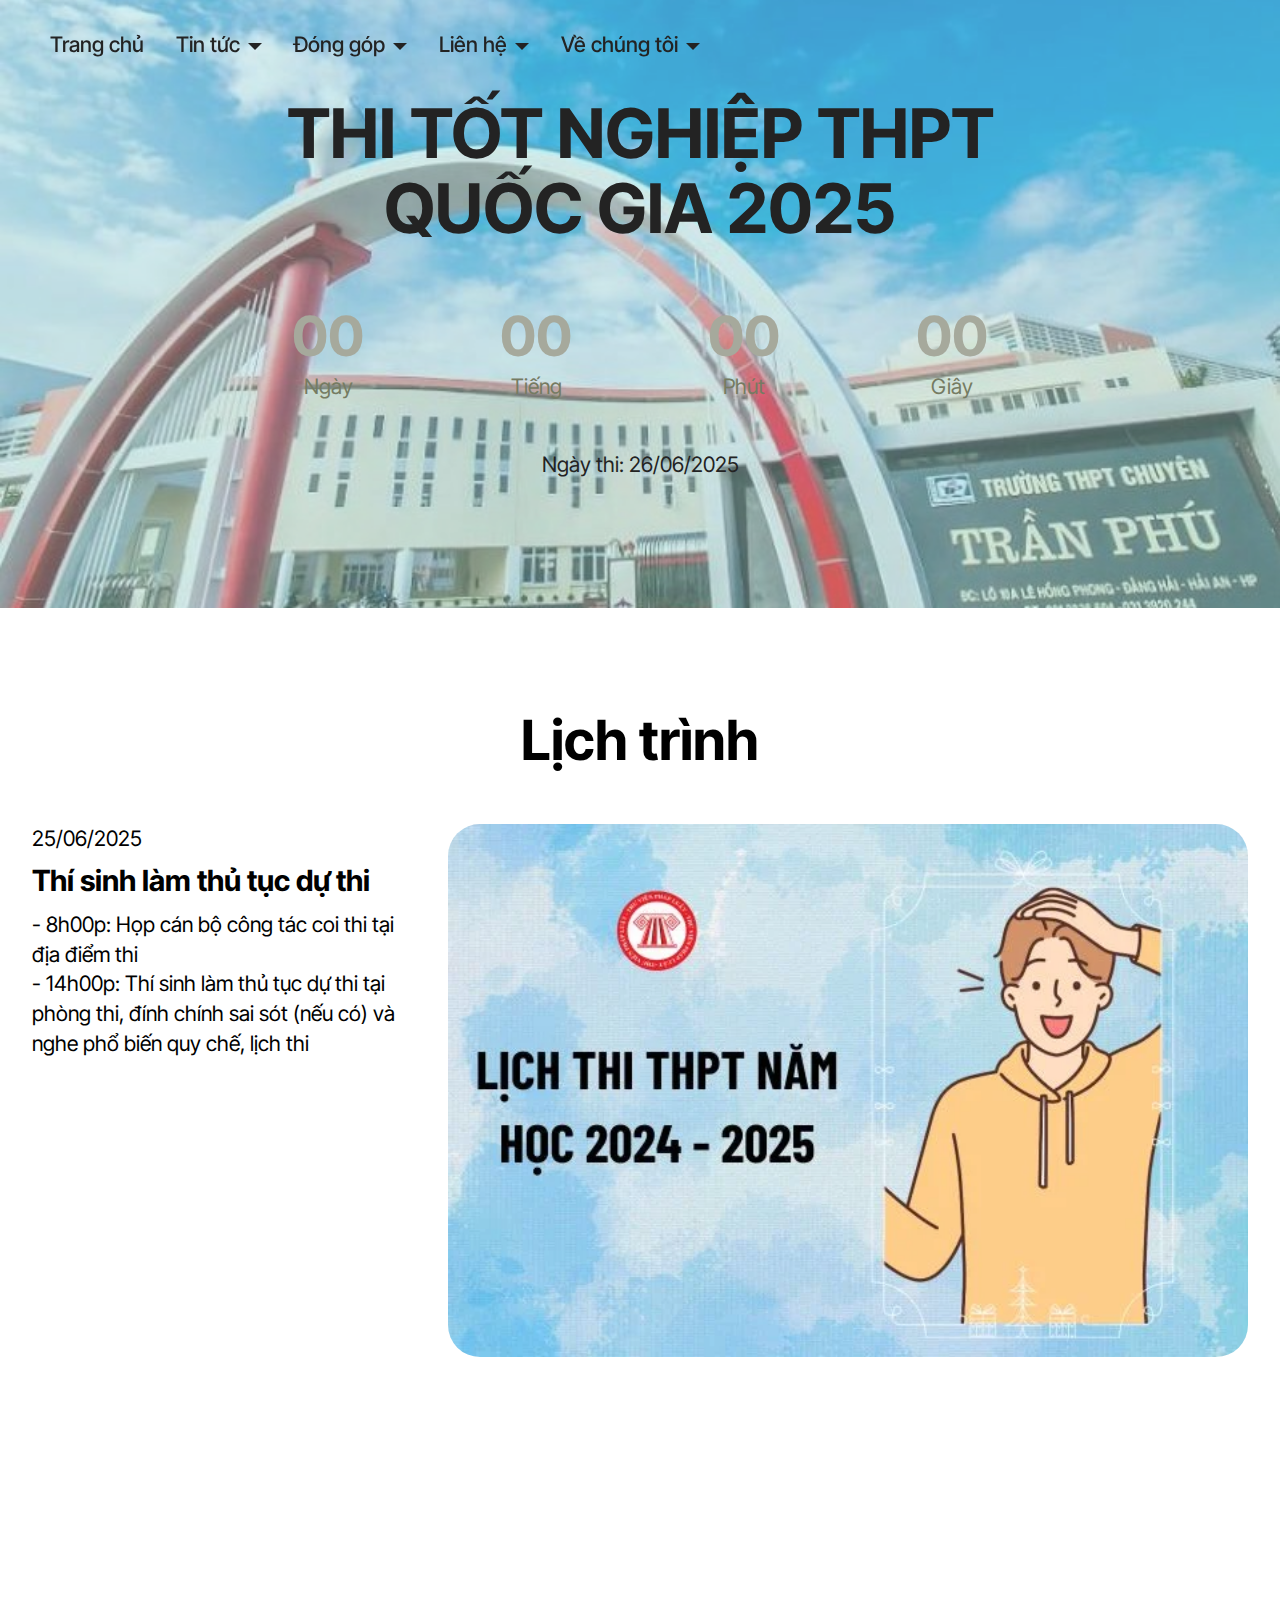
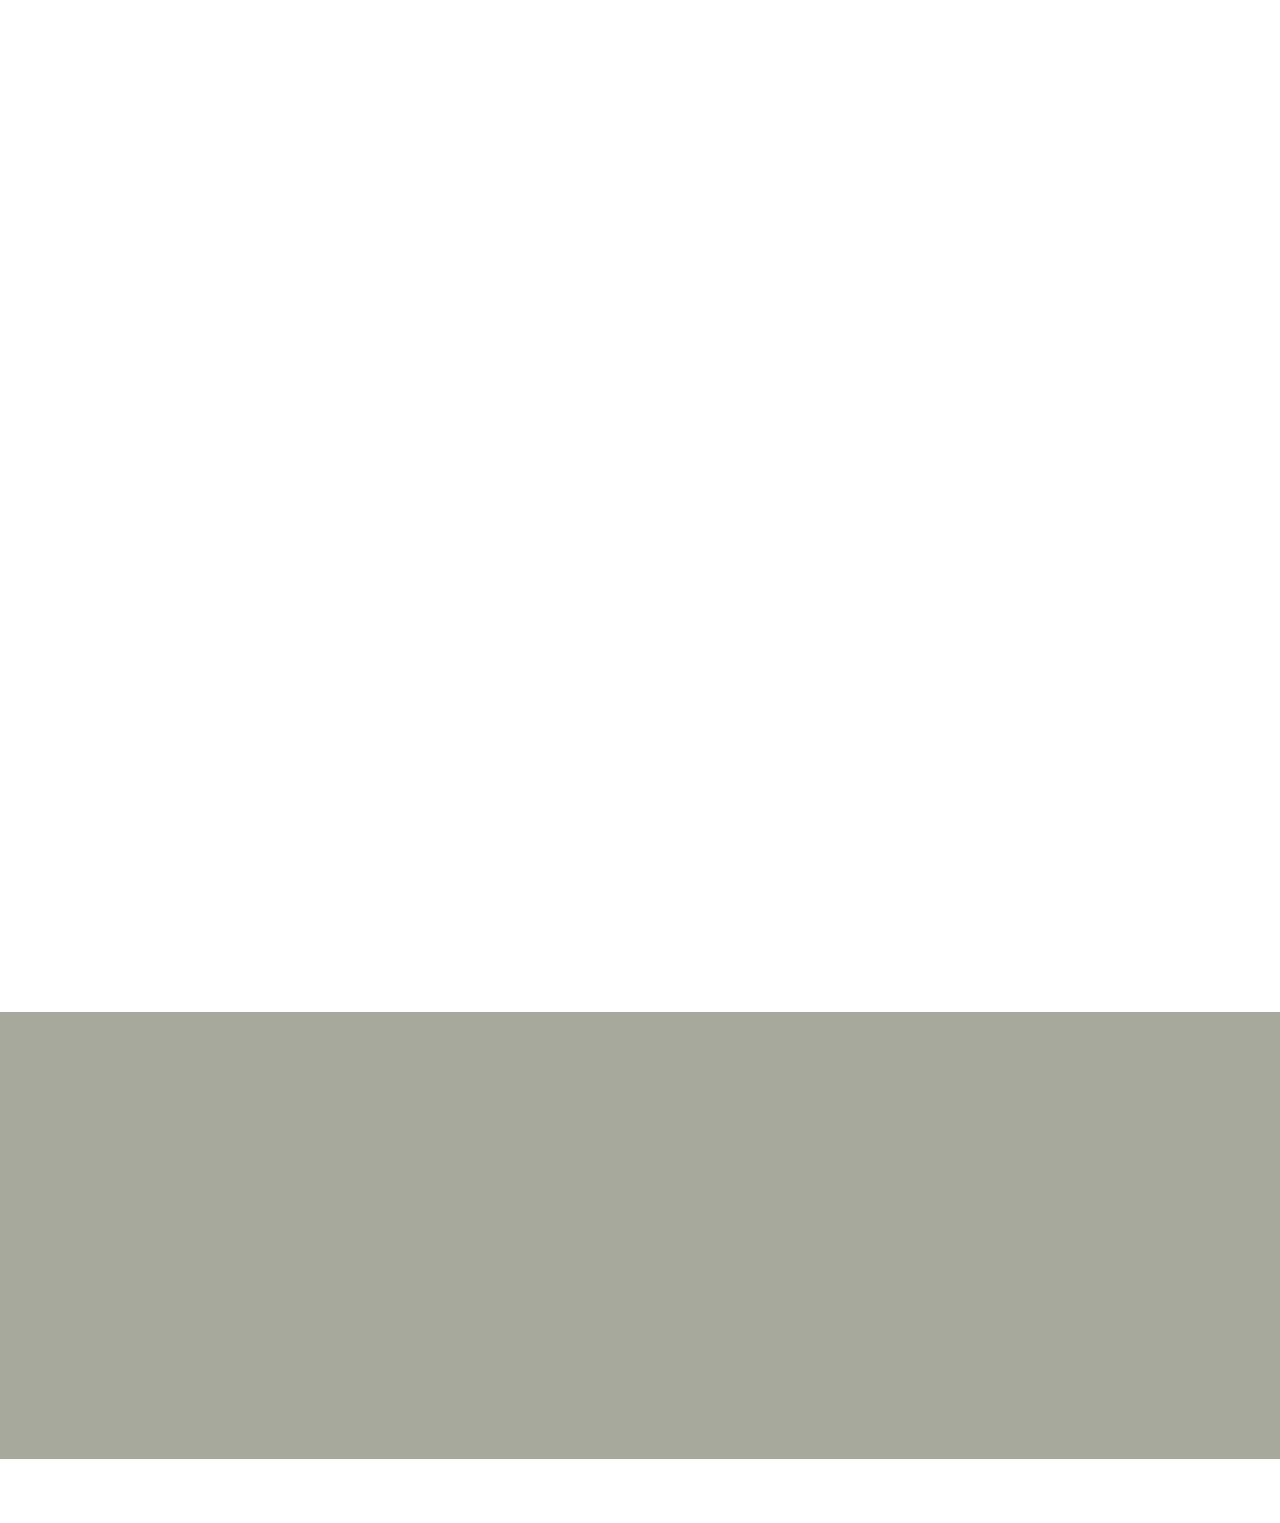
<file: page4.html>
<!DOCTYPE html>
<html  >
<head>
  <!-- Site made with Mobirise Website Builder v6.0.1, https://mobirise.com -->
  <meta charset="UTF-8">
  <meta http-equiv="X-UA-Compatible" content="IE=edge">
  <meta name="generator" content="Mobirise v6.0.1, mobirise.com">
  <meta name="viewport" content="width=device-width, initial-scale=1, minimum-scale=1">
  <link rel="shortcut icon" href="assets/images/logo.png" type="image/x-icon">
  <meta name="description" content="">
  
  
  <title>Page 4</title>
  <link rel="stylesheet" href="assets/web/assets/mobirise-icons2/mobirise2.css">
  <link rel="stylesheet" href="assets/bootstrap/css/bootstrap.min.css">
  <link rel="stylesheet" href="assets/bootstrap/css/bootstrap-grid.min.css">
  <link rel="stylesheet" href="assets/bootstrap/css/bootstrap-reboot.min.css">
  <link rel="stylesheet" href="assets/animatecss/animate.css">
  <link rel="stylesheet" href="assets/dropdown/css/style.css">
  <link rel="stylesheet" href="assets/socicon/css/styles.css">
  <link rel="stylesheet" href="assets/theme/css/style.css">
  <link rel="preload" href="https://fonts.googleapis.com/css?family=Inter+Tight:100,200,300,400,500,600,700,800,900,100i,200i,300i,400i,500i,600i,700i,800i,900i&display=swap" as="style" onload="this.onload=null;this.rel='stylesheet'">
  <noscript><link rel="stylesheet" href="https://fonts.googleapis.com/css?family=Inter+Tight:100,200,300,400,500,600,700,800,900,100i,200i,300i,400i,500i,600i,700i,800i,900i&display=swap"></noscript>
  <link rel="preload" as="style" href="assets/mobirise/css/mbr-additional.css?v=JAAQrf"><link rel="stylesheet" href="assets/mobirise/css/mbr-additional.css?v=JAAQrf" type="text/css">

  
  
  
</head>
<body>
  
  <section data-bs-version="5.1" class="menu menu6 cid-uEOWHMjuo7" once="menu" id="menu06-2l">
	

	<nav class="navbar navbar-dropdown opacityScroll navbar-fixed-top navbar-expand-lg">
		<div class="container">
			<div class="navbar-brand">
				
				
			</div>
			<button class="navbar-toggler" type="button" data-toggle="collapse" data-bs-toggle="collapse" data-target="#navbarSupportedContent" data-bs-target="#navbarSupportedContent" aria-controls="navbarNavAltMarkup" aria-expanded="false" aria-label="Toggle navigation">
				<div class="hamburger">
					<span></span>
					<span></span>
					<span></span>
					<span></span>
				</div>
			</button>
			<div class="collapse navbar-collapse opacityScroll" id="navbarSupportedContent">
				<ul class="navbar-nav nav-dropdown nav-right navbar-nav-top-padding" data-app-modern-menu="true"><li class="nav-item">
						<a class="nav-link link text-black display-4" href="https://mobiri.se">Trang chủ</a>
					</li>
					<li class="nav-item dropdown">
						<a class="nav-link link text-black dropdown-toggle display-4" href="https://mobiri.se" aria-expanded="false" data-toggle="dropdown-submenu" data-bs-toggle="dropdown" data-bs-auto-close="outside">Tin tức</a><div class="dropdown-menu" aria-labelledby="dropdown-890"><a class="text-black dropdown-item text-primary display-4" href="page1.html">Tuyển sinh Bách Khoa Hà Nội</a><a class="text-black dropdown-item text-primary display-4" href="page2.html">Tương lai ngành kỹ thuật</a><a class="text-black dropdown-item display-4" href="https://mobiri.se">Khoa học và đời sống</a><a class="text-black dropdown-item text-primary display-4" href="page4.html">Đếm ngược đến kỳ thi THPT Quốc gia</a></div>
					</li><li class="nav-item dropdown open"><a class="nav-link link text-black dropdown-toggle display-4" href="https://mobiri.se" data-toggle="dropdown-submenu" data-bs-toggle="dropdown" data-bs-auto-close="outside" aria-expanded="true">Đóng góp</a><div class="dropdown-menu" aria-labelledby="dropdown-278"><a class="text-black dropdown-item text-primary display-4" href="page3.html">Khảo sát</a></div></li>
					<li class="nav-item dropdown">
						<a class="nav-link link text-black dropdown-toggle display-4" href="https://mobiri.se" data-toggle="dropdown-submenu" data-bs-toggle="dropdown" data-bs-auto-close="outside" aria-expanded="false">Liên hệ</a><div class="dropdown-menu" aria-labelledby="dropdown-516"><a class="text-black dropdown-item display-4" href="https://mobiri.se">Thông tin liên hệ</a><a class="text-black dropdown-item display-4" href="https://mobiri.se">Mạng xã hội</a></div>
					</li><li class="nav-item dropdown"><a class="nav-link link text-black dropdown-toggle display-4" href="https://mobiri.se" data-toggle="dropdown-submenu" data-bs-toggle="dropdown" data-bs-auto-close="outside" aria-expanded="false">Về chúng tôi</a><div class="dropdown-menu" aria-labelledby="dropdown-566"><a class="text-black show dropdown-item display-4" href="https://mobiri.se">Quan điểm về công nghệ</a></div></li></ul>
				
				
			</div>
		</div>
	</nav>
</section>

<section data-bs-version="5.1" class="countdown1 cid-uGTGGnALJ0" id="countdown1-2n">
    
    
    
    <div class="mbr-overlay" style="opacity: 0.4; background-color: rgb(160, 225, 225);">
    </div>
    <div class="container">
        <div class="row justify-content-center">
            <div class="col-lg-8">
                <h3 class="mbr-section-title mb-5 align-center mbr-fonts-style display-1">
                    <strong>THI TỐT NGHIỆP THPT QUỐC GIA 2025</strong></h3>
                
                <div class="countdown-cont align-center mb-5 display-1">
                    <div title="Ngày" class="daysCountdown col-xs-3 col-sm-3 col-md-3 display-1"></div>
                    <div title="Tiếng" class="hoursCountdown col-xs-3 col-sm-3 col-md-3 display-1"></div>
                    <div title="Phút" class="minutesCountdown col-xs-3 col-sm-3 col-md-3 display-1"></div>
                    <div title="Giây" class="secondsCountdown col-xs-3 col-sm-3 col-md-3 display-1"></div>
                    <div class="countdown" data-due-date="2025/06/26"></div>
                </div>
                <p class="mbr-text mb-5 align-center mbr-fonts-style display-7">
                    Ngày thi: 26/06/2025</p>
                
                
            </div>
        </div>
    </div>
</section>

<section data-bs-version="5.1" class="timeline02 cid-uGTJGbNl1Q" id="timeline02-2o">
  
  <div class="container">
    <div class="row justify-content-center">
      <div class="col-12 mb-5 content-head">
        <h3 class="mbr-section-title mbr-fonts-style align-center mb-0 display-2">
          <strong>Lịch trình</strong></h3>
        
      </div>
    </div>
    <div class="row justify-content-center item features-without-image active">
      <div class="col-12 col-lg">
        <p class="mbr-card-subtitle mbr-fonts-style mt-0 mb-2 display-7">
          25/06/2025</p>
        <h5 class="mbr-card-title mbr-fonts-style mt-0 mb-2 display-5">
          <strong>Thí sinh làm thủ tục dự thi</strong></h5>
        <p class="mbr-text mbr-fonts-style mt-0 display-7">- 8h00p: Họp cán bộ công tác coi thi tại địa điểm thi<br>- 14h00p: Thí sinh làm thủ tục dự thi tại phòng thi, đính chính sai sót (nếu có) và nghe phổ biến quy chế, lịch thi</p>
      </div>
      <div class="col-md-12 col-lg-8 item-wrapper">
        <div class="image-wrapper mb-5">
          <img src="assets/images/lich-thi-thpt.webp" alt="Mobirise Website Builder">
        </div>
      </div>
    </div>
    <div class="row justify-content-center item features-without-image">
      <div class="col-12 col-lg">
        <p class="mbr-card-subtitle mbr-fonts-style mt-0 mb-2 display-7">
          25/06/2025
        </p>
        <h5 class="mbr-card-title mbr-fonts-style mt-0 mb-2 display-5"><strong>Bắt đầu kỳ thi</strong></h5>
        <p class="mbr-text mbr-fonts-style mt-0 display-7">
          - 7h35p: Bắt đầu làm bài thi môn Ngữ Văn (120p)<br>- 14h30p: Bắt đầu làm bài thi môn Toán (90p)
<br><br></p>
      </div>
      <div class="col-md-12 col-lg-8 item-wrapper">
        <div class="image-wrapper mb-5">
          <img src="assets/images/thitotnghiep-16790547178791181639352-16794759074151072343270.jpg-1604x1069.jpg" alt="Mobirise Website Builder" data-slide-to="1" data-bs-slide-to="1">
        </div>
      </div>
    </div><div class="row justify-content-center item features-without-image">
      <div class="col-12 col-lg">
        <p class="mbr-card-subtitle mbr-fonts-style mt-0 mb-2 display-7">
          27/06/2025
        </p>
        <h5 class="mbr-card-title mbr-fonts-style mt-0 mb-2 display-5">
          <strong>Thi môn tự chọn</strong></h5>
        <p class="mbr-text mbr-fonts-style mt-0 display-7">- 7h35p: Bắt đầu làm bài thi môn thứ nhất&nbsp;(50p)<br>- 8h35p: Bắt đầu làm bài thi thứ hai (50p)</p>
      </div>
      <div class="col-md-12 col-lg-8 item-wrapper">
        <div class="image-wrapper mb-5">
          <img src="assets/images/on-thi-thpt-8223-1701250600647-17012506011251035028047.jpg-820x527.jpg" alt="Mobirise Website Builder" data-slide-to="2" data-bs-slide-to="3">
        </div>
      </div>
    </div>
  </div>
</section>

<section data-bs-version="5.1" class="footer3 cid-uEP5oXRkBj" once="footers" id="footer03-2m">

        

    

    <div class="container">
        <div class="row">
            <div class="row-links">
                <ul class="header-menu">
                  
                  
                  
                  
                <li class="header-menu-item mbr-fonts-style display-5"><strong>Trang chủ</strong></li><li class="header-menu-item mbr-fonts-style display-5"><strong>Tin tức</strong></li><li class="header-menu-item mbr-fonts-style display-5"><strong>Góp ý</strong></li><li class="header-menu-item mbr-fonts-style display-5"><strong>Về chúng tôi</strong></li><li class="header-menu-item mbr-fonts-style display-5"><strong>Liên hệ</strong></li></ul>
              </div>

            <div class="col-12 mt-4">
                <div class="social-row">
                    <div class="soc-item">
                        <a href="https://www.facebook.com/phys225/" target="_blank">
                            <span class="mbr-iconfont display-7 socicon-facebook socicon"></span>
                        </a>
                    </div>
                    <div class="soc-item">
                        <a href="https://x.com/elonmusk?ref_src=twsrc%5Egoogle%7Ctwcamp%5Eserp%7Ctwgr%5Eauthor" target="_blank">
                            <span class="mbr-iconfont socicon-twitter socicon"></span>
                        </a>
                    </div>
                    <div class="soc-item">
                        <a href="https://www.instagram.com/cristiano/" target="_blank">
                            <span class="mbr-iconfont socicon-instagram socicon"></span>
                        </a>
                    </div>
                    <div class="soc-item">
                        <a href="https://www.youtube.com/c/ISHOWSPEED" target="_blank">
                            <span class="mbr-iconfont socicon-youtube socicon"></span>
                        </a>
                    </div>
                    <div class="soc-item">
                        <a href="https://mobiri.se/" target="_blank">
                            <span class="mbr-iconfont socicon socicon-twitch"></span>
                        </a>
                    </div>
                </div>
            </div>
            <div class="col-12 mt-5">
                <p class="mbr-fonts-style copyright display-7">
                    © Copyright 2025 12 Lý- All Rights Reserved
                </p>
            </div>
        </div>
    </div>
</section><section class="display-7" style="padding: 0;align-items: center;justify-content: center;flex-wrap: wrap;    align-content: center;display: flex;position: relative;height: 4rem;"><a href="https://mobiri.se/" style="flex: 1 1;height: 4rem;position: absolute;width: 100%;z-index: 1;"><img alt="" style="height: 4rem;" src="[data-uri]"></a><p style="margin: 0;text-align: center;" class="display-7">&#8204;</p><a style="z-index:1" href="https://mobirise.com/builder/ai-website-generator.html">AI Website Generator</a></section><script src="assets/bootstrap/js/bootstrap.bundle.min.js"></script>  <script src="assets/smoothscroll/smooth-scroll.js"></script>  <script src="assets/ytplayer/index.js"></script>  <script src="assets/dropdown/js/navbar-dropdown.js"></script>  <script src="assets/countdown/countdown.js"></script>  <script src="assets/theme/js/script.js"></script>  
  
  
  <input name="animation" type="hidden">
  </body>
</html>
</file>
<file: assets/web/assets/mobirise-icons2/mobirise2.css>
@font-face {
  font-family: 'Moririse2';
  font-display: swap;
  src:  url('mobirise2.eot?f2bix4');
  src:  url('mobirise2.eot?f2bix4#iefix') format('embedded-opentype'),
    url('mobirise2.ttf?f2bix4') format('truetype'),
    url('mobirise2.woff?f2bix4') format('woff'),
    url('mobirise2.svg?f2bix4#mobirise2') format('svg');
  font-weight: normal;
  font-style: normal;
}

[class^="mobi-"], [class*=" mobi-"] {
  /* use !important to prevent issues with browser extensions that change fonts */
  font-family: 'Moririse2' !important;
  speak: none;
  font-style: normal;
  font-weight: normal;
  font-variant: normal;
  text-transform: none;
  line-height: 1;

  /* Better Font Rendering =========== */
  -webkit-font-smoothing: antialiased;
  -moz-osx-font-smoothing: grayscale;
}

.mobi-mbri-add-submenu:before {
  content: "\e900";
}
.mobi-mbri-alert:before {
  content: "\e901";
}
.mobi-mbri-align-center:before {
  content: "\e902";
}
.mobi-mbri-align-justify:before {
  content: "\e903";
}
.mobi-mbri-align-left:before {
  content: "\e904";
}
.mobi-mbri-align-right:before {
  content: "\e905";
}
.mobi-mbri-android:before {
  content: "\e906";
}
.mobi-mbri-apple:before {
  content: "\e907";
}
.mobi-mbri-arrow-down:before {
  content: "\e908";
}
.mobi-mbri-arrow-next:before {
  content: "\e909";
}
.mobi-mbri-arrow-prev:before {
  content: "\e90a";
}
.mobi-mbri-arrow-up:before {
  content: "\e90b";
}
.mobi-mbri-bold:before {
  content: "\e90c";
}
.mobi-mbri-bookmark:before {
  content: "\e90d";
}
.mobi-mbri-bootstrap:before {
  content: "\e90e";
}
.mobi-mbri-briefcase:before {
  content: "\e90f";
}
.mobi-mbri-browse:before {
  content: "\e910";
}
.mobi-mbri-bulleted-list:before {
  content: "\e911";
}
.mobi-mbri-calendar:before {
  content: "\e912";
}
.mobi-mbri-camera:before {
  content: "\e913";
}
.mobi-mbri-cart-add:before {
  content: "\e914";
}
.mobi-mbri-cart-full:before {
  content: "\e915";
}
.mobi-mbri-cash:before {
  content: "\e916";
}
.mobi-mbri-change-style:before {
  content: "\e917";
}
.mobi-mbri-chat:before {
  content: "\e918";
}
.mobi-mbri-clock:before {
  content: "\e919";
}
.mobi-mbri-close:before {
  content: "\e91a";
}
.mobi-mbri-cloud:before {
  content: "\e91b";
}
.mobi-mbri-code:before {
  content: "\e91c";
}
.mobi-mbri-contact-form:before {
  content: "\e91d";
}
.mobi-mbri-credit-card:before {
  content: "\e91e";
}
.mobi-mbri-cursor-click:before {
  content: "\e91f";
}
.mobi-mbri-cust-feedback:before {
  content: "\e920";
}
.mobi-mbri-database:before {
  content: "\e921";
}
.mobi-mbri-delivery:before {
  content: "\e922";
}
.mobi-mbri-desktop:before {
  content: "\e923";
}
.mobi-mbri-devices:before {
  content: "\e924";
}
.mobi-mbri-down:before {
  content: "\e925";
}
.mobi-mbri-download-2:before {
  content: "\e926";
}
.mobi-mbri-download:before {
  content: "\e927";
}
.mobi-mbri-drag-n-drop-2:before {
  content: "\e928";
}
.mobi-mbri-drag-n-drop:before {
  content: "\e929";
}
.mobi-mbri-edit-2:before {
  content: "\e92a";
}
.mobi-mbri-edit:before {
  content: "\e92b";
}
.mobi-mbri-error:before {
  content: "\e92c";
}
.mobi-mbri-extension:before {
  content: "\e92d";
}
.mobi-mbri-features:before {
  content: "\e92e";
}
.mobi-mbri-file:before {
  content: "\e92f";
}
.mobi-mbri-flag:before {
  content: "\e930";
}
.mobi-mbri-folder:before {
  content: "\e931";
}
.mobi-mbri-gift:before {
  content: "\e932";
}
.mobi-mbri-github:before {
  content: "\e933";
}
.mobi-mbri-globe-2:before {
  content: "\e934";
}
.mobi-mbri-globe:before {
  content: "\e935";
}
.mobi-mbri-growing-chart:before {
  content: "\e936";
}
.mobi-mbri-hearth:before {
  content: "\e937";
}
.mobi-mbri-help:before {
  content: "\e938";
}
.mobi-mbri-home:before {
  content: "\e939";
}
.mobi-mbri-hot-cup:before {
  content: "\e93a";
}
.mobi-mbri-idea:before {
  content: "\e93b";
}
.mobi-mbri-image-gallery:before {
  content: "\e93c";
}
.mobi-mbri-image-slider:before {
  content: "\e93d";
}
.mobi-mbri-info:before {
  content: "\e93e";
}
.mobi-mbri-italic:before {
  content: "\e93f";
}
.mobi-mbri-key:before {
  content: "\e940";
}
.mobi-mbri-laptop:before {
  content: "\e941";
}
.mobi-mbri-layers:before {
  content: "\e942";
}
.mobi-mbri-left-right:before {
  content: "\e943";
}
.mobi-mbri-left:before {
  content: "\e944";
}
.mobi-mbri-letter:before {
  content: "\e945";
}
.mobi-mbri-like:before {
  content: "\e946";
}
.mobi-mbri-link:before {
  content: "\e947";
}
.mobi-mbri-lock:before {
  content: "\e948";
}
.mobi-mbri-login:before {
  content: "\e949";
}
.mobi-mbri-logout:before {
  content: "\e94a";
}
.mobi-mbri-magic-stick:before {
  content: "\e94b";
}
.mobi-mbri-map-pin:before {
  content: "\e94c";
}
.mobi-mbri-menu:before {
  content: "\e94d";
}
.mobi-mbri-mobile-2:before {
  content: "\e94e";
}
.mobi-mbri-mobile-horizontal:before {
  content: "\e94f";
}
.mobi-mbri-mobile:before {
  content: "\e950";
}
.mobi-mbri-mobirise:before {
  content: "\e951";
}
.mobi-mbri-more-horizontal:before {
  content: "\e952";
}
.mobi-mbri-more-vertical:before {
  content: "\e953";
}
.mobi-mbri-music:before {
  content: "\e954";
}
.mobi-mbri-new-file:before {
  content: "\e955";
}
.mobi-mbri-numbered-list:before {
  content: "\e956";
}
.mobi-mbri-opened-folder:before {
  content: "\e957";
}
.mobi-mbri-pages:before {
  content: "\e958";
}
.mobi-mbri-paper-plane:before {
  content: "\e959";
}
.mobi-mbri-paperclip:before {
  content: "\e95a";
}
.mobi-mbri-phone:before {
  content: "\e95b";
}
.mobi-mbri-photo:before {
  content: "\e95c";
}
.mobi-mbri-photos:before {
  content: "\e95d";
}
.mobi-mbri-pin:before {
  content: "\e95e";
}
.mobi-mbri-play:before {
  content: "\e95f";
}
.mobi-mbri-plus:before {
  content: "\e960";
}
.mobi-mbri-preview:before {
  content: "\e961";
}
.mobi-mbri-print:before {
  content: "\e962";
}
.mobi-mbri-protect:before {
  content: "\e963";
}
.mobi-mbri-question:before {
  content: "\e964";
}
.mobi-mbri-quote-left:before {
  content: "\e965";
}
.mobi-mbri-quote-right:before {
  content: "\e966";
}
.mobi-mbri-redo:before {
  content: "\e967";
}
.mobi-mbri-refresh:before {
  content: "\e968";
}
.mobi-mbri-responsive-2:before {
  content: "\e969";
}
.mobi-mbri-responsive:before {
  content: "\e96a";
}
.mobi-mbri-right:before {
  content: "\e96b";
}
.mobi-mbri-rocket:before {
  content: "\e96c";
}
.mobi-mbri-sad-face:before {
  content: "\e96d";
}
.mobi-mbri-sale:before {
  content: "\e96e";
}
.mobi-mbri-save:before {
  content: "\e96f";
}
.mobi-mbri-search:before {
  content: "\e970";
}
.mobi-mbri-setting-2:before {
  content: "\e971";
}
.mobi-mbri-setting-3:before {
  content: "\e972";
}
.mobi-mbri-setting:before {
  content: "\e973";
}
.mobi-mbri-share:before {
  content: "\e974";
}
.mobi-mbri-shopping-bag:before {
  content: "\e975";
}
.mobi-mbri-shopping-basket:before {
  content: "\e976";
}
.mobi-mbri-shopping-cart:before {
  content: "\e977";
}
.mobi-mbri-sites:before {
  content: "\e978";
}
.mobi-mbri-smile-face:before {
  content: "\e979";
}
.mobi-mbri-speed:before {
  content: "\e97a";
}
.mobi-mbri-star:before {
  content: "\e97b";
}
.mobi-mbri-success:before {
  content: "\e97c";
}
.mobi-mbri-sun:before {
  content: "\e97d";
}
.mobi-mbri-sun2:before {
  content: "\e97e";
}
.mobi-mbri-tablet-vertical:before {
  content: "\e97f";
}
.mobi-mbri-tablet:before {
  content: "\e980";
}
.mobi-mbri-target:before {
  content: "\e981";
}
.mobi-mbri-timer:before {
  content: "\e982";
}
.mobi-mbri-to-ftp:before {
  content: "\e983";
}
.mobi-mbri-to-local-drive:before {
  content: "\e984";
}
.mobi-mbri-touch-swipe:before {
  content: "\e985";
}
.mobi-mbri-touch:before {
  content: "\e986";
}
.mobi-mbri-trash:before {
  content: "\e987";
}
.mobi-mbri-underline:before {
  content: "\e988";
}
.mobi-mbri-undo:before {
  content: "\e989";
}
.mobi-mbri-unlink:before {
  content: "\e98a";
}
.mobi-mbri-unlock:before {
  content: "\e98b";
}
.mobi-mbri-up-down:before {
  content: "\e98c";
}
.mobi-mbri-up:before {
  content: "\e98d";
}
.mobi-mbri-update:before {
  content: "\e98e";
}
.mobi-mbri-upload-2:before {
  content: "\e98f";
}
.mobi-mbri-upload:before {
  content: "\e990";
}
.mobi-mbri-user-2:before {
  content: "\e991";
}
.mobi-mbri-user:before {
  content: "\e992";
}
.mobi-mbri-users:before {
  content: "\e993";
}
.mobi-mbri-video-play:before {
  content: "\e994";
}
.mobi-mbri-video:before {
  content: "\e995";
}
.mobi-mbri-watch:before {
  content: "\e996";
}
.mobi-mbri-website-theme-2:before {
  content: "\e997";
}
.mobi-mbri-website-theme:before {
  content: "\e998";
}
.mobi-mbri-wifi:before {
  content: "\e999";
}
.mobi-mbri-windows:before {
  content: "\e99a";
}
.mobi-mbri-zoom-in:before {
  content: "\e99b";
}
.mobi-mbri-zoom-out:before {
  content: "\e99c";
}
</file>
<file: assets/dropdown/css/style.css>
.navbar-dropdown {
  left: 0;
  padding: 0;
  position: absolute;
  right: 0;
  top: 0;
  transition: all 0.45s ease;
  z-index: 1030;
  background: #282828; }
  .navbar-dropdown .navbar-logo {
    margin-right: 0.8rem;
    transition: margin 0.3s ease-in-out;
    vertical-align: middle; }
    .navbar-dropdown .navbar-logo img {
      height: 3.125rem;
      transition: all 0.3s ease-in-out; }
    .navbar-dropdown .navbar-logo.mbr-iconfont {
      font-size: 3.125rem;
      line-height: 3.125rem; }
  .navbar-dropdown .navbar-caption {
    font-weight: 700;
    white-space: normal;
    vertical-align: -4px;
    line-height: 3.125rem !important; }
    .navbar-dropdown .navbar-caption, .navbar-dropdown .navbar-caption:hover {
      color: inherit;
      text-decoration: none; }
  .navbar-dropdown .mbr-iconfont + .navbar-caption {
    vertical-align: -1px; }
  .navbar-dropdown.navbar-fixed-top {
    position: fixed; }
  .navbar-dropdown .navbar-brand span {
    vertical-align: -4px; }
  .navbar-dropdown.bg-color.transparent {
    background: none; }
  .navbar-dropdown.navbar-short .navbar-brand {
    padding: 0.625rem 0; }
    .navbar-dropdown.navbar-short .navbar-brand span {
      vertical-align: -1px; }
  .navbar-dropdown.navbar-short .navbar-caption {
    line-height: 2.375rem !important;
    vertical-align: -2px; }
  .navbar-dropdown.navbar-short .navbar-logo {
    margin-right: 0.5rem; }
    .navbar-dropdown.navbar-short .navbar-logo img {
      height: 2.375rem; }
    .navbar-dropdown.navbar-short .navbar-logo.mbr-iconfont {
      font-size: 2.375rem;
      line-height: 2.375rem; }
  .navbar-dropdown.navbar-short .mbr-table-cell {
    height: 3.625rem; }
  .navbar-dropdown .navbar-close {
    left: 0.6875rem;
    position: fixed;
    top: 0.75rem;
    z-index: 1000; }
  .navbar-dropdown .hamburger-icon {
    content: "";
    display: inline-block;
    vertical-align: middle;
    width: 16px;
    -webkit-box-shadow: 0 -6px 0 1px #282828,0 0 0 1px #282828,0 6px 0 1px #282828;
    -moz-box-shadow: 0 -6px 0 1px #282828,0 0 0 1px #282828,0 6px 0 1px #282828;
    box-shadow: 0 -6px 0 1px #282828,0 0 0 1px #282828,0 6px 0 1px #282828; }

.dropdown-menu .dropdown-toggle[data-toggle="dropdown-submenu"]::after {
  border-bottom: 0.35em solid transparent;
  border-left: 0.35em solid;
  border-right: 0;
  border-top: 0.35em solid transparent;
  margin-left: 0.3rem; }

.dropdown-menu .dropdown-item:focus {
  outline: 0; }

.nav-dropdown {
  font-size: 0.75rem;
  font-weight: 500;
  height: auto !important; }
  .nav-dropdown .nav-btn {
    padding-left: 1rem; }
  .nav-dropdown .link {
    margin: .667em 1.667em;
    font-weight: 500;
    padding: 0;
    transition: color .2s ease-in-out; }
    .nav-dropdown .link.dropdown-toggle {
      margin-right: 2.583em; }
      .nav-dropdown .link.dropdown-toggle::after {
        margin-left: .25rem;
        border-top: 0.35em solid;
        border-right: 0.35em solid transparent;
        border-left: 0.35em solid transparent;
        border-bottom: 0; }
      .nav-dropdown .link.dropdown-toggle[aria-expanded="true"] {
        margin: 0;
        padding: 0.667em 3.263em  0.667em 1.667em; }
  .nav-dropdown .link::after,
  .nav-dropdown .dropdown-item::after {
    color: inherit; }
  .nav-dropdown .btn {
    font-size: 0.75rem;
    font-weight: 700;
    letter-spacing: 0;
    margin-bottom: 0;
    padding-left: 1.25rem;
    padding-right: 1.25rem; }
  .nav-dropdown .dropdown-menu {
    border-radius: 0;
    border: 0;
    left: 0;
    margin: 0;
    padding-bottom: 1.25rem;
    padding-top: 1.25rem;
    position: relative; }
  .nav-dropdown .dropdown-submenu {
    margin-left: 0.125rem;
    top: 0; }
  .nav-dropdown .dropdown-item {
    font-weight: 500;
    line-height: 2;
    padding: 0.3846em 4.615em 0.3846em 1.5385em;
    position: relative;
    transition: color .2s ease-in-out, background-color .2s ease-in-out; }
    .nav-dropdown .dropdown-item::after {
      margin-top: -0.3077em;
      position: absolute;
      right: 1.1538em;
      top: 50%; }
    .nav-dropdown .dropdown-item:focus, .nav-dropdown .dropdown-item:hover {
      background: none; }

@media (max-width: 767px) {
  .nav-dropdown.navbar-toggleable-sm {
    bottom: 0;
    display: none;
    left: 0;
    overflow-x: hidden;
    position: fixed;
    top: 0;
    transform: translateX(-100%);
    -ms-transform: translateX(-100%);
    -webkit-transform: translateX(-100%);
    width: 18.75rem;
    z-index: 999; } }
.nav-dropdown.navbar-toggleable-xl {
  bottom: 0;
  display: none;
  left: 0;
  overflow-x: hidden;
  position: fixed;
  top: 0;
  transform: translateX(-100%);
  -ms-transform: translateX(-100%);
  -webkit-transform: translateX(-100%);
  width: 18.75rem;
  z-index: 999; }

.nav-dropdown-sm {
  display: block !important;
  overflow-x: hidden;
  overflow: auto;
  padding-top: 3.875rem; }
  .nav-dropdown-sm::after {
    content: "";
    display: block;
    height: 3rem;
    width: 100%; }
  .nav-dropdown-sm.collapse.in ~ .navbar-close {
    display: block !important; }
  .nav-dropdown-sm.collapsing, .nav-dropdown-sm.collapse.in {
    transform: translateX(0);
    -ms-transform: translateX(0);
    -webkit-transform: translateX(0);
    transition: all 0.25s ease-out;
    -webkit-transition: all 0.25s ease-out;
    background: #282828; }
  .nav-dropdown-sm.collapsing[aria-expanded="false"] {
    transform: translateX(-100%);
    -ms-transform: translateX(-100%);
    -webkit-transform: translateX(-100%); }
  .nav-dropdown-sm .nav-item {
    display: block;
    margin-left: 0 !important;
    padding-left: 0; }
  .nav-dropdown-sm .link,
  .nav-dropdown-sm .dropdown-item {
    border-top: 1px dotted rgba(255, 255, 255, 0.1);
    font-size: 0.8125rem;
    line-height: 1.6;
    margin: 0 !important;
    padding: 0.875rem 2.4rem 0.875rem 1.5625rem !important;
    position: relative;
    white-space: normal; }
    .nav-dropdown-sm .link:focus, .nav-dropdown-sm .link:hover,
    .nav-dropdown-sm .dropdown-item:focus,
    .nav-dropdown-sm .dropdown-item:hover {
      background: rgba(0, 0, 0, 0.2) !important;
      color: #c0a375; }
  .nav-dropdown-sm .nav-btn {
    position: relative;
    padding: 1.5625rem 1.5625rem 0 1.5625rem; }
    .nav-dropdown-sm .nav-btn::before {
      border-top: 1px dotted rgba(255, 255, 255, 0.1);
      content: "";
      left: 0;
      position: absolute;
      top: 0;
      width: 100%; }
    .nav-dropdown-sm .nav-btn + .nav-btn {
      padding-top: 0.625rem; }
      .nav-dropdown-sm .nav-btn + .nav-btn::before {
        display: none; }
  .nav-dropdown-sm .btn {
    padding: 0.625rem 0; }
  .nav-dropdown-sm .dropdown-toggle[data-toggle="dropdown-submenu"]::after {
    margin-left: .25rem;
    border-top: 0.35em solid;
    border-right: 0.35em solid transparent;
    border-left: 0.35em solid transparent;
    border-bottom: 0; }
  .nav-dropdown-sm .dropdown-toggle[data-toggle="dropdown-submenu"][aria-expanded="true"]::after {
    border-top: 0;
    border-right: 0.35em solid transparent;
    border-left: 0.35em solid transparent;
    border-bottom: 0.35em solid; }
  .nav-dropdown-sm .dropdown-menu {
    margin: 0;
    padding: 0;
    position: relative;
    top: 0;
    left: 0;
    width: 100%;
    border: 0;
    float: none;
    border-radius: 0;
    background: none; }
  .nav-dropdown-sm .dropdown-submenu {
    left: 100%;
    margin-left: 0.125rem;
    margin-top: -1.25rem;
    top: 0; }

.navbar-toggleable-sm .nav-dropdown .dropdown-menu {
  position: absolute; }

.navbar-toggleable-sm .nav-dropdown .dropdown-submenu {
  left: 100%;
  margin-left: 0.125rem;
  margin-top: -1.25rem;
  top: 0; }

.navbar-toggleable-sm.opened .nav-dropdown .dropdown-menu {
  position: relative; }

.navbar-toggleable-sm.opened .nav-dropdown .dropdown-submenu {
  left: 0;
  margin-left: 00rem;
  margin-top: 0rem;
  top: 0; }

.is-builder .nav-dropdown.collapsing {
  transition: none !important; }
</file>
<file: assets/socicon/css/styles.css>
@charset "UTF-8";

@font-face {
  font-family: 'Socicon';
  src:  url('../fonts/socicon.eot');
  src:  url('../fonts/socicon.eot?#iefix') format('embedded-opentype'),
    url('../fonts/socicon.woff2') format('woff2'),
    url('../fonts/socicon.ttf') format('truetype'),
    url('../fonts/socicon.woff') format('woff'),
    url('../fonts/socicon.svg#socicon') format('svg');
  font-weight: normal;
  font-style: normal;
  font-display: swap;
}

[data-icon]:before {
  font-family: "socicon" !important;
  content: attr(data-icon);
  font-style: normal !important;
  font-weight: normal !important;
  font-variant: normal !important;
  text-transform: none !important;
  speak: none;
  line-height: 1;
  -webkit-font-smoothing: antialiased;
  -moz-osx-font-smoothing: grayscale;
}

[class^="socicon-"], [class*=" socicon-"] {
  /* use !important to prevent issues with browser extensions that change fonts */
  font-family: 'Socicon' !important;
  speak: none;
  font-style: normal;
  font-weight: normal;
  font-variant: normal;
  text-transform: none;
  line-height: 1;

  /* Better Font Rendering =========== */
  -webkit-font-smoothing: antialiased;
  -moz-osx-font-smoothing: grayscale;
}

.socicon-500px:before {
  content: "\e000";
}
.socicon-8tracks:before {
  content: "\e001";
}
.socicon-airbnb:before {
  content: "\e002";
}
.socicon-alliance:before {
  content: "\e003";
}
.socicon-amazon:before {
  content: "\e004";
}
.socicon-amplement:before {
  content: "\e005";
}
.socicon-android:before {
  content: "\e006";
}
.socicon-angellist:before {
  content: "\e007";
}
.socicon-apple:before {
  content: "\e008";
}
.socicon-appnet:before {
  content: "\e009";
}
.socicon-baidu:before {
  content: "\e00a";
}
.socicon-bandcamp:before {
  content: "\e00b";
}
.socicon-battlenet:before {
  content: "\e00c";
}
.socicon-mixer:before {
  content: "\e00d";
}
.socicon-bebee:before {
  content: "\e00e";
}
.socicon-bebo:before {
  content: "\e00f";
}
.socicon-behance:before {
  content: "\e010";
}
.socicon-blizzard:before {
  content: "\e011";
}
.socicon-blogger:before {
  content: "\e012";
}
.socicon-buffer:before {
  content: "\e013";
}
.socicon-chrome:before {
  content: "\e014";
}
.socicon-coderwall:before {
  content: "\e015";
}
.socicon-curse:before {
  content: "\e016";
}
.socicon-dailymotion:before {
  content: "\e017";
}
.socicon-deezer:before {
  content: "\e018";
}
.socicon-delicious:before {
  content: "\e019";
}
.socicon-deviantart:before {
  content: "\e01a";
}
.socicon-diablo:before {
  content: "\e01b";
}
.socicon-digg:before {
  content: "\e01c";
}
.socicon-discord:before {
  content: "\e01d";
}
.socicon-disqus:before {
  content: "\e01e";
}
.socicon-douban:before {
  content: "\e01f";
}
.socicon-draugiem:before {
  content: "\e020";
}
.socicon-dribbble:before {
  content: "\e021";
}
.socicon-drupal:before {
  content: "\e022";
}
.socicon-ebay:before {
  content: "\e023";
}
.socicon-ello:before {
  content: "\e024";
}
.socicon-endomodo:before {
  content: "\e025";
}
.socicon-envato:before {
  content: "\e026";
}
.socicon-etsy:before {
  content: "\e027";
}
.socicon-facebook:before {
  content: "\e028";
}
.socicon-feedburner:before {
  content: "\e029";
}
.socicon-filmweb:before {
  content: "\e02a";
}
.socicon-firefox:before {
  content: "\e02b";
}
.socicon-flattr:before {
  content: "\e02c";
}
.socicon-flickr:before {
  content: "\e02d";
}
.socicon-formulr:before {
  content: "\e02e";
}
.socicon-forrst:before {
  content: "\e02f";
}
.socicon-foursquare:before {
  content: "\e030";
}
.socicon-friendfeed:before {
  content: "\e031";
}
.socicon-github:before {
  content: "\e032";
}
.socicon-goodreads:before {
  content: "\e033";
}
.socicon-google:before {
  content: "\e034";
}
.socicon-googlescholar:before {
  content: "\e035";
}
.socicon-googlegroups:before {
  content: "\e036";
}
.socicon-googlephotos:before {
  content: "\e037";
}
.socicon-googleplus:before {
  content: "\e038";
}
.socicon-grooveshark:before {
  content: "\e039";
}
.socicon-hackerrank:before {
  content: "\e03a";
}
.socicon-hearthstone:before {
  content: "\e03b";
}
.socicon-hellocoton:before {
  content: "\e03c";
}
.socicon-heroes:before {
  content: "\e03d";
}
.socicon-smashcast:before {
  content: "\e03e";
}
.socicon-horde:before {
  content: "\e03f";
}
.socicon-houzz:before {
  content: "\e040";
}
.socicon-icq:before {
  content: "\e041";
}
.socicon-identica:before {
  content: "\e042";
}
.socicon-imdb:before {
  content: "\e043";
}
.socicon-instagram:before {
  content: "\e044";
}
.socicon-issuu:before {
  content: "\e045";
}
.socicon-istock:before {
  content: "\e046";
}
.socicon-itunes:before {
  content: "\e047";
}
.socicon-keybase:before {
  content: "\e048";
}
.socicon-lanyrd:before {
  content: "\e049";
}
.socicon-lastfm:before {
  content: "\e04a";
}
.socicon-line:before {
  content: "\e04b";
}
.socicon-linkedin:before {
  content: "\e04c";
}
.socicon-livejournal:before {
  content: "\e04d";
}
.socicon-lyft:before {
  content: "\e04e";
}
.socicon-macos:before {
  content: "\e04f";
}
.socicon-mail:before {
  content: "\e050";
}
.socicon-medium:before {
  content: "\e051";
}
.socicon-meetup:before {
  content: "\e052";
}
.socicon-mixcloud:before {
  content: "\e053";
}
.socicon-modelmayhem:before {
  content: "\e054";
}
.socicon-mumble:before {
  content: "\e055";
}
.socicon-myspace:before {
  content: "\e056";
}
.socicon-newsvine:before {
  content: "\e057";
}
.socicon-nintendo:before {
  content: "\e058";
}
.socicon-npm:before {
  content: "\e059";
}
.socicon-odnoklassniki:before {
  content: "\e05a";
}
.socicon-openid:before {
  content: "\e05b";
}
.socicon-opera:before {
  content: "\e05c";
}
.socicon-outlook:before {
  content: "\e05d";
}
.socicon-overwatch:before {
  content: "\e05e";
}
.socicon-patreon:before {
  content: "\e05f";
}
.socicon-paypal:before {
  content: "\e060";
}
.socicon-periscope:before {
  content: "\e061";
}
.socicon-persona:before {
  content: "\e062";
}
.socicon-pinterest:before {
  content: "\e063";
}
.socicon-play:before {
  content: "\e064";
}
.socicon-player:before {
  content: "\e065";
}
.socicon-playstation:before {
  content: "\e066";
}
.socicon-pocket:before {
  content: "\e067";
}
.socicon-qq:before {
  content: "\e068";
}
.socicon-quora:before {
  content: "\e069";
}
.socicon-raidcall:before {
  content: "\e06a";
}
.socicon-ravelry:before {
  content: "\e06b";
}
.socicon-reddit:before {
  content: "\e06c";
}
.socicon-renren:before {
  content: "\e06d";
}
.socicon-researchgate:before {
  content: "\e06e";
}
.socicon-residentadvisor:before {
  content: "\e06f";
}
.socicon-reverbnation:before {
  content: "\e070";
}
.socicon-rss:before {
  content: "\e071";
}
.socicon-sharethis:before {
  content: "\e072";
}
.socicon-skype:before {
  content: "\e073";
}
.socicon-slideshare:before {
  content: "\e074";
}
.socicon-smugmug:before {
  content: "\e075";
}
.socicon-snapchat:before {
  content: "\e076";
}
.socicon-songkick:before {
  content: "\e077";
}
.socicon-soundcloud:before {
  content: "\e078";
}
.socicon-spotify:before {
  content: "\e079";
}
.socicon-stackexchange:before {
  content: "\e07a";
}
.socicon-stackoverflow:before {
  content: "\e07b";
}
.socicon-starcraft:before {
  content: "\e07c";
}
.socicon-stayfriends:before {
  content: "\e07d";
}
.socicon-steam:before {
  content: "\e07e";
}
.socicon-storehouse:before {
  content: "\e07f";
}
.socicon-strava:before {
  content: "\e080";
}
.socicon-streamjar:before {
  content: "\e081";
}
.socicon-stumbleupon:before {
  content: "\e082";
}
.socicon-swarm:before {
  content: "\e083";
}
.socicon-teamspeak:before {
  content: "\e084";
}
.socicon-teamviewer:before {
  content: "\e085";
}
.socicon-technorati:before {
  content: "\e086";
}
.socicon-telegram:before {
  content: "\e087";
}
.socicon-tripadvisor:before {
  content: "\e088";
}
.socicon-tripit:before {
  content: "\e089";
}
.socicon-triplej:before {
  content: "\e08a";
}
.socicon-tumblr:before {
  content: "\e08b";
}
.socicon-twitch:before {
  content: "\e08c";
}
.socicon-twitter:before {
  content: "\e08d";
}
.socicon-uber:before {
  content: "\e08e";
}
.socicon-ventrilo:before {
  content: "\e08f";
}
.socicon-viadeo:before {
  content: "\e090";
}
.socicon-viber:before {
  content: "\e091";
}
.socicon-viewbug:before {
  content: "\e092";
}
.socicon-vimeo:before {
  content: "\e093";
}
.socicon-vine:before {
  content: "\e094";
}
.socicon-vkontakte:before {
  content: "\e095";
}
.socicon-warcraft:before {
  content: "\e096";
}
.socicon-wechat:before {
  content: "\e097";
}
.socicon-weibo:before {
  content: "\e098";
}
.socicon-whatsapp:before {
  content: "\e099";
}
.socicon-wikipedia:before {
  content: "\e09a";
}
.socicon-windows:before {
  content: "\e09b";
}
.socicon-wordpress:before {
  content: "\e09c";
}
.socicon-wykop:before {
  content: "\e09d";
}
.socicon-xbox:before {
  content: "\e09e";
}
.socicon-xing:before {
  content: "\e09f";
}
.socicon-yahoo:before {
  content: "\e0a0";
}
.socicon-yammer:before {
  content: "\e0a1";
}
.socicon-yandex:before {
  content: "\e0a2";
}
.socicon-yelp:before {
  content: "\e0a3";
}
.socicon-younow:before {
  content: "\e0a4";
}
.socicon-youtube:before {
  content: "\e0a5";
}
.socicon-zapier:before {
  content: "\e0a6";
}
.socicon-zerply:before {
  content: "\e0a7";
}
.socicon-zomato:before {
  content: "\e0a8";
}
.socicon-zynga:before {
  content: "\e0a9";
}
.socicon-spreadshirt:before {
  content: "\e901";
}
.socicon-gamejolt:before {
  content: "\e902";
}
.socicon-trello:before {
  content: "\e903";
}
.socicon-tunein:before {
  content: "\e904";
}
.socicon-bloglovin:before {
  content: "\e905";
}
.socicon-gamewisp:before {
  content: "\e906";
}
.socicon-messenger:before {
  content: "\e907";
}
.socicon-pandora:before {
  content: "\e908";
}
.socicon-augment:before {
  content: "\e909";
}
.socicon-bitbucket:before {
  content: "\e90a";
}
.socicon-fyuse:before {
  content: "\e90b";
}
.socicon-yt-gaming:before {
  content: "\e90c";
}
.socicon-sketchfab:before {
  content: "\e90d";
}
.socicon-mobcrush:before {
  content: "\e90e";
}
.socicon-microsoft:before {
  content: "\e90f";
}
.socicon-realtor:before {
  content: "\e910";
}
.socicon-tidal:before {
  content: "\e911";
}
.socicon-qobuz:before {
  content: "\e912";
}
.socicon-natgeo:before {
  content: "\e913";
}
.socicon-mastodon:before {
  content: "\e914";
}
.socicon-unsplash:before {
  content: "\e915";
}
.socicon-homeadvisor:before {
  content: "\e916";
}
.socicon-angieslist:before {
  content: "\e917";
}
.socicon-codepen:before {
  content: "\e918";
}
.socicon-slack:before {
  content: "\e919";
}
.socicon-openaigym:before {
  content: "\e91a";
}
.socicon-logmein:before {
  content: "\e91b";
}
.socicon-fiverr:before {
  content: "\e91c";
}
.socicon-gotomeeting:before {
  content: "\e91d";
}
.socicon-aliexpress:before {
  content: "\e91e";
}
.socicon-guru:before {
  content: "\e91f";
}
.socicon-appstore:before {
  content: "\e920";
}
.socicon-homes:before {
  content: "\e921";
}
.socicon-zoom:before {
  content: "\e922";
}
.socicon-alibaba:before {
  content: "\e923";
}
.socicon-craigslist:before {
  content: "\e924";
}
.socicon-wix:before {
  content: "\e925";
}
.socicon-redfin:before {
  content: "\e926";
}
.socicon-googlecalendar:before {
  content: "\e927";
}
.socicon-shopify:before {
  content: "\e928";
}
.socicon-freelancer:before {
  content: "\e929";
}
.socicon-seedrs:before {
  content: "\e92a";
}
.socicon-bing:before {
  content: "\e92b";
}
.socicon-doodle:before {
  content: "\e92c";
}
.socicon-bonanza:before {
  content: "\e92d";
}
.socicon-squarespace:before {
  content: "\e92e";
}
.socicon-toptal:before {
  content: "\e92f";
}
.socicon-gust:before {
  content: "\e930";
}
.socicon-ask:before {
  content: "\e931";
}
.socicon-trulia:before {
  content: "\e932";
}
.socicon-loomly:before {
  content: "\e933";
}
.socicon-ghost:before {
  content: "\e934";
}
.socicon-upwork:before {
  content: "\e935";
}
.socicon-fundable:before {
  content: "\e936";
}
.socicon-booking:before {
  content: "\e937";
}
.socicon-googlemaps:before {
  content: "\e938";
}
.socicon-zillow:before {
  content: "\e939";
}
.socicon-niconico:before {
  content: "\e93a";
}
.socicon-toneden:before {
  content: "\e93b";
}
.socicon-crunchbase:before {
  content: "\e93c";
}
.socicon-homefy:before {
  content: "\e93d";
}
.socicon-calendly:before {
  content: "\e93e";
}
.socicon-livemaster:before {
  content: "\e93f";
}
.socicon-udemy:before {
  content: "\e940";
}
.socicon-codered:before {
  content: "\e941";
}
.socicon-origin:before {
  content: "\e942";
}
.socicon-nextdoor:before {
  content: "\e943";
}
.socicon-portfolio:before {
  content: "\e944";
}
.socicon-instructables:before {
  content: "\e945";
}
.socicon-gitlab:before {
  content: "\e946";
}
.socicon-hackernews:before {
  content: "\e947";
}
.socicon-smashwords:before {
  content: "\e948";
}
.socicon-kobo:before {
  content: "\e949";
}
.socicon-bookbub:before {
  content: "\e94a";
}
.socicon-mailru:before {
  content: "\e94b";
}
.socicon-moddb:before {
  content: "\e94c";
}
.socicon-indiedb:before {
  content: "\e94d";
}
.socicon-traxsource:before {
  content: "\e94e";
}
.socicon-gamefor:before {
  content: "\e94f";
}
.socicon-pixiv:before {
  content: "\e950";
}
.socicon-myanimelist:before {
  content: "\e951";
}
.socicon-blackberry:before {
  content: "\e952";
}
.socicon-wickr:before {
  content: "\e953";
}
.socicon-spip:before {
  content: "\e954";
}
.socicon-napster:before {
  content: "\e955";
}
.socicon-beatport:before {
  content: "\e956";
}
.socicon-hackerone:before {
  content: "\e957";
}
.socicon-internet:before {
  content: "\e958";
}
.socicon-ubuntu:before {
  content: "\e959";
}
.socicon-artstation:before {
  content: "\e95a";
}
.socicon-invision:before {
  content: "\e95b";
}
.socicon-torial:before {
  content: "\e95c";
}
.socicon-collectorz:before {
  content: "\e95d";
}
.socicon-seenthis:before {
  content: "\e95e";
}
.socicon-googleplaymusic:before {
  content: "\e95f";
}
.socicon-debian:before {
  content: "\e960";
}
.socicon-filmfreeway:before {
  content: "\e961";
}
.socicon-gnome:before {
  content: "\e962";
}
.socicon-itchio:before {
  content: "\e963";
}
.socicon-jamendo:before {
  content: "\e964";
}
.socicon-mix:before {
  content: "\e965";
}
.socicon-sharepoint:before {
  content: "\e966";
}
.socicon-tinder:before {
  content: "\e967";
}
.socicon-windguru:before {
  content: "\e968";
}
.socicon-cdbaby:before {
  content: "\e969";
}
.socicon-elementaryos:before {
  content: "\e96a";
}
.socicon-stage32:before {
  content: "\e96b";
}
.socicon-tiktok:before {
  content: "\e96c";
}
.socicon-gitter:before {
  content: "\e96d";
}
.socicon-letterboxd:before {
  content: "\e96e";
}
.socicon-threema:before {
  content: "\e96f";
}
.socicon-splice:before {
  content: "\e970";
}
.socicon-metapop:before {
  content: "\e971";
}
.socicon-naver:before {
  content: "\e972";
}
.socicon-remote:before {
  content: "\e973";
}
.socicon-flipboard:before {
  content: "\e974";
}
.socicon-googlehangouts:before {
  content: "\e975";
}
.socicon-dlive:before {
  content: "\e976";
}
.socicon-vsco:before {
  content: "\e977";
}
.socicon-stitcher:before {
  content: "\e978";
}
.socicon-avvo:before {
  content: "\e979";
}
.socicon-redbubble:before {
  content: "\e97a";
}
.socicon-society6:before {
  content: "\e97b";
}
.socicon-zazzle:before {
  content: "\e97c";
}
.socicon-eitaa:before {
  content: "\e97d";
}
.socicon-soroush:before {
  content: "\e97e";
}
.socicon-bale:before {
  content: "\e97f";
}
</file>
<file: assets/theme/css/style.css>
@charset "UTF-8";
section {
  background-color: #ffffff;
}

body {
  font-style: normal;
  line-height: 1.5;
  font-weight: 400;
  color: #232323;
  position: relative;
}

button {
  background-color: transparent;
  border-color: transparent;
}

.embla__button,
.carousel-control {
  background-color: #edefea !important;
  opacity: 0.8 !important;
  color: #464845 !important;
  border-color: #edefea !important;
}

.carousel .close,
.modalWindow .close {
  background-color: #edefea !important;
  color: #464845 !important;
  border-color: #edefea !important;
  opacity: 0.8 !important;
}

.carousel .close:hover,
.modalWindow .close:hover {
  opacity: 1 !important;
}

.carousel-indicators li {
  background-color: #edefea !important;
  border: 2px solid #464845 !important;
}

.carousel-indicators li:hover,
.carousel-indicators li:active {
  opacity: 0.8 !important;
}

.embla__button:hover,
.carousel-control:hover {
  background-color: #edefea !important;
  opacity: 1 !important;
}

.modalWindow-video-container {
  height: 80%;
}

section,
.container,
.container-fluid {
  position: relative;
  word-wrap: break-word;
}

a.mbr-iconfont:hover {
  text-decoration: none;
}

.article .lead p,
.article .lead ul,
.article .lead ol,
.article .lead pre,
.article .lead blockquote {
  margin-bottom: 0;
}

a {
  font-style: normal;
  font-weight: 400;
  cursor: pointer;
}
a, a:hover {
  text-decoration: none;
}

.mbr-section-title {
  font-style: normal;
  line-height: 1.3;
}

.mbr-section-subtitle {
  line-height: 1.3;
}

.mbr-text {
  font-style: normal;
  line-height: 1.7;
}

h1,
h2,
h3,
h4,
h5,
h6,
.display-1,
.display-2,
.display-4,
.display-5,
.display-7,
span,
p,
a {
  line-height: 1;
  word-break: break-word;
  word-wrap: break-word;
  font-weight: 400;
}

b,
strong {
  font-weight: bold;
}

input:-webkit-autofill, input:-webkit-autofill:hover, input:-webkit-autofill:focus, input:-webkit-autofill:active {
  transition-delay: 9999s;
  -webkit-transition-property: background-color, color;
  transition-property: background-color, color;
}

textarea[type=hidden] {
  display: none;
}

section {
  background-position: 50% 50%;
  background-repeat: no-repeat;
  background-size: cover;
}
section .mbr-background-video,
section .mbr-background-video-preview {
  position: absolute;
  bottom: 0;
  left: 0;
  right: 0;
  top: 0;
}

.hidden {
  visibility: hidden;
}

.mbr-z-index20 {
  z-index: 20;
}

/*! Base colors */
.mbr-white {
  color: #ffffff;
}

.mbr-black {
  color: #111111;
}

.mbr-bg-white {
  background-color: #ffffff;
}

.mbr-bg-black {
  background-color: #000000;
}

/*! Text-aligns */
.align-left {
  text-align: left;
}

.align-center {
  text-align: center;
}

.align-right {
  text-align: right;
}

/*! Font-weight  */
.mbr-light {
  font-weight: 300;
}

.mbr-regular {
  font-weight: 400;
}

.mbr-semibold {
  font-weight: 500;
}

.mbr-bold {
  font-weight: 700;
}

/*! Media  */
.media-content {
  flex-basis: 100%;
}

.media-container-row {
  display: flex;
  flex-direction: row;
  flex-wrap: wrap;
  justify-content: center;
  align-content: center;
  align-items: start;
}
.media-container-row .media-size-item {
  width: 400px;
}

.media-container-column {
  display: flex;
  flex-direction: column;
  flex-wrap: wrap;
  justify-content: center;
  align-content: center;
  align-items: stretch;
}
.media-container-column > * {
  width: 100%;
}

@media (min-width: 992px) {
  .media-container-row {
    flex-wrap: nowrap;
  }
}
figure {
  margin-bottom: 0;
  overflow: hidden;
}

figure[mbr-media-size] {
  transition: width 0.1s;
}

img,
iframe {
  display: block;
  width: 100%;
}

.card {
  background-color: transparent;
  border: none;
}

.card-box {
  width: 100%;
}

.card-img {
  text-align: center;
  flex-shrink: 0;
  -webkit-flex-shrink: 0;
}

.media {
  max-width: 100%;
  margin: 0 auto;
}

.mbr-figure {
  align-self: center;
}

.media-container > div {
  max-width: 100%;
}

.mbr-figure img,
.card-img img {
  width: 100%;
}

@media (max-width: 991px) {
  .media-size-item {
    width: auto !important;
  }
  .media {
    width: auto;
  }
  .mbr-figure {
    width: 100% !important;
  }
}
/*! Buttons */
.mbr-section-btn {
  margin-left: -0.6rem;
  margin-right: -0.6rem;
  font-size: 0;
}

.btn {
  font-weight: 600;
  border-width: 1px;
  font-style: normal;
  margin: 0.6rem 0.6rem;
  white-space: normal;
  transition: all 0.2s ease-in-out;
  display: inline-flex;
  align-items: center;
  justify-content: center;
  word-break: break-word;
}

.btn-sm {
  font-weight: 600;
  letter-spacing: 0px;
  transition: all 0.3s ease-in-out;
}

.btn-md {
  font-weight: 600;
  letter-spacing: 0px;
  transition: all 0.3s ease-in-out;
}

.btn-lg {
  font-weight: 600;
  letter-spacing: 0px;
  transition: all 0.3s ease-in-out;
}

.btn-form {
  margin: 0;
}
.btn-form:hover {
  cursor: pointer;
}

nav .mbr-section-btn {
  margin-left: 0rem;
  margin-right: 0rem;
}

/*! Btn icon margin */
.btn .mbr-iconfont,
.btn.btn-sm .mbr-iconfont {
  order: 1;
  cursor: pointer;
  margin-left: 0.5rem;
  vertical-align: sub;
}

.btn.btn-md .mbr-iconfont,
.btn.btn-md .mbr-iconfont {
  margin-left: 0.8rem;
}

.mbr-regular {
  font-weight: 400;
}

.mbr-semibold {
  font-weight: 500;
}

.mbr-bold {
  font-weight: 700;
}

[type=submit] {
  -webkit-appearance: none;
}

/*! Full-screen */
.mbr-fullscreen .mbr-overlay {
  min-height: 100vh;
}

.mbr-fullscreen {
  display: flex;
  display: -moz-flex;
  display: -ms-flex;
  display: -o-flex;
  align-items: center;
  min-height: 100vh;
  padding-top: 3rem;
  padding-bottom: 3rem;
}

/*! Map */
.map {
  height: 25rem;
  position: relative;
}
.map iframe {
  width: 100%;
  height: 100%;
}

/*! Scroll to top arrow */
.mbr-arrow-up {
  bottom: 25px;
  right: 90px;
  position: fixed;
  text-align: right;
  z-index: 5000;
  color: #ffffff;
  font-size: 22px;
}

.mbr-arrow-up a {
  background: rgba(0, 0, 0, 0.2);
  border-radius: 50%;
  color: #fff;
  display: inline-block;
  height: 60px;
  width: 60px;
  border: 2px solid #fff;
  outline-style: none !important;
  position: relative;
  text-decoration: none;
  transition: all 0.3s ease-in-out;
  cursor: pointer;
  text-align: center;
}
.mbr-arrow-up a:hover {
  background-color: rgba(0, 0, 0, 0.4);
}
.mbr-arrow-up a i {
  line-height: 60px;
}

.mbr-arrow-up-icon {
  display: block;
  color: #fff;
}

.mbr-arrow-up-icon::before {
  content: "›";
  display: inline-block;
  font-family: serif;
  font-size: 22px;
  line-height: 1;
  font-style: normal;
  position: relative;
  top: 6px;
  left: -4px;
  transform: rotate(-90deg);
}

/*! Arrow Down */
.mbr-arrow {
  position: absolute;
  bottom: 45px;
  left: 50%;
  width: 60px;
  height: 60px;
  cursor: pointer;
  background-color: rgba(80, 80, 80, 0.5);
  border-radius: 50%;
  transform: translateX(-50%);
}
@media (max-width: 767px) {
  .mbr-arrow {
    display: none;
  }
}
.mbr-arrow > a {
  display: inline-block;
  text-decoration: none;
  outline-style: none;
  animation: arrowdown 1.7s ease-in-out infinite;
  color: #ffffff;
}
.mbr-arrow > a > i {
  position: absolute;
  top: -2px;
  left: 15px;
  font-size: 2rem;
}

#scrollToTop a i::before {
  content: "";
  position: absolute;
  display: block;
  border-bottom: 2.5px solid #fff;
  border-left: 2.5px solid #fff;
  width: 27.8%;
  height: 27.8%;
  left: 50%;
  top: 51%;
  transform: translateY(-30%) translateX(-50%) rotate(135deg);
}

@keyframes arrowdown {
  0% {
    transform: translateY(0px);
  }
  50% {
    transform: translateY(-5px);
  }
  100% {
    transform: translateY(0px);
  }
}
@media (max-width: 500px) {
  .mbr-arrow-up {
    left: 0;
    right: 0;
    text-align: center;
  }
}
/*Gradients animation*/
@keyframes gradient-animation {
  from {
    background-position: 0% 100%;
    animation-timing-function: ease-in-out;
  }
  to {
    background-position: 100% 0%;
    animation-timing-function: ease-in-out;
  }
}
.bg-gradient {
  background-size: 200% 200%;
  animation: gradient-animation 5s infinite alternate;
  -webkit-animation: gradient-animation 5s infinite alternate;
}

.menu .navbar-brand {
  display: -webkit-flex;
}
.menu .navbar-brand span {
  display: flex;
  display: -webkit-flex;
}
.menu .navbar-brand .navbar-caption-wrap {
  display: -webkit-flex;
}
.menu .navbar-brand .navbar-logo img {
  display: -webkit-flex;
  width: auto;
}
@media (min-width: 768px) and (max-width: 991px) {
  .menu .navbar-toggleable-sm .navbar-nav {
    display: -ms-flexbox;
  }
}
@media (max-width: 991px) {
  .menu .navbar-collapse {
    max-height: 93.5vh;
  }
  .menu .navbar-collapse.show {
    overflow: auto;
  }
}
@media (min-width: 992px) {
  .menu .navbar-nav.nav-dropdown {
    display: -webkit-flex;
  }
  .menu .navbar-toggleable-sm .navbar-collapse {
    display: -webkit-flex !important;
  }
  .menu .collapsed .navbar-collapse {
    max-height: 93.5vh;
  }
  .menu .collapsed .navbar-collapse.show {
    overflow: auto;
  }
}
@media (max-width: 767px) {
  .menu .navbar-collapse {
    max-height: 80vh;
  }
}

.nav-link .mbr-iconfont {
  margin-right: 0.5rem;
}

.navbar {
  display: -webkit-flex;
  -webkit-flex-wrap: wrap;
  -webkit-align-items: center;
  -webkit-justify-content: space-between;
}

.navbar-collapse {
  -webkit-flex-basis: 100%;
  -webkit-flex-grow: 1;
  -webkit-align-items: center;
}

.nav-dropdown .link {
  padding: 0.667em 1.667em !important;
  margin: 0 !important;
}

.nav {
  display: -webkit-flex;
  -webkit-flex-wrap: wrap;
}

.row {
  display: -webkit-flex;
  -webkit-flex-wrap: wrap;
}

.justify-content-center {
  -webkit-justify-content: center;
}

.form-inline {
  display: -webkit-flex;
}

.card-wrapper {
  -webkit-flex: 1;
}

.carousel-control {
  z-index: 10;
  display: -webkit-flex;
}

.carousel-controls {
  display: -webkit-flex;
}

.media {
  display: -webkit-flex;
}

.form-group:focus {
  outline: none;
}

.jq-selectbox__select {
  padding: 7px 0;
  position: relative;
}

.jq-selectbox__dropdown {
  overflow: hidden;
  border-radius: 10px;
  position: absolute;
  top: 100%;
  left: 0 !important;
  width: 100% !important;
}

.jq-selectbox__trigger-arrow {
  right: 0;
  transform: translateY(-50%);
}

.jq-selectbox li {
  padding: 1.07em 0.5em;
}

input[type=range] {
  padding-left: 0 !important;
  padding-right: 0 !important;
}

.modal-dialog,
.modal-content {
  height: 100%;
}

.modal-dialog .carousel-inner {
  height: calc(100vh - 1.75rem);
}
@media (max-width: 575px) {
  .modal-dialog .carousel-inner {
    height: calc(100vh - 1rem);
  }
}

.carousel-item {
  text-align: center;
}

.carousel-item img {
  margin: auto;
}

.navbar-toggler {
  align-self: flex-start;
  padding: 0.25rem 0.75rem;
  font-size: 1.25rem;
  line-height: 1;
  background: transparent;
  border: 1px solid transparent;
  border-radius: 0.25rem;
}

.navbar-toggler:focus,
.navbar-toggler:hover {
  text-decoration: none;
  box-shadow: none;
}

.navbar-toggler-icon {
  display: inline-block;
  width: 1.5em;
  height: 1.5em;
  vertical-align: middle;
  content: "";
  background: no-repeat center center;
  background-size: 100% 100%;
}

.navbar-toggler-left {
  position: absolute;
  left: 1rem;
}

.navbar-toggler-right {
  position: absolute;
  right: 1rem;
}

.card-img {
  width: auto;
}

.menu .navbar.collapsed:not(.beta-menu) {
  flex-direction: column;
}

.carousel-item.active,
.carousel-item-next,
.carousel-item-prev {
  display: flex;
}

.note-air-layout .dropup .dropdown-menu,
.note-air-layout .navbar-fixed-bottom .dropdown .dropdown-menu {
  bottom: initial !important;
}

html,
body {
  height: auto;
  min-height: 100vh;
}

.dropup .dropdown-toggle::after {
  display: none;
}

.form-asterisk {
  font-family: initial;
  position: absolute;
  top: -2px;
  font-weight: normal;
}

.form-control-label {
  position: relative;
  cursor: pointer;
  margin-bottom: 0.357em;
  padding: 0;
}

.alert {
  color: #ffffff;
  border-radius: 0;
  border: 0;
  font-size: 1.1rem;
  line-height: 1.5;
  margin-bottom: 1.875rem;
  padding: 1.25rem;
  position: relative;
  text-align: center;
}
.alert.alert-form::after {
  background-color: inherit;
  bottom: -7px;
  content: "";
  display: block;
  height: 14px;
  left: 50%;
  margin-left: -7px;
  position: absolute;
  transform: rotate(45deg);
  width: 14px;
}

.form-control {
  background-color: #ffffff;
  background-clip: border-box;
  color: #232323;
  line-height: 1rem !important;
  height: auto;
  padding: 1.2rem 2rem;
  transition: border-color 0.25s ease 0s;
  border: 1px solid transparent !important;
  border-radius: 4px;
  box-shadow: rgba(0, 0, 0, 0.07) 0px 1px 1px 0px, rgba(0, 0, 0, 0.07) 0px 1px 3px 0px, rgba(0, 0, 0, 0.03) 0px 0px 0px 1px;
}
.form-active .form-control:invalid {
  border-color: red;
}

.row > * {
  padding-right: 1rem;
  padding-left: 1rem;
}

form .row {
  margin-left: -0.6rem;
  margin-right: -0.6rem;
}
form .row [class*=col] {
  padding-left: 0.6rem;
  padding-right: 0.6rem;
}

form .mbr-section-btn {
  padding-left: 0.6rem;
  padding-right: 0.6rem;
}

form .form-check-input {
  margin-top: 0.5;
}

textarea.form-control {
  line-height: 1.5rem !important;
}

.form-group {
  margin-bottom: 1.2rem;
}

.form-control,
form .btn {
  min-height: 48px;
}

.gdpr-block label span.textGDPR input[name=gdpr] {
  top: 7px;
}

.form-control:focus {
  box-shadow: none;
}

:focus {
  outline: none;
}

.mbr-overlay {
  background-color: #000;
  bottom: 0;
  left: 0;
  opacity: 0.5;
  position: absolute;
  right: 0;
  top: 0;
  z-index: 0;
  pointer-events: none;
}

blockquote {
  font-style: italic;
  padding: 3rem;
  font-size: 1.09rem;
  position: relative;
  border-left: 3px solid;
}

ul,
ol,
pre,
blockquote {
  margin-bottom: 2.3125rem;
}

.mt-4 {
  margin-top: 2rem !important;
}

.mb-4 {
  margin-bottom: 2rem !important;
}

.container,
.container-fluid {
  padding-left: 16px;
  padding-right: 16px;
}

.row {
  margin-left: -16px;
  margin-right: -16px;
}
.row > [class*=col] {
  padding-left: 16px;
  padding-right: 16px;
}

@media (min-width: 992px) {
  .container-fluid {
    padding-left: 32px;
    padding-right: 32px;
  }
}
@media (max-width: 991px) {
  .mbr-container {
    padding-left: 16px;
    padding-right: 16px;
  }
}
.app-video-wrapper > img {
  opacity: 1;
}

.app-video-wrapper {
  background: transparent;
}

.item {
  position: relative;
}

.dropdown-menu .dropdown-menu {
  left: 100%;
}

.dropdown-item + .dropdown-menu {
  display: none;
}

.dropdown-item:hover + .dropdown-menu,
.dropdown-menu:hover {
  display: block;
}

@media (min-aspect-ratio: 16/9) {
  .mbr-video-foreground {
    height: 300% !important;
    top: -100% !important;
  }
}
@media (max-aspect-ratio: 16/9) {
  .mbr-video-foreground {
    width: 300% !important;
    left: -100% !important;
  }
}.engine {
	position: absolute;
	text-indent: -2400px;
	text-align: center;
	padding: 0;
	top: 0;
	left: -2400px;
}
</file>
<file: assets/mobirise/css/mbr-additional.css>
.btn {
  border-width: 2px;
}
img,
.card-wrap,
.card-wrapper,
.video-wrapper,
.mbr-figure iframe,
.google-map iframe,
.slide-content,
.plan,
.card,
.item-wrapper {
  border-radius: 2rem !important;
}
.video-wrapper {
  overflow: hidden;
}
body {
  font-family: Inter Tight;
}
.display-1 {
  font-family: 'Inter Tight', sans-serif;
  font-size: 5rem;
  line-height: 1;
}
.display-1 > .mbr-iconfont {
  font-size: 6.25rem;
}
.display-2 {
  font-family: 'Inter Tight', sans-serif;
  font-size: 4rem;
  line-height: 1;
}
.display-2 > .mbr-iconfont {
  font-size: 5rem;
}
.display-4 {
  font-family: 'Inter Tight', sans-serif;
  font-size: 1.4rem;
  line-height: 1.5;
}
.display-4 > .mbr-iconfont {
  font-size: 1.75rem;
}
.display-5 {
  font-family: 'Inter Tight', sans-serif;
  font-size: 2rem;
  line-height: 1.5;
}
.display-5 > .mbr-iconfont {
  font-size: 2.5rem;
}
.display-7 {
  font-family: 'Inter Tight', sans-serif;
  font-size: 1.4rem;
  line-height: 1.3;
}
.display-7 > .mbr-iconfont {
  font-size: 1.75rem;
}
/* ---- Fluid typography for mobile devices ---- */
/* 1.4 - font scale ratio ( bootstrap == 1.42857 ) */
/* 100vw - current viewport width */
/* (48 - 20)  48 == 48rem == 768px, 20 == 20rem == 320px(minimal supported viewport) */
/* 0.65 - min scale variable, may vary */
@media (max-width: 992px) {
  .display-1 {
    font-size: 4rem;
  }
}
@media (max-width: 768px) {
  .display-1 {
    font-size: 3.5rem;
    font-size: calc( 2.4rem + (5 - 2.4) * ((100vw - 20rem) / (48 - 20)));
    line-height: calc( 1.1 * (2.4rem + (5 - 2.4) * ((100vw - 20rem) / (48 - 20))));
  }
  .display-2 {
    font-size: 3.2rem;
    font-size: calc( 2.05rem + (4 - 2.05) * ((100vw - 20rem) / (48 - 20)));
    line-height: calc( 1.3 * (2.05rem + (4 - 2.05) * ((100vw - 20rem) / (48 - 20))));
  }
  .display-4 {
    font-size: 1.12rem;
    font-size: calc( 1.14rem + (1.4 - 1.14) * ((100vw - 20rem) / (48 - 20)));
    line-height: calc( 1.4 * (1.14rem + (1.4 - 1.14) * ((100vw - 20rem) / (48 - 20))));
  }
  .display-5 {
    font-size: 1.6rem;
    font-size: calc( 1.35rem + (2 - 1.35) * ((100vw - 20rem) / (48 - 20)));
    line-height: calc( 1.4 * (1.35rem + (2 - 1.35) * ((100vw - 20rem) / (48 - 20))));
  }
  .display-7 {
    font-size: 1.12rem;
    font-size: calc( 1.14rem + (1.4 - 1.14) * ((100vw - 20rem) / (48 - 20)));
    line-height: calc( 1.4 * (1.14rem + (1.4 - 1.14) * ((100vw - 20rem) / (48 - 20))));
  }
}
@media (min-width: 992px) and (max-width: 1400px) {
  .display-1 {
    font-size: 3.5rem;
    font-size: calc( 2.4rem + (5 - 2.4) * ((100vw - 62rem) / (87 - 62)));
    line-height: calc( 1.1 * (2.4rem + (5 - 2.4) * ((100vw - 62rem) / (87 - 62))));
  }
  .display-2 {
    font-size: 3.2rem;
    font-size: calc( 2.05rem + (4 - 2.05) * ((100vw - 62rem) / (87 - 62)));
    line-height: calc( 1.3 * (2.05rem + (4 - 2.05) * ((100vw - 62rem) / (87 - 62))));
  }
  .display-4 {
    font-size: 1.12rem;
    font-size: calc( 1.14rem + (1.4 - 1.14) * ((100vw - 62rem) / (87 - 62)));
    line-height: calc( 1.4 * (1.14rem + (1.4 - 1.14) * ((100vw - 62rem) / (87 - 62))));
  }
  .display-5 {
    font-size: 1.6rem;
    font-size: calc( 1.35rem + (2 - 1.35) * ((100vw - 62rem) / (87 - 62)));
    line-height: calc( 1.4 * (1.35rem + (2 - 1.35) * ((100vw - 62rem) / (87 - 62))));
  }
  .display-7 {
    font-size: 1.12rem;
    font-size: calc( 1.14rem + (1.4 - 1.14) * ((100vw - 62rem) / (87 - 62)));
    line-height: calc( 1.4 * (1.14rem + (1.4 - 1.14) * ((100vw - 62rem) / (87 - 62))));
  }
}
/* Buttons */
.btn {
  padding: 1.25rem 2rem;
  border-radius: 4px;
}
@media (max-width: 767px) {
  .btn {
    padding: 0.75rem 1.5rem;
  }
}
.btn-sm {
  padding: 0.6rem 1.2rem;
  border-radius: 4px;
}
.btn-md {
  padding: 0.6rem 1.2rem;
  border-radius: 4px;
}
.btn-lg {
  padding: 1.25rem 2rem;
  border-radius: 4px;
}
.bg-primary {
  background-color: #ffffff !important;
}
.bg-success {
  background-color: #3a341c !important;
}
.bg-info {
  background-color: #320707 !important;
}
.bg-warning {
  background-color: #a0e2e1 !important;
}
.bg-danger {
  background-color: #ffffff !important;
}
.btn-primary,
.btn-primary:active {
  background-color: #ffffff !important;
  border-color: #ffffff !important;
  color: #808080 !important;
  box-shadow: none;
}
.btn-primary:hover,
.btn-primary:focus,
.btn-primary.focus,
.btn-primary.active {
  color: inherit;
  background-color: #ffffff !important;
  border-color: #ffffff !important;
  box-shadow: none;
}
.btn-primary.disabled,
.btn-primary:disabled {
  color: #808080 !important;
  background-color: #ffffff !important;
  border-color: #ffffff !important;
}
.btn-secondary,
.btn-secondary:active {
  background-color: #ffd7ef !important;
  border-color: #ffd7ef !important;
  color: #d70081 !important;
  box-shadow: none;
}
.btn-secondary:hover,
.btn-secondary:focus,
.btn-secondary.focus,
.btn-secondary.active {
  color: inherit;
  background-color: #ffffff !important;
  border-color: #ffffff !important;
  box-shadow: none;
}
.btn-secondary.disabled,
.btn-secondary:disabled {
  color: #d70081 !important;
  background-color: #ffffff !important;
  border-color: #ffffff !important;
}
.btn-info,
.btn-info:active {
  background-color: #320707 !important;
  border-color: #320707 !important;
  color: #ffffff !important;
  box-shadow: none;
}
.btn-info:hover,
.btn-info:focus,
.btn-info.focus,
.btn-info.active {
  color: inherit;
  background-color: #5f0d0d !important;
  border-color: #5f0d0d !important;
  box-shadow: none;
}
.btn-info.disabled,
.btn-info:disabled {
  color: #ffffff !important;
  background-color: #5f0d0d !important;
  border-color: #5f0d0d !important;
}
.btn-success,
.btn-success:active {
  background-color: #3a341c !important;
  border-color: #3a341c !important;
  color: #ffffff !important;
  box-shadow: none;
}
.btn-success:hover,
.btn-success:focus,
.btn-success.focus,
.btn-success.active {
  color: inherit;
  background-color: #5c532d !important;
  border-color: #5c532d !important;
  box-shadow: none;
}
.btn-success.disabled,
.btn-success:disabled {
  color: #ffffff !important;
  background-color: #5c532d !important;
  border-color: #5c532d !important;
}
.btn-warning,
.btn-warning:active {
  background-color: #a0e2e1 !important;
  border-color: #a0e2e1 !important;
  color: #1f6463 !important;
  box-shadow: none;
}
.btn-warning:hover,
.btn-warning:focus,
.btn-warning.focus,
.btn-warning.active {
  color: inherit;
  background-color: #c7eeed !important;
  border-color: #c7eeed !important;
  box-shadow: none;
}
.btn-warning.disabled,
.btn-warning:disabled {
  color: #1f6463 !important;
  background-color: #c7eeed !important;
  border-color: #c7eeed !important;
}
.btn-danger,
.btn-danger:active {
  background-color: #ffffff !important;
  border-color: #ffffff !important;
  color: #808080 !important;
  box-shadow: none;
}
.btn-danger:hover,
.btn-danger:focus,
.btn-danger.focus,
.btn-danger.active {
  color: inherit;
  background-color: #ffffff !important;
  border-color: #ffffff !important;
  box-shadow: none;
}
.btn-danger.disabled,
.btn-danger:disabled {
  color: #808080 !important;
  background-color: #ffffff !important;
  border-color: #ffffff !important;
}
.btn-white,
.btn-white:active {
  background-color: #eff0ec !important;
  border-color: #eff0ec !important;
  color: #757b62 !important;
  box-shadow: none;
}
.btn-white:hover,
.btn-white:focus,
.btn-white.focus,
.btn-white.active {
  color: inherit;
  background-color: #ffffff !important;
  border-color: #ffffff !important;
  box-shadow: none;
}
.btn-white.disabled,
.btn-white:disabled {
  color: #757b62 !important;
  background-color: #ffffff !important;
  border-color: #ffffff !important;
}
.btn-black,
.btn-black:active {
  background-color: #232323 !important;
  border-color: #232323 !important;
  color: #ffffff !important;
  box-shadow: none;
}
.btn-black:hover,
.btn-black:focus,
.btn-black.focus,
.btn-black.active {
  color: inherit;
  background-color: #3d3d3d !important;
  border-color: #3d3d3d !important;
  box-shadow: none;
}
.btn-black.disabled,
.btn-black:disabled {
  color: #ffffff !important;
  background-color: #3d3d3d !important;
  border-color: #3d3d3d !important;
}
.btn-primary-outline,
.btn-primary-outline:active {
  background-color: transparent !important;
  border-color: #ffffff;
  color: #ffffff;
}
.btn-primary-outline:hover,
.btn-primary-outline:focus,
.btn-primary-outline.focus,
.btn-primary-outline.active {
  color: #d4d4d4 !important;
  background-color: transparent !important;
  border-color: #d4d4d4 !important;
  box-shadow: none !important;
}
.btn-primary-outline.disabled,
.btn-primary-outline:disabled {
  color: #808080 !important;
  background-color: #ffffff !important;
  border-color: #ffffff !important;
}
.btn-secondary-outline,
.btn-secondary-outline:active {
  background-color: transparent !important;
  border-color: #ffd7ef;
  color: #ffd7ef;
}
.btn-secondary-outline:hover,
.btn-secondary-outline:focus,
.btn-secondary-outline.focus,
.btn-secondary-outline.active {
  color: #ff80cc !important;
  background-color: transparent !important;
  border-color: #ff80cc !important;
  box-shadow: none !important;
}
.btn-secondary-outline.disabled,
.btn-secondary-outline:disabled {
  color: #d70081 !important;
  background-color: #ffd7ef !important;
  border-color: #ffd7ef !important;
}
.btn-info-outline,
.btn-info-outline:active {
  background-color: transparent !important;
  border-color: #320707;
  color: #320707;
}
.btn-info-outline:hover,
.btn-info-outline:focus,
.btn-info-outline.focus,
.btn-info-outline.active {
  color: #000000 !important;
  background-color: transparent !important;
  border-color: #000000 !important;
  box-shadow: none !important;
}
.btn-info-outline.disabled,
.btn-info-outline:disabled {
  color: #ffffff !important;
  background-color: #320707 !important;
  border-color: #320707 !important;
}
.btn-success-outline,
.btn-success-outline:active {
  background-color: transparent !important;
  border-color: #3a341c;
  color: #3a341c;
}
.btn-success-outline:hover,
.btn-success-outline:focus,
.btn-success-outline.focus,
.btn-success-outline.active {
  color: #000000 !important;
  background-color: transparent !important;
  border-color: #000000 !important;
  box-shadow: none !important;
}
.btn-success-outline.disabled,
.btn-success-outline:disabled {
  color: #ffffff !important;
  background-color: #3a341c !important;
  border-color: #3a341c !important;
}
.btn-warning-outline,
.btn-warning-outline:active {
  background-color: transparent !important;
  border-color: #a0e2e1;
  color: #a0e2e1;
}
.btn-warning-outline:hover,
.btn-warning-outline:focus,
.btn-warning-outline.focus,
.btn-warning-outline.active {
  color: #5ececc !important;
  background-color: transparent !important;
  border-color: #5ececc !important;
  box-shadow: none !important;
}
.btn-warning-outline.disabled,
.btn-warning-outline:disabled {
  color: #1f6463 !important;
  background-color: #a0e2e1 !important;
  border-color: #a0e2e1 !important;
}
.btn-danger-outline,
.btn-danger-outline:active {
  background-color: transparent !important;
  border-color: #ffffff;
  color: #ffffff;
}
.btn-danger-outline:hover,
.btn-danger-outline:focus,
.btn-danger-outline.focus,
.btn-danger-outline.active {
  color: #d4d4d4 !important;
  background-color: transparent !important;
  border-color: #d4d4d4 !important;
  box-shadow: none !important;
}
.btn-danger-outline.disabled,
.btn-danger-outline:disabled {
  color: #808080 !important;
  background-color: #ffffff !important;
  border-color: #ffffff !important;
}
.btn-black-outline,
.btn-black-outline:active {
  background-color: transparent !important;
  border-color: #232323;
  color: #232323;
}
.btn-black-outline:hover,
.btn-black-outline:focus,
.btn-black-outline.focus,
.btn-black-outline.active {
  color: #000000 !important;
  background-color: transparent !important;
  border-color: #000000 !important;
  box-shadow: none !important;
}
.btn-black-outline.disabled,
.btn-black-outline:disabled {
  color: #ffffff !important;
  background-color: #232323 !important;
  border-color: #232323 !important;
}
.btn-white-outline,
.btn-white-outline:active {
  background-color: transparent !important;
  border-color: #fafafa;
  color: #fafafa;
}
.btn-white-outline:hover,
.btn-white-outline:focus,
.btn-white-outline.focus,
.btn-white-outline.active {
  color: #cfcfcf !important;
  background-color: transparent !important;
  border-color: #cfcfcf !important;
  box-shadow: none !important;
}
.btn-white-outline.disabled,
.btn-white-outline:disabled {
  color: #7a7a7a !important;
  background-color: #fafafa !important;
  border-color: #fafafa !important;
}
.text-primary {
  color: #ffffff !important;
}
.text-secondary {
  color: #ffd7ef !important;
}
.text-success {
  color: #3a341c !important;
}
.text-info {
  color: #320707 !important;
}
.text-warning {
  color: #a0e2e1 !important;
}
.text-danger {
  color: #ffffff !important;
}
.text-white {
  color: #fafafa !important;
}
.text-black {
  color: #232323 !important;
}
a.text-primary:hover,
a.text-primary:focus,
a.text-primary.active {
  color: #cccccc !important;
}
a.text-secondary:hover,
a.text-secondary:focus,
a.text-secondary.active {
  color: #ff71c6 !important;
}
a.text-success:hover,
a.text-success:focus,
a.text-success.active {
  color: #000000 !important;
}
a.text-info:hover,
a.text-info:focus,
a.text-info.active {
  color: #000000 !important;
}
a.text-warning:hover,
a.text-warning:focus,
a.text-warning.active {
  color: #52cac8 !important;
}
a.text-danger:hover,
a.text-danger:focus,
a.text-danger.active {
  color: #cccccc !important;
}
a.text-white:hover,
a.text-white:focus,
a.text-white.active {
  color: #c7c7c7 !important;
}
a.text-black:hover,
a.text-black:focus,
a.text-black.active {
  color: #000000 !important;
}
a[class*="text-"]:not(.nav-link):not(.dropdown-item):not([role]):not(.navbar-caption) {
  transition: 0.2s;
  position: relative;
  background-image: linear-gradient(currentColor 50%, currentColor 50%);
  background-size: 10000px 2px;
  background-repeat: no-repeat;
  background-position: 0 1.2em;
}
.nav-tabs .nav-link.active {
  color: #ffffff;
}
.nav-tabs .nav-link:not(.active) {
  color: #232323;
}
.alert-success {
  background-color: #70c770;
}
.alert-info {
  background-color: #320707;
}
.alert-warning {
  background-color: #a0e2e1;
}
.alert-danger {
  background-color: #ffffff;
}
.mbr-section-btn .btn:not(.btn-form) {
  border-radius: 100px;
}
.mbr-gallery-filter li a {
  border-radius: 100px !important;
}
.mbr-gallery-filter li.active .btn {
  background-color: #ffffff;
  border-color: #ffffff;
  color: #8c8c8c;
}
.mbr-gallery-filter li.active .btn:focus {
  box-shadow: none;
}
.nav-tabs .nav-link {
  border-radius: 100px !important;
}
a,
a:hover {
  color: #ffffff;
}
.mbr-plan-header.bg-primary .mbr-plan-subtitle,
.mbr-plan-header.bg-primary .mbr-plan-price-desc {
  color: #ffffff;
}
.mbr-plan-header.bg-success .mbr-plan-subtitle,
.mbr-plan-header.bg-success .mbr-plan-price-desc {
  color: #c0b27c;
}
.mbr-plan-header.bg-info .mbr-plan-subtitle,
.mbr-plan-header.bg-info .mbr-plan-price-desc {
  color: #f3abab;
}
.mbr-plan-header.bg-warning .mbr-plan-subtitle,
.mbr-plan-header.bg-warning .mbr-plan-price-desc {
  color: #ffffff;
}
.mbr-plan-header.bg-danger .mbr-plan-subtitle,
.mbr-plan-header.bg-danger .mbr-plan-price-desc {
  color: #ffffff;
}
/* Scroll to top button*/
.scrollToTop_wraper {
  display: none;
}
.form-control {
  font-family: 'Inter Tight', sans-serif;
  font-size: 1.4rem;
  line-height: 1.3;
  font-weight: 400;
  border-radius: 40px !important;
}
.form-control > .mbr-iconfont {
  font-size: 1.75rem;
}
.form-control:hover,
.form-control:focus {
  box-shadow: rgba(0, 0, 0, 0.07) 0px 1px 1px 0px, rgba(0, 0, 0, 0.07) 0px 1px 3px 0px, rgba(0, 0, 0, 0.03) 0px 0px 0px 1px;
  border-color: #ffffff !important;
}
.form-control:-webkit-input-placeholder {
  font-family: 'Inter Tight', sans-serif;
  font-size: 1.4rem;
  line-height: 1.3;
  font-weight: 400;
}
.form-control:-webkit-input-placeholder > .mbr-iconfont {
  font-size: 1.75rem;
}
blockquote {
  border-color: #ffffff;
}
/* Forms */
.mbr-form .input-group-btn .btn {
  border-radius: 100px !important;
}
.mbr-form .input-group-btn .btn:hover {
  box-shadow: 0 10px 40px 0 rgba(0, 0, 0, 0.2);
}
.mbr-form .input-group-btn button[type="submit"] {
  border-radius: 100px !important;
  padding: 1rem 3rem;
}
.mbr-form .input-group-btn button[type="submit"]:hover {
  box-shadow: 0 10px 40px 0 rgba(0, 0, 0, 0.2);
}
.jq-selectbox li:hover,
.jq-selectbox li.selected {
  background-color: #ffffff;
  color: #000000;
}
.jq-number__spin {
  transition: 0.25s ease;
}
.jq-number__spin:hover {
  border-color: #ffffff;
}
.jq-selectbox .jq-selectbox__trigger-arrow,
.jq-number__spin.minus:after,
.jq-number__spin.plus:after {
  transition: 0.4s;
  border-top-color: #232323;
  border-bottom-color: #232323;
}
.jq-selectbox:hover .jq-selectbox__trigger-arrow,
.jq-number__spin.minus:hover:after,
.jq-number__spin.plus:hover:after {
  border-top-color: #ffffff;
  border-bottom-color: #ffffff;
}
.xdsoft_datetimepicker .xdsoft_calendar td.xdsoft_default,
.xdsoft_datetimepicker .xdsoft_calendar td.xdsoft_current,
.xdsoft_datetimepicker .xdsoft_timepicker .xdsoft_time_box > div > div.xdsoft_current {
  color: #000000 !important;
  background-color: #ffffff !important;
  box-shadow: none !important;
}
.xdsoft_datetimepicker .xdsoft_calendar td:hover,
.xdsoft_datetimepicker .xdsoft_timepicker .xdsoft_time_box > div > div:hover {
  color: #000000 !important;
  background: #ffd7ef !important;
  box-shadow: none !important;
}
.lazy-bg {
  background-image: none !important;
}
.lazy-placeholder:not(section),
.lazy-none {
  display: block;
  position: relative;
  padding-bottom: 56.25%;
  width: 100%;
  height: auto;
}
iframe.lazy-placeholder,
.lazy-placeholder:after {
  content: '';
  position: absolute;
  width: 200px;
  height: 200px;
  background: transparent no-repeat center;
  background-size: contain;
  top: 50%;
  left: 50%;
  transform: translateX(-50%) translateY(-50%);
  background-image: url("data:image/svg+xml;charset=UTF-8,%3csvg width='32' height='32' viewBox='0 0 64 64' xmlns='http://www.w3.org/2000/svg' stroke='%23ffffff' %3e%3cg fill='none' fill-rule='evenodd'%3e%3cg transform='translate(16 16)' stroke-width='2'%3e%3ccircle stroke-opacity='.5' cx='16' cy='16' r='16'/%3e%3cpath d='M32 16c0-9.94-8.06-16-16-16'%3e%3canimateTransform attributeName='transform' type='rotate' from='0 16 16' to='360 16 16' dur='1s' repeatCount='indefinite'/%3e%3c/path%3e%3c/g%3e%3c/g%3e%3c/svg%3e");
}
section.lazy-placeholder:after {
  opacity: 0.5;
}
body {
  overflow-x: hidden;
}
a {
  transition: color 0.6s;
}
@media (max-width: 1400px) {
  .container {
    max-width: 100%;
  }
}
@media (max-width: 1400px) and (min-width: 768px) {
  .container {
    padding-left: 32px;
    padding-right: 32px;
  }
}
@media (max-width: 1400px) and (min-width: 768px) {
  .container-fluid {
    padding-left: 32px;
    padding-right: 32px;
  }
}
@media (max-width: 767px) {
  .container-fluid {
    padding-left: 16px;
    padding-right: 16px;
  }
}
.cid-uEOWHMjuo7 {
  z-index: 1000;
  width: 100%;
  position: relative;
}
.cid-uEOWHMjuo7 .dropdown-item:before {
  font-family: Moririse2 !important;
  content: "\e966";
  display: inline-block;
  width: 0;
  position: absolute;
  left: 1rem;
  top: 0.5rem;
  margin-right: 0.5rem;
  line-height: 1;
  font-size: inherit;
  vertical-align: middle;
  text-align: center;
  overflow: hidden;
  transform: scale(0, 1);
  transition: all 0.25s ease-in-out;
}
@media (max-width: 767px) {
  .cid-uEOWHMjuo7 .navbar-toggler {
    transform: scale(0.8);
  }
}
.cid-uEOWHMjuo7 .navbar-brand {
  flex-shrink: 0;
  align-items: center;
  margin-right: 0;
  padding: 10px 0;
  transition: all 0.3s;
  word-break: break-word;
  z-index: 1;
}
.cid-uEOWHMjuo7 .navbar-brand img {
  max-width: 100%;
  max-height: 100%;
  border-radius: 0px !important;
}
.cid-uEOWHMjuo7 .navbar-brand .navbar-caption {
  line-height: inherit !important;
}
.cid-uEOWHMjuo7 .navbar-brand .navbar-logo a {
  outline: none;
}
.cid-uEOWHMjuo7 .navbar-nav {
  margin: auto;
  margin-left: 0;
}
.cid-uEOWHMjuo7 .navbar-nav .nav-item {
  padding: 0 !important;
  transition: 0.3s all !important;
}
.cid-uEOWHMjuo7 .navbar-nav .nav-item .nav-link {
  padding: 16px !important;
  margin: 0 !important;
  border-radius: 1rem !important;
  transition: 0.3s all !important;
}
.cid-uEOWHMjuo7 .navbar-nav .nav-item .nav-link:hover {
  background-color: rgba(27, 31, 10, 0.06);
}
.cid-uEOWHMjuo7 .navbar-nav .open .nav-link::after {
  transform: rotate(180deg);
}
@media (min-width: 992px) {
  .cid-uEOWHMjuo7 .navbar-nav .open .nav-link::before {
    content: "";
    width: 100%;
    height: 20px;
    top: 100%;
    background: transparent;
    position: absolute;
  }
}
.cid-uEOWHMjuo7 .navbar-nav .dropdown-item {
  padding: 12px !important;
  border-radius: 0.5rem !important;
  margin: 0 8px !important;
  transition: 0.3s all !important;
}
.cid-uEOWHMjuo7 .navbar-nav .dropdown-item:hover {
  background-color: rgba(27, 31, 10, 0.06);
}
@media (min-width: 992px) {
  .cid-uEOWHMjuo7 .navbar-nav {
    padding-left: 1.5rem;
  }
}
@media (min-width: 992px) {
  .cid-uEOWHMjuo7 .navbar-nav {
    padding-left: 1.5rem;
  }
}
.cid-uEOWHMjuo7 .nav-link {
  width: fit-content;
  position: relative;
}
.cid-uEOWHMjuo7 .navbar-logo {
  padding-left: 2rem;
  margin: 0 !important;
}
@media (max-width: 767px) {
  .cid-uEOWHMjuo7 .navbar-logo {
    padding-left: 1rem;
  }
}
.cid-uEOWHMjuo7 .navbar-caption {
  padding-left: 1rem;
  padding-right: 0.5rem;
}
@media (min-width: 767px) {
  .cid-uEOWHMjuo7 .navbar-caption {
    padding-left: 2rem;
  }
}
@media (max-width: 767px) {
  .cid-uEOWHMjuo7 .nav-dropdown {
    padding-bottom: 0.5rem;
  }
}
.cid-uEOWHMjuo7 .nav-dropdown .link.dropdown-toggle::after {
  margin-left: 0.5rem;
  margin-top: 0.2rem;
  transition: 0.3s all;
}
.cid-uEOWHMjuo7 .container {
  display: flex;
  height: 90px;
  padding: 0.5rem 0.6rem;
  flex-wrap: nowrap;
  left: 0;
  right: 0;
  -webkit-box-pack: justify;
  -ms-flex-pack: justify;
  justify-content: flex-end;
  -webkit-box-align: center;
  -webkit-align-items: center;
  -ms-flex-align: center;
  align-items: center;
  border-radius: 100vw;
}
@media (max-width: 992px) {
  .cid-uEOWHMjuo7 .container {
    padding-right: 2rem;
  }
}
@media (max-width: 767px) {
  .cid-uEOWHMjuo7 .container {
    width: 95%;
    height: 56px !important;
    padding-right: 1rem;
    margin-top: 0rem;
  }
}
.cid-uEOWHMjuo7 .iconfont-wrapper {
  color: #000000 !important;
  font-size: 1.5rem;
  padding-right: 0.5rem;
}
.cid-uEOWHMjuo7 .dropdown-menu {
  flex-wrap: wrap;
  flex-direction: column;
  max-width: 100%;
  padding: 12px 4px !important;
  border-radius: 1.5rem;
  transition: 0.3s all !important;
  min-width: auto;
  background: #ffffff;
}
.cid-uEOWHMjuo7 .nav-item:focus,
.cid-uEOWHMjuo7 .nav-link:focus {
  outline: none;
}
.cid-uEOWHMjuo7 .dropdown .dropdown-menu .dropdown-item {
  width: auto;
  transition: all 0.25s ease-in-out;
}
.cid-uEOWHMjuo7 .dropdown .dropdown-menu .dropdown-item::after {
  right: 0.5rem;
}
.cid-uEOWHMjuo7 .dropdown .dropdown-menu .dropdown-item .mbr-iconfont {
  margin-right: 0.5rem;
  vertical-align: sub;
}
.cid-uEOWHMjuo7 .dropdown .dropdown-menu .dropdown-item .mbr-iconfont:before {
  display: inline-block;
  transform: scale(1, 1);
  transition: all 0.25s ease-in-out;
}
.cid-uEOWHMjuo7 .collapsed .dropdown-menu .dropdown-item:before {
  display: none;
}
.cid-uEOWHMjuo7 .collapsed .dropdown .dropdown-menu .dropdown-item {
  padding: 0.235em 1.5em 0.235em 1.5em !important;
  transition: none;
  margin: 0 !important;
}
.cid-uEOWHMjuo7 .navbar {
  min-height: 90px;
  transition: all 0.3s;
  border-bottom: 1px solid transparent;
  background: transparent !important;
  padding: 0 !important;
  border: none !important;
  box-shadow: none !important;
  border-radius: 0 !important;
}
.cid-uEOWHMjuo7 .navbar.opened {
  transition: all 0.25s;
}
.cid-uEOWHMjuo7 .navbar .dropdown-item {
  padding: 0.5rem 1.8rem;
}
.cid-uEOWHMjuo7 .navbar .navbar-logo img {
  width: auto;
}
.cid-uEOWHMjuo7 .navbar .navbar-collapse {
  z-index: 1;
  justify-content: flex-end;
}
.cid-uEOWHMjuo7 .navbar.collapsed {
  justify-content: center;
}
.cid-uEOWHMjuo7 .navbar.collapsed .nav-item .nav-link::before {
  display: none;
}
.cid-uEOWHMjuo7 .navbar.collapsed.opened .dropdown-menu {
  top: 0;
}
.cid-uEOWHMjuo7 .navbar.collapsed .dropdown-menu .dropdown-submenu {
  left: 0 !important;
}
.cid-uEOWHMjuo7 .navbar.collapsed .dropdown-menu .dropdown-item:after {
  right: auto;
}
.cid-uEOWHMjuo7 .navbar.collapsed .dropdown-menu .dropdown-toggle[data-toggle="dropdown-submenu"]:after {
  margin-left: 0.5rem;
  margin-top: 0.2rem;
  border-top: 0.35em solid;
  border-right: 0.35em solid transparent;
  border-left: 0.35em solid transparent;
  border-bottom: 0;
  top: 41%;
}
.cid-uEOWHMjuo7 .navbar.collapsed ul.navbar-nav li {
  margin: auto;
}
.cid-uEOWHMjuo7 .navbar.collapsed .dropdown-menu .dropdown-item {
  padding: 0.25rem 1.5rem;
  text-align: center;
}
.cid-uEOWHMjuo7 .navbar.collapsed .icons-menu {
  padding-left: 0;
  padding-right: 0;
  padding-top: 0.5rem;
  padding-bottom: 0.5rem;
}
@media (max-width: 767px) {
  .cid-uEOWHMjuo7 .navbar {
    min-height: 72px;
  }
  .cid-uEOWHMjuo7 .navbar .navbar-logo img {
    height: 2rem !important;
  }
}
@media (max-width: 991px) {
  .cid-uEOWHMjuo7 .navbar .nav-item .nav-link::before {
    display: none;
  }
  .cid-uEOWHMjuo7 .navbar.opened .dropdown-menu {
    top: 0;
  }
  .cid-uEOWHMjuo7 .navbar .dropdown-menu .dropdown-submenu {
    left: 0 !important;
  }
  .cid-uEOWHMjuo7 .navbar .dropdown-menu .dropdown-item:after {
    right: auto;
  }
  .cid-uEOWHMjuo7 .navbar .dropdown-menu .dropdown-toggle[data-toggle="dropdown-submenu"]:after {
    margin-left: 0.5rem;
    margin-top: 0.2rem;
    border-top: 0.35em solid;
    border-right: 0.35em solid transparent;
    border-left: 0.35em solid transparent;
    border-bottom: 0;
    top: 40%;
  }
  .cid-uEOWHMjuo7 .navbar .dropdown-menu .dropdown-item {
    padding: 0.25rem 1.5rem !important;
    text-align: center;
  }
  .cid-uEOWHMjuo7 .navbar .navbar-brand {
    flex-shrink: initial;
    flex-basis: auto;
    word-break: break-word;
    padding-right: 10px;
  }
  .cid-uEOWHMjuo7 .navbar .navbar-toggler {
    flex-basis: auto;
  }
  .cid-uEOWHMjuo7 .navbar .icons-menu {
    padding-left: 0;
    padding-top: 0.5rem;
    padding-bottom: 0.5rem;
  }
}
.cid-uEOWHMjuo7 .navbar.navbar-short .navbar-logo img {
  height: 2rem;
}
.cid-uEOWHMjuo7 .dropdown-item.active,
.cid-uEOWHMjuo7 .dropdown-item:active {
  background-color: transparent;
}
.cid-uEOWHMjuo7 .navbar-expand-lg .navbar-nav .nav-link {
  padding: 0;
}
.cid-uEOWHMjuo7 .nav-dropdown .link.dropdown-toggle {
  margin-right: 1.667em;
}
.cid-uEOWHMjuo7 .nav-dropdown .link.dropdown-toggle[aria-expanded="true"] {
  margin-right: 0;
  padding: 0.667em 1.667em;
}
.cid-uEOWHMjuo7 .navbar.navbar-expand-lg .dropdown .dropdown-menu {
  background: #ffffff;
}
.cid-uEOWHMjuo7 .navbar.navbar-expand-lg .dropdown .dropdown-menu .dropdown-submenu {
  margin: 0;
  left: 105%;
  transform: none;
  top: -12px;
}
.cid-uEOWHMjuo7 .navbar .dropdown.open > .dropdown-menu {
  display: flex;
}
.cid-uEOWHMjuo7 ul.navbar-nav {
  flex-wrap: wrap;
}
.cid-uEOWHMjuo7 .navbar-buttons {
  text-align: center;
  min-width: 140px;
}
@media (max-width: 992px) {
  .cid-uEOWHMjuo7 .navbar-buttons {
    text-align: left;
  }
}
.cid-uEOWHMjuo7 button.navbar-toggler {
  outline: none;
  width: 31px;
  height: 20px;
  cursor: pointer;
  transition: all 0.2s;
  position: relative;
  align-self: center;
}
.cid-uEOWHMjuo7 button.navbar-toggler .hamburger span {
  position: absolute;
  right: 0;
  width: 30px;
  height: 2px;
  border-right: 5px;
  background-color: #000000;
}
.cid-uEOWHMjuo7 button.navbar-toggler .hamburger span:nth-child(1) {
  top: 0;
  transition: all 0.2s;
}
.cid-uEOWHMjuo7 button.navbar-toggler .hamburger span:nth-child(2) {
  top: 8px;
  transition: all 0.15s;
}
.cid-uEOWHMjuo7 button.navbar-toggler .hamburger span:nth-child(3) {
  top: 8px;
  transition: all 0.15s;
}
.cid-uEOWHMjuo7 button.navbar-toggler .hamburger span:nth-child(4) {
  top: 16px;
  transition: all 0.2s;
}
.cid-uEOWHMjuo7 nav.opened .hamburger span:nth-child(1) {
  top: 8px;
  width: 0;
  opacity: 0;
  right: 50%;
  transition: all 0.2s;
}
.cid-uEOWHMjuo7 nav.opened .hamburger span:nth-child(2) {
  transform: rotate(45deg);
  transition: all 0.25s;
}
.cid-uEOWHMjuo7 nav.opened .hamburger span:nth-child(3) {
  transform: rotate(-45deg);
  transition: all 0.25s;
}
.cid-uEOWHMjuo7 nav.opened .hamburger span:nth-child(4) {
  top: 8px;
  width: 0;
  opacity: 0;
  right: 50%;
  transition: all 0.2s;
}
.cid-uEOWHMjuo7 .navbar-dropdown {
  padding: 0;
  background-color: #ffffff !important;
  position: fixed;
}
.cid-uEOWHMjuo7 .opacityScroll {
  background: rgba(255, 255, 255, 0) !important;
}
.cid-uEOWHMjuo7 a.nav-link {
  display: flex;
  align-items: center;
  justify-content: center;
}
.cid-uEOWHMjuo7 .icons-menu {
  flex-wrap: nowrap;
  display: flex;
  justify-content: center;
  padding-left: 1rem;
  padding-right: 1rem;
  padding-top: 0.3rem;
  text-align: center;
}
@media (max-width: 992px) {
  .cid-uEOWHMjuo7 .icons-menu {
    justify-content: flex-start;
    margin-bottom: 0.5rem;
  }
}
@media screen and (-ms-high-contrast: active), (-ms-high-contrast: none) {
  .cid-uEOWHMjuo7 .navbar {
    height: 70px;
  }
  .cid-uEOWHMjuo7 .navbar.opened {
    height: auto;
  }
  .cid-uEOWHMjuo7 .nav-item .nav-link:hover::before {
    width: 175%;
    max-width: calc(100% + 2rem);
    left: -1rem;
  }
}
.cid-uEOWHMjuo7 .navbar .dropdown > .dropdown-menu {
  display: none;
  width: max-content;
  max-width: 500px !important;
  transform: translateX(-50%);
  top: calc(100% + 20px);
  left: 50%;
}
.cid-uEOWHMjuo7 .navbar .dropdown > .dropdown-menu .dropdown-item {
  line-height: 1 !important;
}
.cid-uEOWHMjuo7 .navbar .dropdown > .dropdown-menu .dropdown .dropdown-item {
  align-items: center;
  display: flex;
  height: max-content !important;
  min-height: max-content !important;
}
.cid-uEOWHMjuo7 .navbar .dropdown > .dropdown-menu .dropdown .dropdown-item::after {
  display: inline-block;
  position: static;
  margin-left: 0.5rem;
  margin-top: 0;
  margin-right: 0;
  margin-bottom: 0;
  transition: 0.3s all;
  transform: rotate(-90deg);
}
.cid-uEOWHMjuo7 .navbar .dropdown > .dropdown-menu .dropdown.open .dropdown-item::after {
  transform: rotate(0deg);
}
.cid-uEOWHMjuo7 .mbr-section-btn {
  margin: -0.6rem -0.6rem;
}
.cid-uEOWHMjuo7 .navbar-toggler {
  margin-left: 12px;
  margin-right: 8px;
  order: 1000;
}
@media (max-width: 991px) {
  .cid-uEOWHMjuo7 .navbar-brand {
    margin-right: auto;
  }
  .cid-uEOWHMjuo7 .navbar-collapse {
    z-index: -1 !important;
    position: absolute;
    top: 100%;
    left: 0;
    width: 100%;
    padding: 1rem;
    border-radius: 1.5rem;
    background: #ffffff;
    backdrop-filter: blur(8px);
  }
  .cid-uEOWHMjuo7 .navbar-nav .nav-item .nav-link::after {
    margin-left: 10px;
  }
  .cid-uEOWHMjuo7 .navbar-nav .dropdown-item:hover {
    background-color: rgba(27, 31, 10, 0.06);
  }
  .cid-uEOWHMjuo7 .navbar .dropdown > .dropdown-menu {
    max-width: 100% !important;
    transform: translateX(0);
    top: 10px;
    left: 0;
    padding: 8px !important;
    border-radius: 1rem;
    background-color: rgba(27, 31, 10, 0.04) !important;
  }
  .cid-uEOWHMjuo7 .navbar .dropdown > .dropdown-menu .dropdown-item {
    padding: 8px !important;
    line-height: 1 !important;
    margin-bottom: 4px !important;
  }
  .cid-uEOWHMjuo7 .navbar .dropdown > .dropdown-menu .dropdown .dropdown-item {
    align-items: center;
    display: flex;
    height: max-content !important;
    min-height: max-content !important;
  }
  .cid-uEOWHMjuo7 .navbar .dropdown > .dropdown-menu .dropdown .dropdown-item::after {
    display: inline-block;
    position: static;
    margin-left: 0.5rem;
    margin-top: 0;
    margin-right: 0;
    margin-bottom: 0;
    transition: 0.3s all;
    transform: rotate(0deg);
  }
  .cid-uEOWHMjuo7 .navbar .dropdown > .dropdown-menu .dropdown.open .dropdown-item::after {
    transform: rotate(180deg);
  }
  .cid-uEOWHMjuo7 .navbar .dropdown > .dropdown-menu .dropdown-submenu {
    position: static;
    width: 100%;
    max-width: 100% !important;
    transform: translateX(0) !important;
    top: 0;
    left: 0;
    padding: 8px !important;
    border-radius: 1rem;
    background-color: rgba(27, 31, 10, 0.04) !important;
  }
  .cid-uEOWHMjuo7 .navbar .dropdown.open > .dropdown-menu {
    display: flex !important;
    flex-direction: column;
    align-items: flex-start;
  }
}
@media (max-width: 991px) and (max-width: 767px) {
  .cid-uEOWHMjuo7 .navbar-collapse {
    left: -0.7rem;
    width: 106%;
    border-radius: 0;
  }
}
@media (max-width: 991px) and (min-width: 768px) and (max-width: 991px) {
  .cid-uEOWHMjuo7 .navbar-collapse {
    left: 0rem;
    width: 106%;
    border-radius: 0;
  }
}
@media (max-width: 575px) {
  .cid-uEOWHMjuo7 .navbar-collapse {
    padding: 1rem;
  }
}
.cid-uEOZlYgAHX {
  background-color: #edefeb;
  padding-top: 0rem;
  padding-bottom: 0rem;
}
.cid-uEOZlYgAHX .carousel {
  height: 800px;
}
.cid-uEOZlYgAHX .carousel img {
  width: 100%;
  height: 100%;
  object-fit: cover;
}
.cid-uEOZlYgAHX .carousel-item,
.cid-uEOZlYgAHX .carousel-inner {
  height: 100%;
}
.cid-uEOZlYgAHX img,
.cid-uEOZlYgAHX .item-wrapper {
  border-radius: 0 !important;
}
.cid-uEOZlYgAHX .carousel-caption {
  bottom: 40px;
}
.cid-uEOZlYgAHX .mobi-mbri-arrow-next {
  margin-left: 5px;
}
.cid-uEOZlYgAHX .mobi-mbri-arrow-prev {
  margin-right: 5px;
}
.cid-uEOZlYgAHX .carousel-control:hover {
  background: #1b1b1b;
  color: #fff;
  opacity: 1;
}
.cid-uEOZlYgAHX .item-wrapper {
  width: 100%;
}
@media (max-width: 767px) {
  .cid-uEOZlYgAHX .container .carousel-control {
    margin-bottom: 0;
  }
  .cid-uEOZlYgAHX .content-slider-wrap {
    width: 100% !important;
  }
}
.cid-uEOZlYgAHX .container .carousel-indicators {
  margin-bottom: 3px;
}
.cid-uEOZlYgAHX .carousel-control {
  top: 50%;
  width: 60px;
  height: 60px;
  margin-top: -1.5rem;
  font-size: 22px;
  background-color: rgba(0, 0, 0, 0.5);
  border: 2px solid #fff;
  border-radius: 50%;
  transition: all 0.3s;
}
.cid-uEOZlYgAHX .carousel-control.carousel-control-prev {
  left: 0;
  margin-left: 2.5rem;
}
.cid-uEOZlYgAHX .carousel-control.carousel-control-next {
  right: 0;
  margin-right: 2.5rem;
}
@media (max-width: 767px) {
  .cid-uEOZlYgAHX .carousel-control {
    top: auto;
    bottom: 1rem;
  }
}
.cid-uEOZlYgAHX .carousel-indicators {
  position: absolute;
  bottom: 0;
  margin-bottom: 1.5rem !important;
}
.cid-uEOZlYgAHX .carousel-indicators li {
  max-width: 15px;
  height: 15px;
  width: 15px;
  max-height: 15px;
  margin: 3px;
  background-color: rgba(0, 0, 0, 0.5);
  border: 2px solid #fff;
  border-radius: 50%;
  opacity: 0.5;
  transition: all 0.3s;
}
.cid-uEOZlYgAHX .carousel-indicators li.active,
.cid-uEOZlYgAHX .carousel-indicators li:hover {
  opacity: 0.9;
}
.cid-uEOZlYgAHX .carousel-indicators li::after,
.cid-uEOZlYgAHX .carousel-indicators li::before {
  content: none;
}
.cid-uEOZlYgAHX .carousel-indicators.ie-fix {
  left: 50%;
  display: block;
  width: 60%;
  margin-left: -30%;
  text-align: center;
}
@media (max-width: 768px) {
  .cid-uEOZlYgAHX .carousel-indicators {
    display: none !important;
  }
}
@media (max-width: 991px) {
  .cid-uEOZlYgAHX .mbr-section-subtitle,
  .cid-uEOZlYgAHX .mbr-section-text,
  .cid-uEOZlYgAHX .mbr-section-btn {
    text-align: center;
  }
}
.cid-uEOZlYgAHX .carousel-control-prev,
.cid-uEOZlYgAHX .carousel-control-next {
  display: none;
}
.cid-uEOOznB3AG .icon-wrapper {
  margin: auto;
  background-color: #a6a99c;
  color: #fafafa;
  border-radius: 50%;
  font-size: 48px;
  cursor: pointer;
  width: 6rem;
  height: 6rem;
  transition: all 0.25s;
  display: inline-flex;
  justify-content: center;
  align-items: center;
}
.cid-uEOOznB3AG .icon-wrapper span {
  margin-left: 10px;
}
.cid-uEOOznB3AG .modalWindow {
  position: fixed;
  z-index: 5000;
  left: 0;
  top: 0;
  background-color: rgba(61, 61, 61, 0.65);
  width: 100%;
  height: 100%;
}
.cid-uEOOznB3AG .modalWindow .modalWindow-container {
  display: table-cell;
  vertical-align: middle;
}
.cid-uEOOznB3AG .modalWindow .modalWindow-video {
  height: calc(44.9943757vw);
  width: 80vw;
  margin: 0 auto;
}
.cid-uEOOznB3AG .close {
  position: fixed;
  opacity: 0.5;
  font-size: 22px;
  font-weight: 300;
  width: 60px;
  height: 60px;
  border-radius: 50%;
  color: #fff;
  top: 2.5rem;
  right: 2.5rem;
  border: 2px solid #fff;
  text-shadow: none;
  z-index: 5;
  transition: opacity 0.3s ease;
  align-items: center;
  justify-content: center;
  display: flex;
}
.cid-uEOOznB3AG .close:hover {
  opacity: 1;
  background: #000;
  color: #fff;
}
.cid-uEOXcQHtNk {
  padding-top: 6rem;
  padding-bottom: 6rem;
  background-color: #edefeb;
}
.cid-uEOXcQHtNk .item-wrapper img {
  width: 80px;
  height: 80px;
  object-fit: cover;
  border-radius: 50% !important;
}
.cid-uEOXcQHtNk .mbr-fallback-image.disabled {
  display: none;
}
.cid-uEOXcQHtNk .mbr-fallback-image {
  display: block;
  background-size: cover;
  background-position: center center;
  width: 100%;
  height: 100%;
  position: absolute;
  top: 0;
}
.cid-uEOXcQHtNk .item-wrapper {
  background: #ffffff;
  padding: 2.25rem;
  height: 100%;
}
@media (max-width: 767px) {
  .cid-uEOXcQHtNk .item-wrapper {
    padding: 1.5rem;
    margin-bottom: 1rem;
  }
}
@media (min-width: 992px) and (max-width: 1200px) {
  .cid-uEOXcQHtNk .item-wrapper {
    padding: 2rem 1.5rem;
    margin-bottom: 1rem;
  }
}
.cid-uEOXcQHtNk .card-title,
.cid-uEOXcQHtNk .iconfont-wrapper {
  color: #000000;
}
.cid-uEOXcQHtNk .content-head {
  max-width: 800px;
}
.cid-uEOXcQHtNk .mbr-section-title {
  color: #000000;
}
.cid-uEOXcQHtNk .mbr-section-subtitle {
  color: #000000;
}
.cid-uEOXcQHtNk .card-text {
  color: #000000;
}
.cid-uEOXcQHtNk .item-mb {
  margin-bottom: 2rem;
}
@media (max-width: 767px) {
  .cid-uEOXcQHtNk .item-mb {
    margin-bottom: 1rem;
  }
}
.cid-uGUORJhWZG {
  padding-top: 1rem;
  padding-bottom: 0rem;
  background-color: #ffffff;
}
.cid-uGUORJhWZG .mbr-text {
  color: #000000;
  text-align: left;
  margin-bottom: 2em;
}
@media (max-width: 992px) {
  .cid-uGUORJhWZG .mbr-text {
    margin-bottom: 1.5rem;
  }
}
@media (max-width: 767px) {
  .cid-uGUORJhWZG .mbr-text {
    margin-bottom: 1rem;
  }
}
.cid-uGUORJhWZG .mbr-section-subtitle {
  color: #000000;
  text-align: center;
}
.cid-uGUORJhWZG .mbr-section-title {
  text-align: center;
  color: #000000;
}
.cid-uGUORJhWZG .content-head {
  max-width: 800px;
}
.cid-uGUORJhWZG .mbr-card-subtitle {
  color: #000000;
  text-align: left;
}
.cid-uGUORJhWZG .mbr-card-title {
  text-align: left;
  color: #000000;
}
.cid-uGUORJhWZG .image-wrapper img {
  width: 100%;
}
.cid-uEOOsh13pJ {
  padding-top: 4rem;
  padding-bottom: 4rem;
  background-color: #ffffff;
}
.cid-uEOOsh13pJ .mbr-fallback-image.disabled {
  display: none;
}
.cid-uEOOsh13pJ .mbr-fallback-image {
  display: block;
  background-size: cover;
  background-position: center center;
  width: 100%;
  height: 100%;
  position: absolute;
  top: 0;
}
.cid-uEOOsh13pJ .card-box {
  z-index: 10;
  position: relative;
}
@media (min-width: 1500px) {
  .cid-uEOOsh13pJ .container {
    max-width: 1400px;
  }
}
.cid-uEOOsh13pJ .card {
  margin: auto;
}
.cid-uEOOsh13pJ .mbr-iconfont {
  display: block;
  font-size: 5rem;
  color: #0c2c68;
  margin-bottom: 2rem;
}
.cid-uEOOsh13pJ .item-wrapper {
  display: flex;
  justify-content: center;
  align-items: center;
}
.cid-uEOOsh13pJ .row {
  justify-content: center;
}
.cid-uEP5oXRkBj {
  padding-top: 6rem;
  padding-bottom: 6rem;
  background-color: #a6a99c;
}
.cid-uEP5oXRkBj .social-row {
  display: flex;
  justify-content: center;
  align-items: center;
  flex-wrap: wrap;
}
.cid-uEP5oXRkBj .social-row .soc-item {
  margin: 8px;
}
.cid-uEP5oXRkBj .social-row .soc-item a:hover .mbr-iconfont,
.cid-uEP5oXRkBj .social-row .soc-item a:focus .mbr-iconfont {
  background-color: #f7f7f7;
}
.cid-uEP5oXRkBj .social-row .soc-item a .mbr-iconfont {
  width: 72px;
  height: 72px;
  display: flex;
  align-items: center;
  justify-content: center;
  border-radius: 100%;
  font-size: 32px;
  background-color: #edefeb;
  color: #000000;
  transition: all 0.3s ease-in-out;
}
.cid-uEP5oXRkBj .row-links {
  width: 100%;
  justify-content: center;
}
.cid-uEP5oXRkBj .header-menu {
  list-style: none;
  display: flex;
  justify-content: center;
  flex-wrap: wrap;
  padding: 0;
  margin-bottom: 0;
}
.cid-uEP5oXRkBj .header-menu li {
  padding: 0 1rem 1rem 1rem;
}
.cid-uEP5oXRkBj .header-menu li p {
  margin: 0;
}
.cid-uEP5oXRkBj .copyright {
  margin-bottom: 0;
  color: #ffffff;
  text-align: center;
}
.cid-uEP5oXRkBj .mbr-section-title {
  color: #ffffff;
}
.cid-uEOWHMjuo7 {
  z-index: 1000;
  width: 100%;
  position: relative;
}
.cid-uEOWHMjuo7 .dropdown-item:before {
  font-family: Moririse2 !important;
  content: "\e966";
  display: inline-block;
  width: 0;
  position: absolute;
  left: 1rem;
  top: 0.5rem;
  margin-right: 0.5rem;
  line-height: 1;
  font-size: inherit;
  vertical-align: middle;
  text-align: center;
  overflow: hidden;
  transform: scale(0, 1);
  transition: all 0.25s ease-in-out;
}
@media (max-width: 767px) {
  .cid-uEOWHMjuo7 .navbar-toggler {
    transform: scale(0.8);
  }
}
.cid-uEOWHMjuo7 .navbar-brand {
  flex-shrink: 0;
  align-items: center;
  margin-right: 0;
  padding: 10px 0;
  transition: all 0.3s;
  word-break: break-word;
  z-index: 1;
}
.cid-uEOWHMjuo7 .navbar-brand img {
  max-width: 100%;
  max-height: 100%;
  border-radius: 0px !important;
}
.cid-uEOWHMjuo7 .navbar-brand .navbar-caption {
  line-height: inherit !important;
}
.cid-uEOWHMjuo7 .navbar-brand .navbar-logo a {
  outline: none;
}
.cid-uEOWHMjuo7 .navbar-nav {
  margin: auto;
  margin-left: 0;
}
.cid-uEOWHMjuo7 .navbar-nav .nav-item {
  padding: 0 !important;
  transition: 0.3s all !important;
}
.cid-uEOWHMjuo7 .navbar-nav .nav-item .nav-link {
  padding: 16px !important;
  margin: 0 !important;
  border-radius: 1rem !important;
  transition: 0.3s all !important;
}
.cid-uEOWHMjuo7 .navbar-nav .nav-item .nav-link:hover {
  background-color: rgba(27, 31, 10, 0.06);
}
.cid-uEOWHMjuo7 .navbar-nav .open .nav-link::after {
  transform: rotate(180deg);
}
@media (min-width: 992px) {
  .cid-uEOWHMjuo7 .navbar-nav .open .nav-link::before {
    content: "";
    width: 100%;
    height: 20px;
    top: 100%;
    background: transparent;
    position: absolute;
  }
}
.cid-uEOWHMjuo7 .navbar-nav .dropdown-item {
  padding: 12px !important;
  border-radius: 0.5rem !important;
  margin: 0 8px !important;
  transition: 0.3s all !important;
}
.cid-uEOWHMjuo7 .navbar-nav .dropdown-item:hover {
  background-color: rgba(27, 31, 10, 0.06);
}
@media (min-width: 992px) {
  .cid-uEOWHMjuo7 .navbar-nav {
    padding-left: 1.5rem;
  }
}
@media (min-width: 992px) {
  .cid-uEOWHMjuo7 .navbar-nav {
    padding-left: 1.5rem;
  }
}
.cid-uEOWHMjuo7 .nav-link {
  width: fit-content;
  position: relative;
}
.cid-uEOWHMjuo7 .navbar-logo {
  padding-left: 2rem;
  margin: 0 !important;
}
@media (max-width: 767px) {
  .cid-uEOWHMjuo7 .navbar-logo {
    padding-left: 1rem;
  }
}
.cid-uEOWHMjuo7 .navbar-caption {
  padding-left: 1rem;
  padding-right: 0.5rem;
}
@media (min-width: 767px) {
  .cid-uEOWHMjuo7 .navbar-caption {
    padding-left: 2rem;
  }
}
@media (max-width: 767px) {
  .cid-uEOWHMjuo7 .nav-dropdown {
    padding-bottom: 0.5rem;
  }
}
.cid-uEOWHMjuo7 .nav-dropdown .link.dropdown-toggle::after {
  margin-left: 0.5rem;
  margin-top: 0.2rem;
  transition: 0.3s all;
}
.cid-uEOWHMjuo7 .container {
  display: flex;
  height: 90px;
  padding: 0.5rem 0.6rem;
  flex-wrap: nowrap;
  left: 0;
  right: 0;
  -webkit-box-pack: justify;
  -ms-flex-pack: justify;
  justify-content: flex-end;
  -webkit-box-align: center;
  -webkit-align-items: center;
  -ms-flex-align: center;
  align-items: center;
  border-radius: 100vw;
}
@media (max-width: 992px) {
  .cid-uEOWHMjuo7 .container {
    padding-right: 2rem;
  }
}
@media (max-width: 767px) {
  .cid-uEOWHMjuo7 .container {
    width: 95%;
    height: 56px !important;
    padding-right: 1rem;
    margin-top: 0rem;
  }
}
.cid-uEOWHMjuo7 .iconfont-wrapper {
  color: #000000 !important;
  font-size: 1.5rem;
  padding-right: 0.5rem;
}
.cid-uEOWHMjuo7 .dropdown-menu {
  flex-wrap: wrap;
  flex-direction: column;
  max-width: 100%;
  padding: 12px 4px !important;
  border-radius: 1.5rem;
  transition: 0.3s all !important;
  min-width: auto;
  background: #ffffff;
}
.cid-uEOWHMjuo7 .nav-item:focus,
.cid-uEOWHMjuo7 .nav-link:focus {
  outline: none;
}
.cid-uEOWHMjuo7 .dropdown .dropdown-menu .dropdown-item {
  width: auto;
  transition: all 0.25s ease-in-out;
}
.cid-uEOWHMjuo7 .dropdown .dropdown-menu .dropdown-item::after {
  right: 0.5rem;
}
.cid-uEOWHMjuo7 .dropdown .dropdown-menu .dropdown-item .mbr-iconfont {
  margin-right: 0.5rem;
  vertical-align: sub;
}
.cid-uEOWHMjuo7 .dropdown .dropdown-menu .dropdown-item .mbr-iconfont:before {
  display: inline-block;
  transform: scale(1, 1);
  transition: all 0.25s ease-in-out;
}
.cid-uEOWHMjuo7 .collapsed .dropdown-menu .dropdown-item:before {
  display: none;
}
.cid-uEOWHMjuo7 .collapsed .dropdown .dropdown-menu .dropdown-item {
  padding: 0.235em 1.5em 0.235em 1.5em !important;
  transition: none;
  margin: 0 !important;
}
.cid-uEOWHMjuo7 .navbar {
  min-height: 90px;
  transition: all 0.3s;
  border-bottom: 1px solid transparent;
  background: transparent !important;
  padding: 0 !important;
  border: none !important;
  box-shadow: none !important;
  border-radius: 0 !important;
}
.cid-uEOWHMjuo7 .navbar.opened {
  transition: all 0.25s;
}
.cid-uEOWHMjuo7 .navbar .dropdown-item {
  padding: 0.5rem 1.8rem;
}
.cid-uEOWHMjuo7 .navbar .navbar-logo img {
  width: auto;
}
.cid-uEOWHMjuo7 .navbar .navbar-collapse {
  z-index: 1;
  justify-content: flex-end;
}
.cid-uEOWHMjuo7 .navbar.collapsed {
  justify-content: center;
}
.cid-uEOWHMjuo7 .navbar.collapsed .nav-item .nav-link::before {
  display: none;
}
.cid-uEOWHMjuo7 .navbar.collapsed.opened .dropdown-menu {
  top: 0;
}
.cid-uEOWHMjuo7 .navbar.collapsed .dropdown-menu .dropdown-submenu {
  left: 0 !important;
}
.cid-uEOWHMjuo7 .navbar.collapsed .dropdown-menu .dropdown-item:after {
  right: auto;
}
.cid-uEOWHMjuo7 .navbar.collapsed .dropdown-menu .dropdown-toggle[data-toggle="dropdown-submenu"]:after {
  margin-left: 0.5rem;
  margin-top: 0.2rem;
  border-top: 0.35em solid;
  border-right: 0.35em solid transparent;
  border-left: 0.35em solid transparent;
  border-bottom: 0;
  top: 41%;
}
.cid-uEOWHMjuo7 .navbar.collapsed ul.navbar-nav li {
  margin: auto;
}
.cid-uEOWHMjuo7 .navbar.collapsed .dropdown-menu .dropdown-item {
  padding: 0.25rem 1.5rem;
  text-align: center;
}
.cid-uEOWHMjuo7 .navbar.collapsed .icons-menu {
  padding-left: 0;
  padding-right: 0;
  padding-top: 0.5rem;
  padding-bottom: 0.5rem;
}
@media (max-width: 767px) {
  .cid-uEOWHMjuo7 .navbar {
    min-height: 72px;
  }
  .cid-uEOWHMjuo7 .navbar .navbar-logo img {
    height: 2rem !important;
  }
}
@media (max-width: 991px) {
  .cid-uEOWHMjuo7 .navbar .nav-item .nav-link::before {
    display: none;
  }
  .cid-uEOWHMjuo7 .navbar.opened .dropdown-menu {
    top: 0;
  }
  .cid-uEOWHMjuo7 .navbar .dropdown-menu .dropdown-submenu {
    left: 0 !important;
  }
  .cid-uEOWHMjuo7 .navbar .dropdown-menu .dropdown-item:after {
    right: auto;
  }
  .cid-uEOWHMjuo7 .navbar .dropdown-menu .dropdown-toggle[data-toggle="dropdown-submenu"]:after {
    margin-left: 0.5rem;
    margin-top: 0.2rem;
    border-top: 0.35em solid;
    border-right: 0.35em solid transparent;
    border-left: 0.35em solid transparent;
    border-bottom: 0;
    top: 40%;
  }
  .cid-uEOWHMjuo7 .navbar .dropdown-menu .dropdown-item {
    padding: 0.25rem 1.5rem !important;
    text-align: center;
  }
  .cid-uEOWHMjuo7 .navbar .navbar-brand {
    flex-shrink: initial;
    flex-basis: auto;
    word-break: break-word;
    padding-right: 10px;
  }
  .cid-uEOWHMjuo7 .navbar .navbar-toggler {
    flex-basis: auto;
  }
  .cid-uEOWHMjuo7 .navbar .icons-menu {
    padding-left: 0;
    padding-top: 0.5rem;
    padding-bottom: 0.5rem;
  }
}
.cid-uEOWHMjuo7 .navbar.navbar-short .navbar-logo img {
  height: 2rem;
}
.cid-uEOWHMjuo7 .dropdown-item.active,
.cid-uEOWHMjuo7 .dropdown-item:active {
  background-color: transparent;
}
.cid-uEOWHMjuo7 .navbar-expand-lg .navbar-nav .nav-link {
  padding: 0;
}
.cid-uEOWHMjuo7 .nav-dropdown .link.dropdown-toggle {
  margin-right: 1.667em;
}
.cid-uEOWHMjuo7 .nav-dropdown .link.dropdown-toggle[aria-expanded="true"] {
  margin-right: 0;
  padding: 0.667em 1.667em;
}
.cid-uEOWHMjuo7 .navbar.navbar-expand-lg .dropdown .dropdown-menu {
  background: #ffffff;
}
.cid-uEOWHMjuo7 .navbar.navbar-expand-lg .dropdown .dropdown-menu .dropdown-submenu {
  margin: 0;
  left: 105%;
  transform: none;
  top: -12px;
}
.cid-uEOWHMjuo7 .navbar .dropdown.open > .dropdown-menu {
  display: flex;
}
.cid-uEOWHMjuo7 ul.navbar-nav {
  flex-wrap: wrap;
}
.cid-uEOWHMjuo7 .navbar-buttons {
  text-align: center;
  min-width: 140px;
}
@media (max-width: 992px) {
  .cid-uEOWHMjuo7 .navbar-buttons {
    text-align: left;
  }
}
.cid-uEOWHMjuo7 button.navbar-toggler {
  outline: none;
  width: 31px;
  height: 20px;
  cursor: pointer;
  transition: all 0.2s;
  position: relative;
  align-self: center;
}
.cid-uEOWHMjuo7 button.navbar-toggler .hamburger span {
  position: absolute;
  right: 0;
  width: 30px;
  height: 2px;
  border-right: 5px;
  background-color: #000000;
}
.cid-uEOWHMjuo7 button.navbar-toggler .hamburger span:nth-child(1) {
  top: 0;
  transition: all 0.2s;
}
.cid-uEOWHMjuo7 button.navbar-toggler .hamburger span:nth-child(2) {
  top: 8px;
  transition: all 0.15s;
}
.cid-uEOWHMjuo7 button.navbar-toggler .hamburger span:nth-child(3) {
  top: 8px;
  transition: all 0.15s;
}
.cid-uEOWHMjuo7 button.navbar-toggler .hamburger span:nth-child(4) {
  top: 16px;
  transition: all 0.2s;
}
.cid-uEOWHMjuo7 nav.opened .hamburger span:nth-child(1) {
  top: 8px;
  width: 0;
  opacity: 0;
  right: 50%;
  transition: all 0.2s;
}
.cid-uEOWHMjuo7 nav.opened .hamburger span:nth-child(2) {
  transform: rotate(45deg);
  transition: all 0.25s;
}
.cid-uEOWHMjuo7 nav.opened .hamburger span:nth-child(3) {
  transform: rotate(-45deg);
  transition: all 0.25s;
}
.cid-uEOWHMjuo7 nav.opened .hamburger span:nth-child(4) {
  top: 8px;
  width: 0;
  opacity: 0;
  right: 50%;
  transition: all 0.2s;
}
.cid-uEOWHMjuo7 .navbar-dropdown {
  padding: 0;
  background-color: #ffffff !important;
  position: fixed;
}
.cid-uEOWHMjuo7 .opacityScroll {
  background: rgba(255, 255, 255, 0) !important;
}
.cid-uEOWHMjuo7 a.nav-link {
  display: flex;
  align-items: center;
  justify-content: center;
}
.cid-uEOWHMjuo7 .icons-menu {
  flex-wrap: nowrap;
  display: flex;
  justify-content: center;
  padding-left: 1rem;
  padding-right: 1rem;
  padding-top: 0.3rem;
  text-align: center;
}
@media (max-width: 992px) {
  .cid-uEOWHMjuo7 .icons-menu {
    justify-content: flex-start;
    margin-bottom: 0.5rem;
  }
}
@media screen and (-ms-high-contrast: active), (-ms-high-contrast: none) {
  .cid-uEOWHMjuo7 .navbar {
    height: 70px;
  }
  .cid-uEOWHMjuo7 .navbar.opened {
    height: auto;
  }
  .cid-uEOWHMjuo7 .nav-item .nav-link:hover::before {
    width: 175%;
    max-width: calc(100% + 2rem);
    left: -1rem;
  }
}
.cid-uEOWHMjuo7 .navbar .dropdown > .dropdown-menu {
  display: none;
  width: max-content;
  max-width: 500px !important;
  transform: translateX(-50%);
  top: calc(100% + 20px);
  left: 50%;
}
.cid-uEOWHMjuo7 .navbar .dropdown > .dropdown-menu .dropdown-item {
  line-height: 1 !important;
}
.cid-uEOWHMjuo7 .navbar .dropdown > .dropdown-menu .dropdown .dropdown-item {
  align-items: center;
  display: flex;
  height: max-content !important;
  min-height: max-content !important;
}
.cid-uEOWHMjuo7 .navbar .dropdown > .dropdown-menu .dropdown .dropdown-item::after {
  display: inline-block;
  position: static;
  margin-left: 0.5rem;
  margin-top: 0;
  margin-right: 0;
  margin-bottom: 0;
  transition: 0.3s all;
  transform: rotate(-90deg);
}
.cid-uEOWHMjuo7 .navbar .dropdown > .dropdown-menu .dropdown.open .dropdown-item::after {
  transform: rotate(0deg);
}
.cid-uEOWHMjuo7 .mbr-section-btn {
  margin: -0.6rem -0.6rem;
}
.cid-uEOWHMjuo7 .navbar-toggler {
  margin-left: 12px;
  margin-right: 8px;
  order: 1000;
}
@media (max-width: 991px) {
  .cid-uEOWHMjuo7 .navbar-brand {
    margin-right: auto;
  }
  .cid-uEOWHMjuo7 .navbar-collapse {
    z-index: -1 !important;
    position: absolute;
    top: 100%;
    left: 0;
    width: 100%;
    padding: 1rem;
    border-radius: 1.5rem;
    background: #ffffff;
    backdrop-filter: blur(8px);
  }
  .cid-uEOWHMjuo7 .navbar-nav .nav-item .nav-link::after {
    margin-left: 10px;
  }
  .cid-uEOWHMjuo7 .navbar-nav .dropdown-item:hover {
    background-color: rgba(27, 31, 10, 0.06);
  }
  .cid-uEOWHMjuo7 .navbar .dropdown > .dropdown-menu {
    max-width: 100% !important;
    transform: translateX(0);
    top: 10px;
    left: 0;
    padding: 8px !important;
    border-radius: 1rem;
    background-color: rgba(27, 31, 10, 0.04) !important;
  }
  .cid-uEOWHMjuo7 .navbar .dropdown > .dropdown-menu .dropdown-item {
    padding: 8px !important;
    line-height: 1 !important;
    margin-bottom: 4px !important;
  }
  .cid-uEOWHMjuo7 .navbar .dropdown > .dropdown-menu .dropdown .dropdown-item {
    align-items: center;
    display: flex;
    height: max-content !important;
    min-height: max-content !important;
  }
  .cid-uEOWHMjuo7 .navbar .dropdown > .dropdown-menu .dropdown .dropdown-item::after {
    display: inline-block;
    position: static;
    margin-left: 0.5rem;
    margin-top: 0;
    margin-right: 0;
    margin-bottom: 0;
    transition: 0.3s all;
    transform: rotate(0deg);
  }
  .cid-uEOWHMjuo7 .navbar .dropdown > .dropdown-menu .dropdown.open .dropdown-item::after {
    transform: rotate(180deg);
  }
  .cid-uEOWHMjuo7 .navbar .dropdown > .dropdown-menu .dropdown-submenu {
    position: static;
    width: 100%;
    max-width: 100% !important;
    transform: translateX(0) !important;
    top: 0;
    left: 0;
    padding: 8px !important;
    border-radius: 1rem;
    background-color: rgba(27, 31, 10, 0.04) !important;
  }
  .cid-uEOWHMjuo7 .navbar .dropdown.open > .dropdown-menu {
    display: flex !important;
    flex-direction: column;
    align-items: flex-start;
  }
}
@media (max-width: 991px) and (max-width: 767px) {
  .cid-uEOWHMjuo7 .navbar-collapse {
    left: -0.7rem;
    width: 106%;
    border-radius: 0;
  }
}
@media (max-width: 991px) and (min-width: 768px) and (max-width: 991px) {
  .cid-uEOWHMjuo7 .navbar-collapse {
    left: 0rem;
    width: 106%;
    border-radius: 0;
  }
}
@media (max-width: 575px) {
  .cid-uEOWHMjuo7 .navbar-collapse {
    padding: 1rem;
  }
}
.cid-uEPauDwX47 {
  padding-top: 6rem;
  padding-bottom: 6rem;
  background-color: #edefeb;
}
.cid-uEPauDwX47 .mbr-fallback-image.disabled {
  display: none;
}
.cid-uEPauDwX47 .mbr-fallback-image {
  display: block;
  background-size: cover;
  background-position: center center;
  width: 100%;
  height: 100%;
  position: absolute;
  top: 0;
}
.cid-uEPauDwX47 .card-wrapper {
  border-radius: 4px;
}
@media (max-width: 767px) {
  .cid-uEPauDwX47 .card-wrapper {
    padding: 1.5rem;
  }
}
@media (min-width: 768px) and (max-width: 991px) {
  .cid-uEPauDwX47 .card-wrapper {
    padding: 2.25rem;
  }
}
@media (min-width: 992px) {
  .cid-uEPauDwX47 .card-wrapper {
    padding: 4rem;
  }
}
.cid-uEPauDwX47 .wrap {
  background: url("../../../assets/images/download-5-.png-290x174.png");
  background-repeat: no-repeat;
  background-position: center;
  background-size: cover;
}
.cid-uEPauDwX47 .wrap .inner-wrap {
  padding: 40px;
}
.cid-uEPauDwX47 .card-title {
  color: #ffffff;
  text-align: left;
}
.cid-uEPauDwX47 .mbr-text,
.cid-uEPauDwX47 .mbr-section-btn {
  color: #ffffff;
  text-align: left;
}
.cid-uEPc5jM1oV {
  padding-top: 2rem;
  padding-bottom: 3rem;
  background-color: #edefeb;
}
.cid-uEPc5jM1oV img,
.cid-uEPc5jM1oV .item-img {
  width: 100%;
  height: 100%;
  height: 400px;
  object-fit: cover;
}
@media (max-width: 767px) {
  .cid-uEPc5jM1oV img,
  .cid-uEPc5jM1oV .item-img {
    max-height: 300px;
  }
}
.cid-uEPc5jM1oV .item:focus,
.cid-uEPc5jM1oV span:focus {
  outline: none;
}
.cid-uEPc5jM1oV .item-wrapper {
  position: relative;
}
.cid-uEPc5jM1oV .slide-content {
  position: relative;
  border-radius: 4px;
  background: #ffffff;
  height: 100%;
  display: flex;
  overflow: hidden;
  flex-flow: column nowrap;
}
.cid-uEPc5jM1oV .slide-content .item-content {
  padding: 2.25rem 2.25rem 0;
}
.cid-uEPc5jM1oV .slide-content .item-footer {
  padding: 0 2.25rem 2.25rem;
}
@media (min-width: 992px) and (max-width: 1200px) {
  .cid-uEPc5jM1oV .slide-content .item-content {
    padding: 2rem 1.5rem 0;
  }
  .cid-uEPc5jM1oV .slide-content .item-footer {
    padding: 0 1.5rem 1.5rem;
  }
}
@media (max-width: 767px) {
  .cid-uEPc5jM1oV .slide-content .item-content {
    padding: 1.5rem 1.5rem 0;
  }
  .cid-uEPc5jM1oV .slide-content .item-footer {
    padding: 0 1.5rem 1.5rem;
  }
}
.cid-uEPc5jM1oV .mbr-section-btn {
  margin-top: auto !important;
}
.cid-uEPc5jM1oV .mbr-section-title {
  color: #232323;
}
.cid-uEPc5jM1oV .mbr-text,
.cid-uEPc5jM1oV .mbr-section-btn {
  text-align: left;
}
.cid-uEPc5jM1oV .item-title {
  text-align: left;
}
.cid-uEPc5jM1oV .item-subtitle {
  text-align: left;
  color: #bbbbbb;
}
.cid-uEPc5jM1oV .embla__slide {
  display: flex;
  justify-content: center;
  position: relative;
  min-width: 370px;
  max-width: 370px;
}
@media (max-width: 768px) {
  .cid-uEPc5jM1oV .embla__slide {
    min-width: 85%;
    max-width: initial;
  }
}
.cid-uEPc5jM1oV .embla__button--next,
.cid-uEPc5jM1oV .embla__button--prev {
  display: flex;
}
.cid-uEPc5jM1oV .embla__button {
  top: 50%;
  width: 60px;
  height: 60px;
  margin-top: -1.5rem;
  font-size: 22px;
  background-color: rgba(0, 0, 0, 0.5);
  color: #fff;
  border: 2px solid #fff;
  border-radius: 50%;
  transition: all 0.3s;
  position: absolute;
  display: flex;
  justify-content: center;
  align-items: center;
}
@media (max-width: 768px) {
  .cid-uEPc5jM1oV .embla__button {
    display: none;
  }
}
.cid-uEPc5jM1oV .embla__button:disabled {
  cursor: default;
  display: none;
}
.cid-uEPc5jM1oV .embla__button:hover {
  background: #000;
  color: rgba(255, 255, 255, 0.5);
}
.cid-uEPc5jM1oV .embla__button.embla__button--prev {
  left: 0;
  margin-left: 2.5rem;
}
.cid-uEPc5jM1oV .embla__button.embla__button--next {
  right: 0;
  margin-right: 2.5rem;
}
@media (max-width: 767px) {
  .cid-uEPc5jM1oV .embla__button {
    top: auto;
  }
}
.cid-uEPc5jM1oV .embla {
  position: relative;
  width: 100%;
}
.cid-uEPc5jM1oV .embla__viewport {
  overflow: hidden;
  width: 100%;
}
.cid-uEPc5jM1oV .embla__viewport.is-draggable {
  cursor: grab;
}
.cid-uEPc5jM1oV .embla__viewport.is-dragging {
  cursor: grabbing;
}
.cid-uEPc5jM1oV .embla__container {
  display: flex;
  user-select: none;
  -webkit-touch-callout: none;
  -khtml-user-select: none;
  -webkit-tap-highlight-color: transparent;
}
@media (max-width: 768px) {
  .cid-uEPc5jM1oV .embla__container .embla__slide:first-child {
    margin-left: 2rem !important;
  }
  .cid-uEPc5jM1oV .embla__container .embla__slide:last-child {
    margin-right: 2rem !important;
  }
}
.cid-uEPc5jM1oV .content-head {
  max-width: 800px;
}
.cid-uEP5oXRkBj {
  padding-top: 6rem;
  padding-bottom: 6rem;
  background-color: #a6a99c;
}
.cid-uEP5oXRkBj .social-row {
  display: flex;
  justify-content: center;
  align-items: center;
  flex-wrap: wrap;
}
.cid-uEP5oXRkBj .social-row .soc-item {
  margin: 8px;
}
.cid-uEP5oXRkBj .social-row .soc-item a:hover .mbr-iconfont,
.cid-uEP5oXRkBj .social-row .soc-item a:focus .mbr-iconfont {
  background-color: #f7f7f7;
}
.cid-uEP5oXRkBj .social-row .soc-item a .mbr-iconfont {
  width: 72px;
  height: 72px;
  display: flex;
  align-items: center;
  justify-content: center;
  border-radius: 100%;
  font-size: 32px;
  background-color: #edefeb;
  color: #000000;
  transition: all 0.3s ease-in-out;
}
.cid-uEP5oXRkBj .row-links {
  width: 100%;
  justify-content: center;
}
.cid-uEP5oXRkBj .header-menu {
  list-style: none;
  display: flex;
  justify-content: center;
  flex-wrap: wrap;
  padding: 0;
  margin-bottom: 0;
}
.cid-uEP5oXRkBj .header-menu li {
  padding: 0 1rem 1rem 1rem;
}
.cid-uEP5oXRkBj .header-menu li p {
  margin: 0;
}
.cid-uEP5oXRkBj .copyright {
  margin-bottom: 0;
  color: #ffffff;
  text-align: center;
}
.cid-uEP5oXRkBj .mbr-section-title {
  color: #ffffff;
}
.cid-uEOWHMjuo7 {
  z-index: 1000;
  width: 100%;
  position: relative;
}
.cid-uEOWHMjuo7 .dropdown-item:before {
  font-family: Moririse2 !important;
  content: "\e966";
  display: inline-block;
  width: 0;
  position: absolute;
  left: 1rem;
  top: 0.5rem;
  margin-right: 0.5rem;
  line-height: 1;
  font-size: inherit;
  vertical-align: middle;
  text-align: center;
  overflow: hidden;
  transform: scale(0, 1);
  transition: all 0.25s ease-in-out;
}
@media (max-width: 767px) {
  .cid-uEOWHMjuo7 .navbar-toggler {
    transform: scale(0.8);
  }
}
.cid-uEOWHMjuo7 .navbar-brand {
  flex-shrink: 0;
  align-items: center;
  margin-right: 0;
  padding: 10px 0;
  transition: all 0.3s;
  word-break: break-word;
  z-index: 1;
}
.cid-uEOWHMjuo7 .navbar-brand img {
  max-width: 100%;
  max-height: 100%;
  border-radius: 0px !important;
}
.cid-uEOWHMjuo7 .navbar-brand .navbar-caption {
  line-height: inherit !important;
}
.cid-uEOWHMjuo7 .navbar-brand .navbar-logo a {
  outline: none;
}
.cid-uEOWHMjuo7 .navbar-nav {
  margin: auto;
  margin-left: 0;
}
.cid-uEOWHMjuo7 .navbar-nav .nav-item {
  padding: 0 !important;
  transition: 0.3s all !important;
}
.cid-uEOWHMjuo7 .navbar-nav .nav-item .nav-link {
  padding: 16px !important;
  margin: 0 !important;
  border-radius: 1rem !important;
  transition: 0.3s all !important;
}
.cid-uEOWHMjuo7 .navbar-nav .nav-item .nav-link:hover {
  background-color: rgba(27, 31, 10, 0.06);
}
.cid-uEOWHMjuo7 .navbar-nav .open .nav-link::after {
  transform: rotate(180deg);
}
@media (min-width: 992px) {
  .cid-uEOWHMjuo7 .navbar-nav .open .nav-link::before {
    content: "";
    width: 100%;
    height: 20px;
    top: 100%;
    background: transparent;
    position: absolute;
  }
}
.cid-uEOWHMjuo7 .navbar-nav .dropdown-item {
  padding: 12px !important;
  border-radius: 0.5rem !important;
  margin: 0 8px !important;
  transition: 0.3s all !important;
}
.cid-uEOWHMjuo7 .navbar-nav .dropdown-item:hover {
  background-color: rgba(27, 31, 10, 0.06);
}
@media (min-width: 992px) {
  .cid-uEOWHMjuo7 .navbar-nav {
    padding-left: 1.5rem;
  }
}
@media (min-width: 992px) {
  .cid-uEOWHMjuo7 .navbar-nav {
    padding-left: 1.5rem;
  }
}
.cid-uEOWHMjuo7 .nav-link {
  width: fit-content;
  position: relative;
}
.cid-uEOWHMjuo7 .navbar-logo {
  padding-left: 2rem;
  margin: 0 !important;
}
@media (max-width: 767px) {
  .cid-uEOWHMjuo7 .navbar-logo {
    padding-left: 1rem;
  }
}
.cid-uEOWHMjuo7 .navbar-caption {
  padding-left: 1rem;
  padding-right: 0.5rem;
}
@media (min-width: 767px) {
  .cid-uEOWHMjuo7 .navbar-caption {
    padding-left: 2rem;
  }
}
@media (max-width: 767px) {
  .cid-uEOWHMjuo7 .nav-dropdown {
    padding-bottom: 0.5rem;
  }
}
.cid-uEOWHMjuo7 .nav-dropdown .link.dropdown-toggle::after {
  margin-left: 0.5rem;
  margin-top: 0.2rem;
  transition: 0.3s all;
}
.cid-uEOWHMjuo7 .container {
  display: flex;
  height: 90px;
  padding: 0.5rem 0.6rem;
  flex-wrap: nowrap;
  left: 0;
  right: 0;
  -webkit-box-pack: justify;
  -ms-flex-pack: justify;
  justify-content: flex-end;
  -webkit-box-align: center;
  -webkit-align-items: center;
  -ms-flex-align: center;
  align-items: center;
  border-radius: 100vw;
}
@media (max-width: 992px) {
  .cid-uEOWHMjuo7 .container {
    padding-right: 2rem;
  }
}
@media (max-width: 767px) {
  .cid-uEOWHMjuo7 .container {
    width: 95%;
    height: 56px !important;
    padding-right: 1rem;
    margin-top: 0rem;
  }
}
.cid-uEOWHMjuo7 .iconfont-wrapper {
  color: #000000 !important;
  font-size: 1.5rem;
  padding-right: 0.5rem;
}
.cid-uEOWHMjuo7 .dropdown-menu {
  flex-wrap: wrap;
  flex-direction: column;
  max-width: 100%;
  padding: 12px 4px !important;
  border-radius: 1.5rem;
  transition: 0.3s all !important;
  min-width: auto;
  background: #ffffff;
}
.cid-uEOWHMjuo7 .nav-item:focus,
.cid-uEOWHMjuo7 .nav-link:focus {
  outline: none;
}
.cid-uEOWHMjuo7 .dropdown .dropdown-menu .dropdown-item {
  width: auto;
  transition: all 0.25s ease-in-out;
}
.cid-uEOWHMjuo7 .dropdown .dropdown-menu .dropdown-item::after {
  right: 0.5rem;
}
.cid-uEOWHMjuo7 .dropdown .dropdown-menu .dropdown-item .mbr-iconfont {
  margin-right: 0.5rem;
  vertical-align: sub;
}
.cid-uEOWHMjuo7 .dropdown .dropdown-menu .dropdown-item .mbr-iconfont:before {
  display: inline-block;
  transform: scale(1, 1);
  transition: all 0.25s ease-in-out;
}
.cid-uEOWHMjuo7 .collapsed .dropdown-menu .dropdown-item:before {
  display: none;
}
.cid-uEOWHMjuo7 .collapsed .dropdown .dropdown-menu .dropdown-item {
  padding: 0.235em 1.5em 0.235em 1.5em !important;
  transition: none;
  margin: 0 !important;
}
.cid-uEOWHMjuo7 .navbar {
  min-height: 90px;
  transition: all 0.3s;
  border-bottom: 1px solid transparent;
  background: transparent !important;
  padding: 0 !important;
  border: none !important;
  box-shadow: none !important;
  border-radius: 0 !important;
}
.cid-uEOWHMjuo7 .navbar.opened {
  transition: all 0.25s;
}
.cid-uEOWHMjuo7 .navbar .dropdown-item {
  padding: 0.5rem 1.8rem;
}
.cid-uEOWHMjuo7 .navbar .navbar-logo img {
  width: auto;
}
.cid-uEOWHMjuo7 .navbar .navbar-collapse {
  z-index: 1;
  justify-content: flex-end;
}
.cid-uEOWHMjuo7 .navbar.collapsed {
  justify-content: center;
}
.cid-uEOWHMjuo7 .navbar.collapsed .nav-item .nav-link::before {
  display: none;
}
.cid-uEOWHMjuo7 .navbar.collapsed.opened .dropdown-menu {
  top: 0;
}
.cid-uEOWHMjuo7 .navbar.collapsed .dropdown-menu .dropdown-submenu {
  left: 0 !important;
}
.cid-uEOWHMjuo7 .navbar.collapsed .dropdown-menu .dropdown-item:after {
  right: auto;
}
.cid-uEOWHMjuo7 .navbar.collapsed .dropdown-menu .dropdown-toggle[data-toggle="dropdown-submenu"]:after {
  margin-left: 0.5rem;
  margin-top: 0.2rem;
  border-top: 0.35em solid;
  border-right: 0.35em solid transparent;
  border-left: 0.35em solid transparent;
  border-bottom: 0;
  top: 41%;
}
.cid-uEOWHMjuo7 .navbar.collapsed ul.navbar-nav li {
  margin: auto;
}
.cid-uEOWHMjuo7 .navbar.collapsed .dropdown-menu .dropdown-item {
  padding: 0.25rem 1.5rem;
  text-align: center;
}
.cid-uEOWHMjuo7 .navbar.collapsed .icons-menu {
  padding-left: 0;
  padding-right: 0;
  padding-top: 0.5rem;
  padding-bottom: 0.5rem;
}
@media (max-width: 767px) {
  .cid-uEOWHMjuo7 .navbar {
    min-height: 72px;
  }
  .cid-uEOWHMjuo7 .navbar .navbar-logo img {
    height: 2rem !important;
  }
}
@media (max-width: 991px) {
  .cid-uEOWHMjuo7 .navbar .nav-item .nav-link::before {
    display: none;
  }
  .cid-uEOWHMjuo7 .navbar.opened .dropdown-menu {
    top: 0;
  }
  .cid-uEOWHMjuo7 .navbar .dropdown-menu .dropdown-submenu {
    left: 0 !important;
  }
  .cid-uEOWHMjuo7 .navbar .dropdown-menu .dropdown-item:after {
    right: auto;
  }
  .cid-uEOWHMjuo7 .navbar .dropdown-menu .dropdown-toggle[data-toggle="dropdown-submenu"]:after {
    margin-left: 0.5rem;
    margin-top: 0.2rem;
    border-top: 0.35em solid;
    border-right: 0.35em solid transparent;
    border-left: 0.35em solid transparent;
    border-bottom: 0;
    top: 40%;
  }
  .cid-uEOWHMjuo7 .navbar .dropdown-menu .dropdown-item {
    padding: 0.25rem 1.5rem !important;
    text-align: center;
  }
  .cid-uEOWHMjuo7 .navbar .navbar-brand {
    flex-shrink: initial;
    flex-basis: auto;
    word-break: break-word;
    padding-right: 10px;
  }
  .cid-uEOWHMjuo7 .navbar .navbar-toggler {
    flex-basis: auto;
  }
  .cid-uEOWHMjuo7 .navbar .icons-menu {
    padding-left: 0;
    padding-top: 0.5rem;
    padding-bottom: 0.5rem;
  }
}
.cid-uEOWHMjuo7 .navbar.navbar-short .navbar-logo img {
  height: 2rem;
}
.cid-uEOWHMjuo7 .dropdown-item.active,
.cid-uEOWHMjuo7 .dropdown-item:active {
  background-color: transparent;
}
.cid-uEOWHMjuo7 .navbar-expand-lg .navbar-nav .nav-link {
  padding: 0;
}
.cid-uEOWHMjuo7 .nav-dropdown .link.dropdown-toggle {
  margin-right: 1.667em;
}
.cid-uEOWHMjuo7 .nav-dropdown .link.dropdown-toggle[aria-expanded="true"] {
  margin-right: 0;
  padding: 0.667em 1.667em;
}
.cid-uEOWHMjuo7 .navbar.navbar-expand-lg .dropdown .dropdown-menu {
  background: #ffffff;
}
.cid-uEOWHMjuo7 .navbar.navbar-expand-lg .dropdown .dropdown-menu .dropdown-submenu {
  margin: 0;
  left: 105%;
  transform: none;
  top: -12px;
}
.cid-uEOWHMjuo7 .navbar .dropdown.open > .dropdown-menu {
  display: flex;
}
.cid-uEOWHMjuo7 ul.navbar-nav {
  flex-wrap: wrap;
}
.cid-uEOWHMjuo7 .navbar-buttons {
  text-align: center;
  min-width: 140px;
}
@media (max-width: 992px) {
  .cid-uEOWHMjuo7 .navbar-buttons {
    text-align: left;
  }
}
.cid-uEOWHMjuo7 button.navbar-toggler {
  outline: none;
  width: 31px;
  height: 20px;
  cursor: pointer;
  transition: all 0.2s;
  position: relative;
  align-self: center;
}
.cid-uEOWHMjuo7 button.navbar-toggler .hamburger span {
  position: absolute;
  right: 0;
  width: 30px;
  height: 2px;
  border-right: 5px;
  background-color: #000000;
}
.cid-uEOWHMjuo7 button.navbar-toggler .hamburger span:nth-child(1) {
  top: 0;
  transition: all 0.2s;
}
.cid-uEOWHMjuo7 button.navbar-toggler .hamburger span:nth-child(2) {
  top: 8px;
  transition: all 0.15s;
}
.cid-uEOWHMjuo7 button.navbar-toggler .hamburger span:nth-child(3) {
  top: 8px;
  transition: all 0.15s;
}
.cid-uEOWHMjuo7 button.navbar-toggler .hamburger span:nth-child(4) {
  top: 16px;
  transition: all 0.2s;
}
.cid-uEOWHMjuo7 nav.opened .hamburger span:nth-child(1) {
  top: 8px;
  width: 0;
  opacity: 0;
  right: 50%;
  transition: all 0.2s;
}
.cid-uEOWHMjuo7 nav.opened .hamburger span:nth-child(2) {
  transform: rotate(45deg);
  transition: all 0.25s;
}
.cid-uEOWHMjuo7 nav.opened .hamburger span:nth-child(3) {
  transform: rotate(-45deg);
  transition: all 0.25s;
}
.cid-uEOWHMjuo7 nav.opened .hamburger span:nth-child(4) {
  top: 8px;
  width: 0;
  opacity: 0;
  right: 50%;
  transition: all 0.2s;
}
.cid-uEOWHMjuo7 .navbar-dropdown {
  padding: 0;
  background-color: #ffffff !important;
  position: fixed;
}
.cid-uEOWHMjuo7 .opacityScroll {
  background: rgba(255, 255, 255, 0) !important;
}
.cid-uEOWHMjuo7 a.nav-link {
  display: flex;
  align-items: center;
  justify-content: center;
}
.cid-uEOWHMjuo7 .icons-menu {
  flex-wrap: nowrap;
  display: flex;
  justify-content: center;
  padding-left: 1rem;
  padding-right: 1rem;
  padding-top: 0.3rem;
  text-align: center;
}
@media (max-width: 992px) {
  .cid-uEOWHMjuo7 .icons-menu {
    justify-content: flex-start;
    margin-bottom: 0.5rem;
  }
}
@media screen and (-ms-high-contrast: active), (-ms-high-contrast: none) {
  .cid-uEOWHMjuo7 .navbar {
    height: 70px;
  }
  .cid-uEOWHMjuo7 .navbar.opened {
    height: auto;
  }
  .cid-uEOWHMjuo7 .nav-item .nav-link:hover::before {
    width: 175%;
    max-width: calc(100% + 2rem);
    left: -1rem;
  }
}
.cid-uEOWHMjuo7 .navbar .dropdown > .dropdown-menu {
  display: none;
  width: max-content;
  max-width: 500px !important;
  transform: translateX(-50%);
  top: calc(100% + 20px);
  left: 50%;
}
.cid-uEOWHMjuo7 .navbar .dropdown > .dropdown-menu .dropdown-item {
  line-height: 1 !important;
}
.cid-uEOWHMjuo7 .navbar .dropdown > .dropdown-menu .dropdown .dropdown-item {
  align-items: center;
  display: flex;
  height: max-content !important;
  min-height: max-content !important;
}
.cid-uEOWHMjuo7 .navbar .dropdown > .dropdown-menu .dropdown .dropdown-item::after {
  display: inline-block;
  position: static;
  margin-left: 0.5rem;
  margin-top: 0;
  margin-right: 0;
  margin-bottom: 0;
  transition: 0.3s all;
  transform: rotate(-90deg);
}
.cid-uEOWHMjuo7 .navbar .dropdown > .dropdown-menu .dropdown.open .dropdown-item::after {
  transform: rotate(0deg);
}
.cid-uEOWHMjuo7 .mbr-section-btn {
  margin: -0.6rem -0.6rem;
}
.cid-uEOWHMjuo7 .navbar-toggler {
  margin-left: 12px;
  margin-right: 8px;
  order: 1000;
}
@media (max-width: 991px) {
  .cid-uEOWHMjuo7 .navbar-brand {
    margin-right: auto;
  }
  .cid-uEOWHMjuo7 .navbar-collapse {
    z-index: -1 !important;
    position: absolute;
    top: 100%;
    left: 0;
    width: 100%;
    padding: 1rem;
    border-radius: 1.5rem;
    background: #ffffff;
    backdrop-filter: blur(8px);
  }
  .cid-uEOWHMjuo7 .navbar-nav .nav-item .nav-link::after {
    margin-left: 10px;
  }
  .cid-uEOWHMjuo7 .navbar-nav .dropdown-item:hover {
    background-color: rgba(27, 31, 10, 0.06);
  }
  .cid-uEOWHMjuo7 .navbar .dropdown > .dropdown-menu {
    max-width: 100% !important;
    transform: translateX(0);
    top: 10px;
    left: 0;
    padding: 8px !important;
    border-radius: 1rem;
    background-color: rgba(27, 31, 10, 0.04) !important;
  }
  .cid-uEOWHMjuo7 .navbar .dropdown > .dropdown-menu .dropdown-item {
    padding: 8px !important;
    line-height: 1 !important;
    margin-bottom: 4px !important;
  }
  .cid-uEOWHMjuo7 .navbar .dropdown > .dropdown-menu .dropdown .dropdown-item {
    align-items: center;
    display: flex;
    height: max-content !important;
    min-height: max-content !important;
  }
  .cid-uEOWHMjuo7 .navbar .dropdown > .dropdown-menu .dropdown .dropdown-item::after {
    display: inline-block;
    position: static;
    margin-left: 0.5rem;
    margin-top: 0;
    margin-right: 0;
    margin-bottom: 0;
    transition: 0.3s all;
    transform: rotate(0deg);
  }
  .cid-uEOWHMjuo7 .navbar .dropdown > .dropdown-menu .dropdown.open .dropdown-item::after {
    transform: rotate(180deg);
  }
  .cid-uEOWHMjuo7 .navbar .dropdown > .dropdown-menu .dropdown-submenu {
    position: static;
    width: 100%;
    max-width: 100% !important;
    transform: translateX(0) !important;
    top: 0;
    left: 0;
    padding: 8px !important;
    border-radius: 1rem;
    background-color: rgba(27, 31, 10, 0.04) !important;
  }
  .cid-uEOWHMjuo7 .navbar .dropdown.open > .dropdown-menu {
    display: flex !important;
    flex-direction: column;
    align-items: flex-start;
  }
}
@media (max-width: 991px) and (max-width: 767px) {
  .cid-uEOWHMjuo7 .navbar-collapse {
    left: -0.7rem;
    width: 106%;
    border-radius: 0;
  }
}
@media (max-width: 991px) and (min-width: 768px) and (max-width: 991px) {
  .cid-uEOWHMjuo7 .navbar-collapse {
    left: 0rem;
    width: 106%;
    border-radius: 0;
  }
}
@media (max-width: 575px) {
  .cid-uEOWHMjuo7 .navbar-collapse {
    padding: 1rem;
  }
}
.cid-uEVGJB5fJP {
  padding-top: 6rem;
  padding-bottom: 6rem;
  background-color: #edefeb;
}
.cid-uEVGJB5fJP .mbr-fallback-image.disabled {
  display: none;
}
.cid-uEVGJB5fJP .mbr-fallback-image {
  display: block;
  background-size: cover;
  background-position: center center;
  width: 100%;
  height: 100%;
  position: absolute;
  top: 0;
}
@media (max-width: 992px) {
  .cid-uEVGJB5fJP .mbr-figure {
    margin-top: 1.5rem;
  }
}
.cid-uEVGJB5fJP .row {
  align-items: center;
}
@media (min-width: 992px) {
  .cid-uEVGJB5fJP .text-wrapper {
    padding: 0 2rem;
  }
}
.cid-uEVGJB5fJP .media-content,
.cid-uEVGJB5fJP .mbr-figure {
  align-self: center;
}
.cid-uEVGJB5fJP .mbr-figure iframe {
  width: 100%;
  border-radius: 2rem;
  overflow: hidden;
}
.cid-uEVGJB5fJP .mbr-figure {
  border-radius: 0rem;
  overflow: hidden;
}
@media (min-width: 767px) {
  .cid-uEVGJB5fJP .mbr-figure {
    border-radius: 2rem;
  }
}
.cid-uEVGSEvfSi {
  padding-top: 8rem;
  padding-bottom: 8rem;
  background-color: #ffffff;
}
.cid-uEVGSEvfSi .mbr-fallback-image.disabled {
  display: none;
}
.cid-uEVGSEvfSi .mbr-fallback-image {
  display: block;
  background-size: cover;
  background-position: center center;
  width: 100%;
  height: 100%;
  position: absolute;
  top: 0;
}
@media (max-width: 991px) {
  .cid-uEVGSEvfSi .image-wrapper {
    margin-bottom: 1rem;
  }
}
.cid-uEVGSEvfSi .row {
  align-items: center;
}
@media (max-width: 991px) {
  .cid-uEVGSEvfSi .image-wrapper {
    padding: 1rem;
  }
}
@media (min-width: 992px) {
  .cid-uEVGSEvfSi .text-wrapper {
    padding: 0 2rem;
  }
}
.cid-uEVGSEvfSi .mbr-section-title {
  color: #000000;
}
.cid-uEVGSEvfSi .mbr-text,
.cid-uEVGSEvfSi .mbr-section-btn {
  color: #000000;
}
.cid-uEVGWXxX20 {
  padding-top: 5rem;
  padding-bottom: 5rem;
  background-color: #edefeb;
}
.cid-uEVGWXxX20 .item-wrapper {
  background: #ffffff;
  padding: 2.25rem;
  margin: 0;
  margin-bottom: 2rem;
}
@media (min-width: 992px) and (max-width: 1200px) {
  .cid-uEVGWXxX20 .item-wrapper {
    padding: 1.5rem;
    margin-bottom: 2rem;
  }
}
@media (max-width: 767px) {
  .cid-uEVGWXxX20 .item-wrapper {
    padding: 1.5rem;
    margin-bottom: 1rem;
  }
}
.cid-uEP5oXRkBj {
  padding-top: 6rem;
  padding-bottom: 6rem;
  background-color: #a6a99c;
}
.cid-uEP5oXRkBj .social-row {
  display: flex;
  justify-content: center;
  align-items: center;
  flex-wrap: wrap;
}
.cid-uEP5oXRkBj .social-row .soc-item {
  margin: 8px;
}
.cid-uEP5oXRkBj .social-row .soc-item a:hover .mbr-iconfont,
.cid-uEP5oXRkBj .social-row .soc-item a:focus .mbr-iconfont {
  background-color: #f7f7f7;
}
.cid-uEP5oXRkBj .social-row .soc-item a .mbr-iconfont {
  width: 72px;
  height: 72px;
  display: flex;
  align-items: center;
  justify-content: center;
  border-radius: 100%;
  font-size: 32px;
  background-color: #edefeb;
  color: #000000;
  transition: all 0.3s ease-in-out;
}
.cid-uEP5oXRkBj .row-links {
  width: 100%;
  justify-content: center;
}
.cid-uEP5oXRkBj .header-menu {
  list-style: none;
  display: flex;
  justify-content: center;
  flex-wrap: wrap;
  padding: 0;
  margin-bottom: 0;
}
.cid-uEP5oXRkBj .header-menu li {
  padding: 0 1rem 1rem 1rem;
}
.cid-uEP5oXRkBj .header-menu li p {
  margin: 0;
}
.cid-uEP5oXRkBj .copyright {
  margin-bottom: 0;
  color: #ffffff;
  text-align: center;
}
.cid-uEP5oXRkBj .mbr-section-title {
  color: #ffffff;
}
.cid-uEOWHMjuo7 {
  z-index: 1000;
  width: 100%;
  position: relative;
}
.cid-uEOWHMjuo7 .dropdown-item:before {
  font-family: Moririse2 !important;
  content: "\e966";
  display: inline-block;
  width: 0;
  position: absolute;
  left: 1rem;
  top: 0.5rem;
  margin-right: 0.5rem;
  line-height: 1;
  font-size: inherit;
  vertical-align: middle;
  text-align: center;
  overflow: hidden;
  transform: scale(0, 1);
  transition: all 0.25s ease-in-out;
}
@media (max-width: 767px) {
  .cid-uEOWHMjuo7 .navbar-toggler {
    transform: scale(0.8);
  }
}
.cid-uEOWHMjuo7 .navbar-brand {
  flex-shrink: 0;
  align-items: center;
  margin-right: 0;
  padding: 10px 0;
  transition: all 0.3s;
  word-break: break-word;
  z-index: 1;
}
.cid-uEOWHMjuo7 .navbar-brand img {
  max-width: 100%;
  max-height: 100%;
  border-radius: 0px !important;
}
.cid-uEOWHMjuo7 .navbar-brand .navbar-caption {
  line-height: inherit !important;
}
.cid-uEOWHMjuo7 .navbar-brand .navbar-logo a {
  outline: none;
}
.cid-uEOWHMjuo7 .navbar-nav {
  margin: auto;
  margin-left: 0;
}
.cid-uEOWHMjuo7 .navbar-nav .nav-item {
  padding: 0 !important;
  transition: 0.3s all !important;
}
.cid-uEOWHMjuo7 .navbar-nav .nav-item .nav-link {
  padding: 16px !important;
  margin: 0 !important;
  border-radius: 1rem !important;
  transition: 0.3s all !important;
}
.cid-uEOWHMjuo7 .navbar-nav .nav-item .nav-link:hover {
  background-color: rgba(27, 31, 10, 0.06);
}
.cid-uEOWHMjuo7 .navbar-nav .open .nav-link::after {
  transform: rotate(180deg);
}
@media (min-width: 992px) {
  .cid-uEOWHMjuo7 .navbar-nav .open .nav-link::before {
    content: "";
    width: 100%;
    height: 20px;
    top: 100%;
    background: transparent;
    position: absolute;
  }
}
.cid-uEOWHMjuo7 .navbar-nav .dropdown-item {
  padding: 12px !important;
  border-radius: 0.5rem !important;
  margin: 0 8px !important;
  transition: 0.3s all !important;
}
.cid-uEOWHMjuo7 .navbar-nav .dropdown-item:hover {
  background-color: rgba(27, 31, 10, 0.06);
}
@media (min-width: 992px) {
  .cid-uEOWHMjuo7 .navbar-nav {
    padding-left: 1.5rem;
  }
}
@media (min-width: 992px) {
  .cid-uEOWHMjuo7 .navbar-nav {
    padding-left: 1.5rem;
  }
}
.cid-uEOWHMjuo7 .nav-link {
  width: fit-content;
  position: relative;
}
.cid-uEOWHMjuo7 .navbar-logo {
  padding-left: 2rem;
  margin: 0 !important;
}
@media (max-width: 767px) {
  .cid-uEOWHMjuo7 .navbar-logo {
    padding-left: 1rem;
  }
}
.cid-uEOWHMjuo7 .navbar-caption {
  padding-left: 1rem;
  padding-right: 0.5rem;
}
@media (min-width: 767px) {
  .cid-uEOWHMjuo7 .navbar-caption {
    padding-left: 2rem;
  }
}
@media (max-width: 767px) {
  .cid-uEOWHMjuo7 .nav-dropdown {
    padding-bottom: 0.5rem;
  }
}
.cid-uEOWHMjuo7 .nav-dropdown .link.dropdown-toggle::after {
  margin-left: 0.5rem;
  margin-top: 0.2rem;
  transition: 0.3s all;
}
.cid-uEOWHMjuo7 .container {
  display: flex;
  height: 90px;
  padding: 0.5rem 0.6rem;
  flex-wrap: nowrap;
  left: 0;
  right: 0;
  -webkit-box-pack: justify;
  -ms-flex-pack: justify;
  justify-content: flex-end;
  -webkit-box-align: center;
  -webkit-align-items: center;
  -ms-flex-align: center;
  align-items: center;
  border-radius: 100vw;
}
@media (max-width: 992px) {
  .cid-uEOWHMjuo7 .container {
    padding-right: 2rem;
  }
}
@media (max-width: 767px) {
  .cid-uEOWHMjuo7 .container {
    width: 95%;
    height: 56px !important;
    padding-right: 1rem;
    margin-top: 0rem;
  }
}
.cid-uEOWHMjuo7 .iconfont-wrapper {
  color: #000000 !important;
  font-size: 1.5rem;
  padding-right: 0.5rem;
}
.cid-uEOWHMjuo7 .dropdown-menu {
  flex-wrap: wrap;
  flex-direction: column;
  max-width: 100%;
  padding: 12px 4px !important;
  border-radius: 1.5rem;
  transition: 0.3s all !important;
  min-width: auto;
  background: #ffffff;
}
.cid-uEOWHMjuo7 .nav-item:focus,
.cid-uEOWHMjuo7 .nav-link:focus {
  outline: none;
}
.cid-uEOWHMjuo7 .dropdown .dropdown-menu .dropdown-item {
  width: auto;
  transition: all 0.25s ease-in-out;
}
.cid-uEOWHMjuo7 .dropdown .dropdown-menu .dropdown-item::after {
  right: 0.5rem;
}
.cid-uEOWHMjuo7 .dropdown .dropdown-menu .dropdown-item .mbr-iconfont {
  margin-right: 0.5rem;
  vertical-align: sub;
}
.cid-uEOWHMjuo7 .dropdown .dropdown-menu .dropdown-item .mbr-iconfont:before {
  display: inline-block;
  transform: scale(1, 1);
  transition: all 0.25s ease-in-out;
}
.cid-uEOWHMjuo7 .collapsed .dropdown-menu .dropdown-item:before {
  display: none;
}
.cid-uEOWHMjuo7 .collapsed .dropdown .dropdown-menu .dropdown-item {
  padding: 0.235em 1.5em 0.235em 1.5em !important;
  transition: none;
  margin: 0 !important;
}
.cid-uEOWHMjuo7 .navbar {
  min-height: 90px;
  transition: all 0.3s;
  border-bottom: 1px solid transparent;
  background: transparent !important;
  padding: 0 !important;
  border: none !important;
  box-shadow: none !important;
  border-radius: 0 !important;
}
.cid-uEOWHMjuo7 .navbar.opened {
  transition: all 0.25s;
}
.cid-uEOWHMjuo7 .navbar .dropdown-item {
  padding: 0.5rem 1.8rem;
}
.cid-uEOWHMjuo7 .navbar .navbar-logo img {
  width: auto;
}
.cid-uEOWHMjuo7 .navbar .navbar-collapse {
  z-index: 1;
  justify-content: flex-end;
}
.cid-uEOWHMjuo7 .navbar.collapsed {
  justify-content: center;
}
.cid-uEOWHMjuo7 .navbar.collapsed .nav-item .nav-link::before {
  display: none;
}
.cid-uEOWHMjuo7 .navbar.collapsed.opened .dropdown-menu {
  top: 0;
}
.cid-uEOWHMjuo7 .navbar.collapsed .dropdown-menu .dropdown-submenu {
  left: 0 !important;
}
.cid-uEOWHMjuo7 .navbar.collapsed .dropdown-menu .dropdown-item:after {
  right: auto;
}
.cid-uEOWHMjuo7 .navbar.collapsed .dropdown-menu .dropdown-toggle[data-toggle="dropdown-submenu"]:after {
  margin-left: 0.5rem;
  margin-top: 0.2rem;
  border-top: 0.35em solid;
  border-right: 0.35em solid transparent;
  border-left: 0.35em solid transparent;
  border-bottom: 0;
  top: 41%;
}
.cid-uEOWHMjuo7 .navbar.collapsed ul.navbar-nav li {
  margin: auto;
}
.cid-uEOWHMjuo7 .navbar.collapsed .dropdown-menu .dropdown-item {
  padding: 0.25rem 1.5rem;
  text-align: center;
}
.cid-uEOWHMjuo7 .navbar.collapsed .icons-menu {
  padding-left: 0;
  padding-right: 0;
  padding-top: 0.5rem;
  padding-bottom: 0.5rem;
}
@media (max-width: 767px) {
  .cid-uEOWHMjuo7 .navbar {
    min-height: 72px;
  }
  .cid-uEOWHMjuo7 .navbar .navbar-logo img {
    height: 2rem !important;
  }
}
@media (max-width: 991px) {
  .cid-uEOWHMjuo7 .navbar .nav-item .nav-link::before {
    display: none;
  }
  .cid-uEOWHMjuo7 .navbar.opened .dropdown-menu {
    top: 0;
  }
  .cid-uEOWHMjuo7 .navbar .dropdown-menu .dropdown-submenu {
    left: 0 !important;
  }
  .cid-uEOWHMjuo7 .navbar .dropdown-menu .dropdown-item:after {
    right: auto;
  }
  .cid-uEOWHMjuo7 .navbar .dropdown-menu .dropdown-toggle[data-toggle="dropdown-submenu"]:after {
    margin-left: 0.5rem;
    margin-top: 0.2rem;
    border-top: 0.35em solid;
    border-right: 0.35em solid transparent;
    border-left: 0.35em solid transparent;
    border-bottom: 0;
    top: 40%;
  }
  .cid-uEOWHMjuo7 .navbar .dropdown-menu .dropdown-item {
    padding: 0.25rem 1.5rem !important;
    text-align: center;
  }
  .cid-uEOWHMjuo7 .navbar .navbar-brand {
    flex-shrink: initial;
    flex-basis: auto;
    word-break: break-word;
    padding-right: 10px;
  }
  .cid-uEOWHMjuo7 .navbar .navbar-toggler {
    flex-basis: auto;
  }
  .cid-uEOWHMjuo7 .navbar .icons-menu {
    padding-left: 0;
    padding-top: 0.5rem;
    padding-bottom: 0.5rem;
  }
}
.cid-uEOWHMjuo7 .navbar.navbar-short .navbar-logo img {
  height: 2rem;
}
.cid-uEOWHMjuo7 .dropdown-item.active,
.cid-uEOWHMjuo7 .dropdown-item:active {
  background-color: transparent;
}
.cid-uEOWHMjuo7 .navbar-expand-lg .navbar-nav .nav-link {
  padding: 0;
}
.cid-uEOWHMjuo7 .nav-dropdown .link.dropdown-toggle {
  margin-right: 1.667em;
}
.cid-uEOWHMjuo7 .nav-dropdown .link.dropdown-toggle[aria-expanded="true"] {
  margin-right: 0;
  padding: 0.667em 1.667em;
}
.cid-uEOWHMjuo7 .navbar.navbar-expand-lg .dropdown .dropdown-menu {
  background: #ffffff;
}
.cid-uEOWHMjuo7 .navbar.navbar-expand-lg .dropdown .dropdown-menu .dropdown-submenu {
  margin: 0;
  left: 105%;
  transform: none;
  top: -12px;
}
.cid-uEOWHMjuo7 .navbar .dropdown.open > .dropdown-menu {
  display: flex;
}
.cid-uEOWHMjuo7 ul.navbar-nav {
  flex-wrap: wrap;
}
.cid-uEOWHMjuo7 .navbar-buttons {
  text-align: center;
  min-width: 140px;
}
@media (max-width: 992px) {
  .cid-uEOWHMjuo7 .navbar-buttons {
    text-align: left;
  }
}
.cid-uEOWHMjuo7 button.navbar-toggler {
  outline: none;
  width: 31px;
  height: 20px;
  cursor: pointer;
  transition: all 0.2s;
  position: relative;
  align-self: center;
}
.cid-uEOWHMjuo7 button.navbar-toggler .hamburger span {
  position: absolute;
  right: 0;
  width: 30px;
  height: 2px;
  border-right: 5px;
  background-color: #000000;
}
.cid-uEOWHMjuo7 button.navbar-toggler .hamburger span:nth-child(1) {
  top: 0;
  transition: all 0.2s;
}
.cid-uEOWHMjuo7 button.navbar-toggler .hamburger span:nth-child(2) {
  top: 8px;
  transition: all 0.15s;
}
.cid-uEOWHMjuo7 button.navbar-toggler .hamburger span:nth-child(3) {
  top: 8px;
  transition: all 0.15s;
}
.cid-uEOWHMjuo7 button.navbar-toggler .hamburger span:nth-child(4) {
  top: 16px;
  transition: all 0.2s;
}
.cid-uEOWHMjuo7 nav.opened .hamburger span:nth-child(1) {
  top: 8px;
  width: 0;
  opacity: 0;
  right: 50%;
  transition: all 0.2s;
}
.cid-uEOWHMjuo7 nav.opened .hamburger span:nth-child(2) {
  transform: rotate(45deg);
  transition: all 0.25s;
}
.cid-uEOWHMjuo7 nav.opened .hamburger span:nth-child(3) {
  transform: rotate(-45deg);
  transition: all 0.25s;
}
.cid-uEOWHMjuo7 nav.opened .hamburger span:nth-child(4) {
  top: 8px;
  width: 0;
  opacity: 0;
  right: 50%;
  transition: all 0.2s;
}
.cid-uEOWHMjuo7 .navbar-dropdown {
  padding: 0;
  background-color: #ffffff !important;
  position: fixed;
}
.cid-uEOWHMjuo7 .opacityScroll {
  background: rgba(255, 255, 255, 0) !important;
}
.cid-uEOWHMjuo7 a.nav-link {
  display: flex;
  align-items: center;
  justify-content: center;
}
.cid-uEOWHMjuo7 .icons-menu {
  flex-wrap: nowrap;
  display: flex;
  justify-content: center;
  padding-left: 1rem;
  padding-right: 1rem;
  padding-top: 0.3rem;
  text-align: center;
}
@media (max-width: 992px) {
  .cid-uEOWHMjuo7 .icons-menu {
    justify-content: flex-start;
    margin-bottom: 0.5rem;
  }
}
@media screen and (-ms-high-contrast: active), (-ms-high-contrast: none) {
  .cid-uEOWHMjuo7 .navbar {
    height: 70px;
  }
  .cid-uEOWHMjuo7 .navbar.opened {
    height: auto;
  }
  .cid-uEOWHMjuo7 .nav-item .nav-link:hover::before {
    width: 175%;
    max-width: calc(100% + 2rem);
    left: -1rem;
  }
}
.cid-uEOWHMjuo7 .navbar .dropdown > .dropdown-menu {
  display: none;
  width: max-content;
  max-width: 500px !important;
  transform: translateX(-50%);
  top: calc(100% + 20px);
  left: 50%;
}
.cid-uEOWHMjuo7 .navbar .dropdown > .dropdown-menu .dropdown-item {
  line-height: 1 !important;
}
.cid-uEOWHMjuo7 .navbar .dropdown > .dropdown-menu .dropdown .dropdown-item {
  align-items: center;
  display: flex;
  height: max-content !important;
  min-height: max-content !important;
}
.cid-uEOWHMjuo7 .navbar .dropdown > .dropdown-menu .dropdown .dropdown-item::after {
  display: inline-block;
  position: static;
  margin-left: 0.5rem;
  margin-top: 0;
  margin-right: 0;
  margin-bottom: 0;
  transition: 0.3s all;
  transform: rotate(-90deg);
}
.cid-uEOWHMjuo7 .navbar .dropdown > .dropdown-menu .dropdown.open .dropdown-item::after {
  transform: rotate(0deg);
}
.cid-uEOWHMjuo7 .mbr-section-btn {
  margin: -0.6rem -0.6rem;
}
.cid-uEOWHMjuo7 .navbar-toggler {
  margin-left: 12px;
  margin-right: 8px;
  order: 1000;
}
@media (max-width: 991px) {
  .cid-uEOWHMjuo7 .navbar-brand {
    margin-right: auto;
  }
  .cid-uEOWHMjuo7 .navbar-collapse {
    z-index: -1 !important;
    position: absolute;
    top: 100%;
    left: 0;
    width: 100%;
    padding: 1rem;
    border-radius: 1.5rem;
    background: #ffffff;
    backdrop-filter: blur(8px);
  }
  .cid-uEOWHMjuo7 .navbar-nav .nav-item .nav-link::after {
    margin-left: 10px;
  }
  .cid-uEOWHMjuo7 .navbar-nav .dropdown-item:hover {
    background-color: rgba(27, 31, 10, 0.06);
  }
  .cid-uEOWHMjuo7 .navbar .dropdown > .dropdown-menu {
    max-width: 100% !important;
    transform: translateX(0);
    top: 10px;
    left: 0;
    padding: 8px !important;
    border-radius: 1rem;
    background-color: rgba(27, 31, 10, 0.04) !important;
  }
  .cid-uEOWHMjuo7 .navbar .dropdown > .dropdown-menu .dropdown-item {
    padding: 8px !important;
    line-height: 1 !important;
    margin-bottom: 4px !important;
  }
  .cid-uEOWHMjuo7 .navbar .dropdown > .dropdown-menu .dropdown .dropdown-item {
    align-items: center;
    display: flex;
    height: max-content !important;
    min-height: max-content !important;
  }
  .cid-uEOWHMjuo7 .navbar .dropdown > .dropdown-menu .dropdown .dropdown-item::after {
    display: inline-block;
    position: static;
    margin-left: 0.5rem;
    margin-top: 0;
    margin-right: 0;
    margin-bottom: 0;
    transition: 0.3s all;
    transform: rotate(0deg);
  }
  .cid-uEOWHMjuo7 .navbar .dropdown > .dropdown-menu .dropdown.open .dropdown-item::after {
    transform: rotate(180deg);
  }
  .cid-uEOWHMjuo7 .navbar .dropdown > .dropdown-menu .dropdown-submenu {
    position: static;
    width: 100%;
    max-width: 100% !important;
    transform: translateX(0) !important;
    top: 0;
    left: 0;
    padding: 8px !important;
    border-radius: 1rem;
    background-color: rgba(27, 31, 10, 0.04) !important;
  }
  .cid-uEOWHMjuo7 .navbar .dropdown.open > .dropdown-menu {
    display: flex !important;
    flex-direction: column;
    align-items: flex-start;
  }
}
@media (max-width: 991px) and (max-width: 767px) {
  .cid-uEOWHMjuo7 .navbar-collapse {
    left: -0.7rem;
    width: 106%;
    border-radius: 0;
  }
}
@media (max-width: 991px) and (min-width: 768px) and (max-width: 991px) {
  .cid-uEOWHMjuo7 .navbar-collapse {
    left: 0rem;
    width: 106%;
    border-radius: 0;
  }
}
@media (max-width: 575px) {
  .cid-uEOWHMjuo7 .navbar-collapse {
    padding: 1rem;
  }
}
.cid-uEVIDBJY2Q {
  padding-top: 6rem;
  padding-bottom: 6rem;
  background-color: #edefeb;
}
.cid-uEVIDBJY2Q .mbr-overlay {
  background-color: #ffffff;
  opacity: 0.4;
}
.cid-uEVIDBJY2Q form .mbr-section-btn {
  text-align: center;
  width: 100%;
}
.cid-uEVIDBJY2Q form .mbr-section-btn .btn {
  display: inline-flex;
}
@media (max-width: 991px) {
  .cid-uEVIDBJY2Q form .mbr-section-btn .btn {
    width: 100%;
  }
}
.cid-uEVIDBJY2Q .content-head {
  max-width: 800px;
}
.cid-uEVIFSIX7B {
  padding-top: 6rem;
  padding-bottom: 6rem;
  background-color: #edefeb;
}
.cid-uEVIFSIX7B .mbr-iconfont {
  font-size: 1.2rem !important;
  font-family: 'Moririse2' !important;
  color: white;
  transition: all 0.3s;
  transform: rotate(180deg);
  padding-left: 0.5rem;
}
.cid-uEVIFSIX7B .panel-group {
  border: none;
}
.cid-uEVIFSIX7B .card-header {
  padding: 0rem;
}
@media (max-width: 767px) {
  .cid-uEVIFSIX7B .card-header {
    padding: 0rem;
  }
}
.cid-uEVIFSIX7B .panel-body {
  padding: 0rem;
  padding-bottom: 0.5rem;
  margin-top: 1rem;
}
.cid-uEVIFSIX7B .img-col {
  padding: 0;
}
.cid-uEVIFSIX7B .img-item {
  height: 100%;
}
.cid-uEVIFSIX7B img {
  height: 100%;
  object-fit: cover;
}
.cid-uEVIFSIX7B .collapsed span {
  transform: rotate(0deg);
}
.cid-uEVIFSIX7B .panel-title {
  display: flex;
  align-items: center;
  justify-content: space-between;
}
.cid-uEVIFSIX7B p {
  margin-bottom: 0.3rem;
}
.cid-uEVIFSIX7B .panel-title-edit {
  color: #000000;
}
.cid-uEVIFSIX7B .card .card-header {
  background-color: transparent;
  margin-bottom: 0;
  border: 0;
  border-radius: 2rem;
}
.cid-uEVIFSIX7B .card {
  background: #ffffff;
  padding: 2.25rem;
  margin-bottom: 1rem;
}
@media (max-width: 767px) {
  .cid-uEVIFSIX7B .card {
    padding: 2rem 1.5rem;
    margin-bottom: 1rem;
  }
}
@media (min-width: 992px) and (max-width: 1200px) {
  .cid-uEVIFSIX7B .card {
    margin-bottom: 1rem;
    padding: 2rem 1.5rem;
  }
}
.cid-uEVIFSIX7B .panel-text {
  color: #000000;
}
.cid-uEVIFSIX7B .mbr-section-title {
  text-align: center;
  color: #000000;
}
.cid-uEVIFSIX7B .mbr-section-subtitle {
  color: #000000;
  text-align: center;
}
.cid-uEVIFSIX7B .panel-title-edit,
.cid-uEVIFSIX7B .mbr-iconfont {
  color: #000000;
}
.cid-uGU2ATXJqx {
  padding-top: 6rem;
  padding-bottom: 6rem;
  background: #a6a99c;
}
.cid-uGU2ATXJqx .mbr-fallback-image.disabled {
  display: none;
}
.cid-uGU2ATXJqx .mbr-fallback-image {
  display: block;
  background-size: cover;
  background-position: center center;
  width: 100%;
  height: 100%;
  position: absolute;
  top: 0;
}
@media (min-width: 768px) {
  .cid-uGU2ATXJqx .container-fluid {
    padding: 0;
  }
}
.cid-uGU2ATXJqx .embla__slide {
  display: flex;
  justify-content: center;
  position: relative;
  min-width: 490px;
  max-width: 490px;
}
@media (max-width: 768px) {
  .cid-uGU2ATXJqx .embla__slide {
    min-width: 100%;
    max-width: 100%;
    margin-left: 1rem !important;
    margin-right: 1rem !important;
  }
}
.cid-uGU2ATXJqx .embla__button--next,
.cid-uGU2ATXJqx .embla__button--prev {
  display: flex;
}
.cid-uGU2ATXJqx .mobi-mbri-arrow-next {
  margin-left: 5px;
}
.cid-uGU2ATXJqx .mobi-mbri-arrow-prev {
  margin-right: 5px;
}
.cid-uGU2ATXJqx .embla__button {
  top: 50%;
  width: 60px;
  height: 60px;
  margin-top: -1.5rem;
  font-size: 22px;
  border: 2px solid #fff;
  border-radius: 50%;
  transition: all 0.3s;
  position: absolute;
  display: flex;
  justify-content: center;
  align-items: center;
  display: none;
}
.cid-uGU2ATXJqx .embla__button:disabled {
  cursor: default;
  display: none;
}
.cid-uGU2ATXJqx .embla__button.embla__button--prev {
  left: 0;
  margin-left: 2.5rem;
}
.cid-uGU2ATXJqx .embla__button.embla__button--next {
  right: 0;
  margin-right: 2.5rem;
}
@media (max-width: 767px) {
  .cid-uGU2ATXJqx .embla__button {
    top: auto;
    bottom: 1rem;
  }
}
.cid-uGU2ATXJqx .embla {
  position: relative;
  width: 100%;
}
.cid-uGU2ATXJqx .embla__viewport {
  overflow: hidden;
  width: 100%;
}
.cid-uGU2ATXJqx .embla__viewport.is-draggable {
  cursor: grab;
}
.cid-uGU2ATXJqx .embla__viewport.is-dragging {
  cursor: grabbing;
}
.cid-uGU2ATXJqx .embla__container {
  display: flex;
  user-select: none;
  -webkit-touch-callout: none;
  -khtml-user-select: none;
  -webkit-tap-highlight-color: transparent;
}
.cid-uGU2ATXJqx .item-menu-overlay {
  border-radius: 2rem;
}
.cid-uGU2ATXJqx .mbr-section-title {
  color: #232323;
}
.cid-uGU2ATXJqx .mbr-section-subtitle {
  color: #232323;
}
.cid-uGU2ATXJqx .mbr-box {
  color: #ffffff;
}
.cid-uGU2ATXJqx .slide-content {
  position: relative;
  border-radius: 4px;
  height: 100%;
  width: 100%;
  display: flex;
  overflow: hidden;
  flex-flow: column nowrap;
}
.cid-uGU2ATXJqx img,
.cid-uGU2ATXJqx .item-img {
  width: 100%;
  height: 500px;
  object-fit: cover;
}
.cid-uGU2ATXJqx .item-wrapper {
  position: relative;
}
.cid-uGU2ATXJqx .content-head {
  max-width: 800px;
}
.cid-uEP5oXRkBj {
  padding-top: 6rem;
  padding-bottom: 6rem;
  background-color: #a6a99c;
}
.cid-uEP5oXRkBj .social-row {
  display: flex;
  justify-content: center;
  align-items: center;
  flex-wrap: wrap;
}
.cid-uEP5oXRkBj .social-row .soc-item {
  margin: 8px;
}
.cid-uEP5oXRkBj .social-row .soc-item a:hover .mbr-iconfont,
.cid-uEP5oXRkBj .social-row .soc-item a:focus .mbr-iconfont {
  background-color: #f7f7f7;
}
.cid-uEP5oXRkBj .social-row .soc-item a .mbr-iconfont {
  width: 72px;
  height: 72px;
  display: flex;
  align-items: center;
  justify-content: center;
  border-radius: 100%;
  font-size: 32px;
  background-color: #edefeb;
  color: #000000;
  transition: all 0.3s ease-in-out;
}
.cid-uEP5oXRkBj .row-links {
  width: 100%;
  justify-content: center;
}
.cid-uEP5oXRkBj .header-menu {
  list-style: none;
  display: flex;
  justify-content: center;
  flex-wrap: wrap;
  padding: 0;
  margin-bottom: 0;
}
.cid-uEP5oXRkBj .header-menu li {
  padding: 0 1rem 1rem 1rem;
}
.cid-uEP5oXRkBj .header-menu li p {
  margin: 0;
}
.cid-uEP5oXRkBj .copyright {
  margin-bottom: 0;
  color: #ffffff;
  text-align: center;
}
.cid-uEP5oXRkBj .mbr-section-title {
  color: #ffffff;
}
.cid-uEOWHMjuo7 {
  z-index: 1000;
  width: 100%;
  position: relative;
}
.cid-uEOWHMjuo7 .dropdown-item:before {
  font-family: Moririse2 !important;
  content: "\e966";
  display: inline-block;
  width: 0;
  position: absolute;
  left: 1rem;
  top: 0.5rem;
  margin-right: 0.5rem;
  line-height: 1;
  font-size: inherit;
  vertical-align: middle;
  text-align: center;
  overflow: hidden;
  transform: scale(0, 1);
  transition: all 0.25s ease-in-out;
}
@media (max-width: 767px) {
  .cid-uEOWHMjuo7 .navbar-toggler {
    transform: scale(0.8);
  }
}
.cid-uEOWHMjuo7 .navbar-brand {
  flex-shrink: 0;
  align-items: center;
  margin-right: 0;
  padding: 10px 0;
  transition: all 0.3s;
  word-break: break-word;
  z-index: 1;
}
.cid-uEOWHMjuo7 .navbar-brand img {
  max-width: 100%;
  max-height: 100%;
  border-radius: 0px !important;
}
.cid-uEOWHMjuo7 .navbar-brand .navbar-caption {
  line-height: inherit !important;
}
.cid-uEOWHMjuo7 .navbar-brand .navbar-logo a {
  outline: none;
}
.cid-uEOWHMjuo7 .navbar-nav {
  margin: auto;
  margin-left: 0;
}
.cid-uEOWHMjuo7 .navbar-nav .nav-item {
  padding: 0 !important;
  transition: 0.3s all !important;
}
.cid-uEOWHMjuo7 .navbar-nav .nav-item .nav-link {
  padding: 16px !important;
  margin: 0 !important;
  border-radius: 1rem !important;
  transition: 0.3s all !important;
}
.cid-uEOWHMjuo7 .navbar-nav .nav-item .nav-link:hover {
  background-color: rgba(27, 31, 10, 0.06);
}
.cid-uEOWHMjuo7 .navbar-nav .open .nav-link::after {
  transform: rotate(180deg);
}
@media (min-width: 992px) {
  .cid-uEOWHMjuo7 .navbar-nav .open .nav-link::before {
    content: "";
    width: 100%;
    height: 20px;
    top: 100%;
    background: transparent;
    position: absolute;
  }
}
.cid-uEOWHMjuo7 .navbar-nav .dropdown-item {
  padding: 12px !important;
  border-radius: 0.5rem !important;
  margin: 0 8px !important;
  transition: 0.3s all !important;
}
.cid-uEOWHMjuo7 .navbar-nav .dropdown-item:hover {
  background-color: rgba(27, 31, 10, 0.06);
}
@media (min-width: 992px) {
  .cid-uEOWHMjuo7 .navbar-nav {
    padding-left: 1.5rem;
  }
}
@media (min-width: 992px) {
  .cid-uEOWHMjuo7 .navbar-nav {
    padding-left: 1.5rem;
  }
}
.cid-uEOWHMjuo7 .nav-link {
  width: fit-content;
  position: relative;
}
.cid-uEOWHMjuo7 .navbar-logo {
  padding-left: 2rem;
  margin: 0 !important;
}
@media (max-width: 767px) {
  .cid-uEOWHMjuo7 .navbar-logo {
    padding-left: 1rem;
  }
}
.cid-uEOWHMjuo7 .navbar-caption {
  padding-left: 1rem;
  padding-right: 0.5rem;
}
@media (min-width: 767px) {
  .cid-uEOWHMjuo7 .navbar-caption {
    padding-left: 2rem;
  }
}
@media (max-width: 767px) {
  .cid-uEOWHMjuo7 .nav-dropdown {
    padding-bottom: 0.5rem;
  }
}
.cid-uEOWHMjuo7 .nav-dropdown .link.dropdown-toggle::after {
  margin-left: 0.5rem;
  margin-top: 0.2rem;
  transition: 0.3s all;
}
.cid-uEOWHMjuo7 .container {
  display: flex;
  height: 90px;
  padding: 0.5rem 0.6rem;
  flex-wrap: nowrap;
  left: 0;
  right: 0;
  -webkit-box-pack: justify;
  -ms-flex-pack: justify;
  justify-content: flex-end;
  -webkit-box-align: center;
  -webkit-align-items: center;
  -ms-flex-align: center;
  align-items: center;
  border-radius: 100vw;
}
@media (max-width: 992px) {
  .cid-uEOWHMjuo7 .container {
    padding-right: 2rem;
  }
}
@media (max-width: 767px) {
  .cid-uEOWHMjuo7 .container {
    width: 95%;
    height: 56px !important;
    padding-right: 1rem;
    margin-top: 0rem;
  }
}
.cid-uEOWHMjuo7 .iconfont-wrapper {
  color: #000000 !important;
  font-size: 1.5rem;
  padding-right: 0.5rem;
}
.cid-uEOWHMjuo7 .dropdown-menu {
  flex-wrap: wrap;
  flex-direction: column;
  max-width: 100%;
  padding: 12px 4px !important;
  border-radius: 1.5rem;
  transition: 0.3s all !important;
  min-width: auto;
  background: #ffffff;
}
.cid-uEOWHMjuo7 .nav-item:focus,
.cid-uEOWHMjuo7 .nav-link:focus {
  outline: none;
}
.cid-uEOWHMjuo7 .dropdown .dropdown-menu .dropdown-item {
  width: auto;
  transition: all 0.25s ease-in-out;
}
.cid-uEOWHMjuo7 .dropdown .dropdown-menu .dropdown-item::after {
  right: 0.5rem;
}
.cid-uEOWHMjuo7 .dropdown .dropdown-menu .dropdown-item .mbr-iconfont {
  margin-right: 0.5rem;
  vertical-align: sub;
}
.cid-uEOWHMjuo7 .dropdown .dropdown-menu .dropdown-item .mbr-iconfont:before {
  display: inline-block;
  transform: scale(1, 1);
  transition: all 0.25s ease-in-out;
}
.cid-uEOWHMjuo7 .collapsed .dropdown-menu .dropdown-item:before {
  display: none;
}
.cid-uEOWHMjuo7 .collapsed .dropdown .dropdown-menu .dropdown-item {
  padding: 0.235em 1.5em 0.235em 1.5em !important;
  transition: none;
  margin: 0 !important;
}
.cid-uEOWHMjuo7 .navbar {
  min-height: 90px;
  transition: all 0.3s;
  border-bottom: 1px solid transparent;
  background: transparent !important;
  padding: 0 !important;
  border: none !important;
  box-shadow: none !important;
  border-radius: 0 !important;
}
.cid-uEOWHMjuo7 .navbar.opened {
  transition: all 0.25s;
}
.cid-uEOWHMjuo7 .navbar .dropdown-item {
  padding: 0.5rem 1.8rem;
}
.cid-uEOWHMjuo7 .navbar .navbar-logo img {
  width: auto;
}
.cid-uEOWHMjuo7 .navbar .navbar-collapse {
  z-index: 1;
  justify-content: flex-end;
}
.cid-uEOWHMjuo7 .navbar.collapsed {
  justify-content: center;
}
.cid-uEOWHMjuo7 .navbar.collapsed .nav-item .nav-link::before {
  display: none;
}
.cid-uEOWHMjuo7 .navbar.collapsed.opened .dropdown-menu {
  top: 0;
}
.cid-uEOWHMjuo7 .navbar.collapsed .dropdown-menu .dropdown-submenu {
  left: 0 !important;
}
.cid-uEOWHMjuo7 .navbar.collapsed .dropdown-menu .dropdown-item:after {
  right: auto;
}
.cid-uEOWHMjuo7 .navbar.collapsed .dropdown-menu .dropdown-toggle[data-toggle="dropdown-submenu"]:after {
  margin-left: 0.5rem;
  margin-top: 0.2rem;
  border-top: 0.35em solid;
  border-right: 0.35em solid transparent;
  border-left: 0.35em solid transparent;
  border-bottom: 0;
  top: 41%;
}
.cid-uEOWHMjuo7 .navbar.collapsed ul.navbar-nav li {
  margin: auto;
}
.cid-uEOWHMjuo7 .navbar.collapsed .dropdown-menu .dropdown-item {
  padding: 0.25rem 1.5rem;
  text-align: center;
}
.cid-uEOWHMjuo7 .navbar.collapsed .icons-menu {
  padding-left: 0;
  padding-right: 0;
  padding-top: 0.5rem;
  padding-bottom: 0.5rem;
}
@media (max-width: 767px) {
  .cid-uEOWHMjuo7 .navbar {
    min-height: 72px;
  }
  .cid-uEOWHMjuo7 .navbar .navbar-logo img {
    height: 2rem !important;
  }
}
@media (max-width: 991px) {
  .cid-uEOWHMjuo7 .navbar .nav-item .nav-link::before {
    display: none;
  }
  .cid-uEOWHMjuo7 .navbar.opened .dropdown-menu {
    top: 0;
  }
  .cid-uEOWHMjuo7 .navbar .dropdown-menu .dropdown-submenu {
    left: 0 !important;
  }
  .cid-uEOWHMjuo7 .navbar .dropdown-menu .dropdown-item:after {
    right: auto;
  }
  .cid-uEOWHMjuo7 .navbar .dropdown-menu .dropdown-toggle[data-toggle="dropdown-submenu"]:after {
    margin-left: 0.5rem;
    margin-top: 0.2rem;
    border-top: 0.35em solid;
    border-right: 0.35em solid transparent;
    border-left: 0.35em solid transparent;
    border-bottom: 0;
    top: 40%;
  }
  .cid-uEOWHMjuo7 .navbar .dropdown-menu .dropdown-item {
    padding: 0.25rem 1.5rem !important;
    text-align: center;
  }
  .cid-uEOWHMjuo7 .navbar .navbar-brand {
    flex-shrink: initial;
    flex-basis: auto;
    word-break: break-word;
    padding-right: 10px;
  }
  .cid-uEOWHMjuo7 .navbar .navbar-toggler {
    flex-basis: auto;
  }
  .cid-uEOWHMjuo7 .navbar .icons-menu {
    padding-left: 0;
    padding-top: 0.5rem;
    padding-bottom: 0.5rem;
  }
}
.cid-uEOWHMjuo7 .navbar.navbar-short .navbar-logo img {
  height: 2rem;
}
.cid-uEOWHMjuo7 .dropdown-item.active,
.cid-uEOWHMjuo7 .dropdown-item:active {
  background-color: transparent;
}
.cid-uEOWHMjuo7 .navbar-expand-lg .navbar-nav .nav-link {
  padding: 0;
}
.cid-uEOWHMjuo7 .nav-dropdown .link.dropdown-toggle {
  margin-right: 1.667em;
}
.cid-uEOWHMjuo7 .nav-dropdown .link.dropdown-toggle[aria-expanded="true"] {
  margin-right: 0;
  padding: 0.667em 1.667em;
}
.cid-uEOWHMjuo7 .navbar.navbar-expand-lg .dropdown .dropdown-menu {
  background: #ffffff;
}
.cid-uEOWHMjuo7 .navbar.navbar-expand-lg .dropdown .dropdown-menu .dropdown-submenu {
  margin: 0;
  left: 105%;
  transform: none;
  top: -12px;
}
.cid-uEOWHMjuo7 .navbar .dropdown.open > .dropdown-menu {
  display: flex;
}
.cid-uEOWHMjuo7 ul.navbar-nav {
  flex-wrap: wrap;
}
.cid-uEOWHMjuo7 .navbar-buttons {
  text-align: center;
  min-width: 140px;
}
@media (max-width: 992px) {
  .cid-uEOWHMjuo7 .navbar-buttons {
    text-align: left;
  }
}
.cid-uEOWHMjuo7 button.navbar-toggler {
  outline: none;
  width: 31px;
  height: 20px;
  cursor: pointer;
  transition: all 0.2s;
  position: relative;
  align-self: center;
}
.cid-uEOWHMjuo7 button.navbar-toggler .hamburger span {
  position: absolute;
  right: 0;
  width: 30px;
  height: 2px;
  border-right: 5px;
  background-color: #000000;
}
.cid-uEOWHMjuo7 button.navbar-toggler .hamburger span:nth-child(1) {
  top: 0;
  transition: all 0.2s;
}
.cid-uEOWHMjuo7 button.navbar-toggler .hamburger span:nth-child(2) {
  top: 8px;
  transition: all 0.15s;
}
.cid-uEOWHMjuo7 button.navbar-toggler .hamburger span:nth-child(3) {
  top: 8px;
  transition: all 0.15s;
}
.cid-uEOWHMjuo7 button.navbar-toggler .hamburger span:nth-child(4) {
  top: 16px;
  transition: all 0.2s;
}
.cid-uEOWHMjuo7 nav.opened .hamburger span:nth-child(1) {
  top: 8px;
  width: 0;
  opacity: 0;
  right: 50%;
  transition: all 0.2s;
}
.cid-uEOWHMjuo7 nav.opened .hamburger span:nth-child(2) {
  transform: rotate(45deg);
  transition: all 0.25s;
}
.cid-uEOWHMjuo7 nav.opened .hamburger span:nth-child(3) {
  transform: rotate(-45deg);
  transition: all 0.25s;
}
.cid-uEOWHMjuo7 nav.opened .hamburger span:nth-child(4) {
  top: 8px;
  width: 0;
  opacity: 0;
  right: 50%;
  transition: all 0.2s;
}
.cid-uEOWHMjuo7 .navbar-dropdown {
  padding: 0;
  background-color: #ffffff !important;
  position: fixed;
}
.cid-uEOWHMjuo7 .opacityScroll {
  background: rgba(255, 255, 255, 0) !important;
}
.cid-uEOWHMjuo7 a.nav-link {
  display: flex;
  align-items: center;
  justify-content: center;
}
.cid-uEOWHMjuo7 .icons-menu {
  flex-wrap: nowrap;
  display: flex;
  justify-content: center;
  padding-left: 1rem;
  padding-right: 1rem;
  padding-top: 0.3rem;
  text-align: center;
}
@media (max-width: 992px) {
  .cid-uEOWHMjuo7 .icons-menu {
    justify-content: flex-start;
    margin-bottom: 0.5rem;
  }
}
@media screen and (-ms-high-contrast: active), (-ms-high-contrast: none) {
  .cid-uEOWHMjuo7 .navbar {
    height: 70px;
  }
  .cid-uEOWHMjuo7 .navbar.opened {
    height: auto;
  }
  .cid-uEOWHMjuo7 .nav-item .nav-link:hover::before {
    width: 175%;
    max-width: calc(100% + 2rem);
    left: -1rem;
  }
}
.cid-uEOWHMjuo7 .navbar .dropdown > .dropdown-menu {
  display: none;
  width: max-content;
  max-width: 500px !important;
  transform: translateX(-50%);
  top: calc(100% + 20px);
  left: 50%;
}
.cid-uEOWHMjuo7 .navbar .dropdown > .dropdown-menu .dropdown-item {
  line-height: 1 !important;
}
.cid-uEOWHMjuo7 .navbar .dropdown > .dropdown-menu .dropdown .dropdown-item {
  align-items: center;
  display: flex;
  height: max-content !important;
  min-height: max-content !important;
}
.cid-uEOWHMjuo7 .navbar .dropdown > .dropdown-menu .dropdown .dropdown-item::after {
  display: inline-block;
  position: static;
  margin-left: 0.5rem;
  margin-top: 0;
  margin-right: 0;
  margin-bottom: 0;
  transition: 0.3s all;
  transform: rotate(-90deg);
}
.cid-uEOWHMjuo7 .navbar .dropdown > .dropdown-menu .dropdown.open .dropdown-item::after {
  transform: rotate(0deg);
}
.cid-uEOWHMjuo7 .mbr-section-btn {
  margin: -0.6rem -0.6rem;
}
.cid-uEOWHMjuo7 .navbar-toggler {
  margin-left: 12px;
  margin-right: 8px;
  order: 1000;
}
@media (max-width: 991px) {
  .cid-uEOWHMjuo7 .navbar-brand {
    margin-right: auto;
  }
  .cid-uEOWHMjuo7 .navbar-collapse {
    z-index: -1 !important;
    position: absolute;
    top: 100%;
    left: 0;
    width: 100%;
    padding: 1rem;
    border-radius: 1.5rem;
    background: #ffffff;
    backdrop-filter: blur(8px);
  }
  .cid-uEOWHMjuo7 .navbar-nav .nav-item .nav-link::after {
    margin-left: 10px;
  }
  .cid-uEOWHMjuo7 .navbar-nav .dropdown-item:hover {
    background-color: rgba(27, 31, 10, 0.06);
  }
  .cid-uEOWHMjuo7 .navbar .dropdown > .dropdown-menu {
    max-width: 100% !important;
    transform: translateX(0);
    top: 10px;
    left: 0;
    padding: 8px !important;
    border-radius: 1rem;
    background-color: rgba(27, 31, 10, 0.04) !important;
  }
  .cid-uEOWHMjuo7 .navbar .dropdown > .dropdown-menu .dropdown-item {
    padding: 8px !important;
    line-height: 1 !important;
    margin-bottom: 4px !important;
  }
  .cid-uEOWHMjuo7 .navbar .dropdown > .dropdown-menu .dropdown .dropdown-item {
    align-items: center;
    display: flex;
    height: max-content !important;
    min-height: max-content !important;
  }
  .cid-uEOWHMjuo7 .navbar .dropdown > .dropdown-menu .dropdown .dropdown-item::after {
    display: inline-block;
    position: static;
    margin-left: 0.5rem;
    margin-top: 0;
    margin-right: 0;
    margin-bottom: 0;
    transition: 0.3s all;
    transform: rotate(0deg);
  }
  .cid-uEOWHMjuo7 .navbar .dropdown > .dropdown-menu .dropdown.open .dropdown-item::after {
    transform: rotate(180deg);
  }
  .cid-uEOWHMjuo7 .navbar .dropdown > .dropdown-menu .dropdown-submenu {
    position: static;
    width: 100%;
    max-width: 100% !important;
    transform: translateX(0) !important;
    top: 0;
    left: 0;
    padding: 8px !important;
    border-radius: 1rem;
    background-color: rgba(27, 31, 10, 0.04) !important;
  }
  .cid-uEOWHMjuo7 .navbar .dropdown.open > .dropdown-menu {
    display: flex !important;
    flex-direction: column;
    align-items: flex-start;
  }
}
@media (max-width: 991px) and (max-width: 767px) {
  .cid-uEOWHMjuo7 .navbar-collapse {
    left: -0.7rem;
    width: 106%;
    border-radius: 0;
  }
}
@media (max-width: 991px) and (min-width: 768px) and (max-width: 991px) {
  .cid-uEOWHMjuo7 .navbar-collapse {
    left: 0rem;
    width: 106%;
    border-radius: 0;
  }
}
@media (max-width: 575px) {
  .cid-uEOWHMjuo7 .navbar-collapse {
    padding: 1rem;
  }
}
.cid-uGTGGnALJ0 {
  padding-top: 6rem;
  padding-bottom: 5rem;
  background-image: url("../../../assets/images/danh-gia-truong-thpt-chuyen-tran-phu-hai-phong-co-tot-khong.jpg-800x600.jpeg");
}
.cid-uGTGGnALJ0 .mbr-fallback-image.disabled {
  display: none;
}
.cid-uGTGGnALJ0 .mbr-fallback-image {
  display: block;
  background-size: cover;
  background-position: center center;
  width: 100%;
  height: 100%;
  position: absolute;
  top: 0;
}
.cid-uGTGGnALJ0 .soc-item {
  display: flex;
  align-items: center;
  justify-content: center;
  border-radius: 50%;
  background-color: #edefeb;
  margin-right: 0.25rem;
  margin-left: 0.25rem;
  margin-bottom: 1rem;
  padding: 0.5rem;
  height: 3.5rem;
  width: 3.5rem;
}
.cid-uGTGGnALJ0 .number-wrap {
  color: #757b62;
  text-align: center;
}
.cid-uGTGGnALJ0 .number {
  color: #a6a99c;
}
.cid-uGTGGnALJ0 .period {
  display: block;
}
.cid-uGTGGnALJ0 .dot {
  display: none;
}
@media (max-width: 767px) {
  .cid-uGTGGnALJ0 .period {
    font-size: 0.8rem;
  }
}
.cid-uGTGGnALJ0 .btn {
  height: 100%;
  margin: 0;
}
.cid-uGTGGnALJ0 .mbr-section-btn {
  margin-bottom: 1.2rem;
}
.cid-uGTGGnALJ0 .icons-menu .soc-item {
  padding-left: 8px;
  padding-right: 8px;
}
.cid-uGTGGnALJ0 .icons-menu .soc-item a:hover .mbr-iconfont,
.cid-uGTGGnALJ0 .icons-menu .soc-item a:focus .mbr-iconfont {
  background-color: #9fe870;
}
.cid-uGTGGnALJ0 .icons-menu .soc-item a .mbr-iconfont {
  display: flex;
  border-radius: 50%;
  text-align: center;
  color: #163300;
  background-color: #edefeb;
  justify-content: center;
  align-content: center;
  transition: all 0.3s;
}
.cid-uGTGGnALJ0 .icons-menu .soc-item a .mbr-iconfont:before {
  padding: 1.1rem;
}
@media (max-width: 767px) {
  .cid-uGTGGnALJ0 .icons-menu .soc-item a .mbr-iconfont:before {
    padding: 1.2rem;
  }
}
.cid-uGTJGbNl1Q {
  padding-top: 6rem;
  padding-bottom: 4rem;
  background-color: #ffffff;
}
.cid-uGTJGbNl1Q .mbr-text {
  color: #000000;
  text-align: left;
  margin-bottom: 2em;
}
@media (max-width: 992px) {
  .cid-uGTJGbNl1Q .mbr-text {
    margin-bottom: 1.5rem;
  }
}
@media (max-width: 767px) {
  .cid-uGTJGbNl1Q .mbr-text {
    margin-bottom: 1rem;
  }
}
.cid-uGTJGbNl1Q .mbr-section-subtitle {
  color: #000000;
  text-align: center;
}
.cid-uGTJGbNl1Q .mbr-section-title {
  text-align: center;
  color: #000000;
}
.cid-uGTJGbNl1Q .content-head {
  max-width: 800px;
}
.cid-uGTJGbNl1Q .mbr-card-subtitle {
  color: #000000;
  text-align: left;
}
.cid-uGTJGbNl1Q .mbr-card-title {
  text-align: left;
  color: #000000;
}
.cid-uGTJGbNl1Q .image-wrapper img {
  width: 100%;
}
.cid-uEP5oXRkBj {
  padding-top: 6rem;
  padding-bottom: 6rem;
  background-color: #a6a99c;
}
.cid-uEP5oXRkBj .social-row {
  display: flex;
  justify-content: center;
  align-items: center;
  flex-wrap: wrap;
}
.cid-uEP5oXRkBj .social-row .soc-item {
  margin: 8px;
}
.cid-uEP5oXRkBj .social-row .soc-item a:hover .mbr-iconfont,
.cid-uEP5oXRkBj .social-row .soc-item a:focus .mbr-iconfont {
  background-color: #f7f7f7;
}
.cid-uEP5oXRkBj .social-row .soc-item a .mbr-iconfont {
  width: 72px;
  height: 72px;
  display: flex;
  align-items: center;
  justify-content: center;
  border-radius: 100%;
  font-size: 32px;
  background-color: #edefeb;
  color: #000000;
  transition: all 0.3s ease-in-out;
}
.cid-uEP5oXRkBj .row-links {
  width: 100%;
  justify-content: center;
}
.cid-uEP5oXRkBj .header-menu {
  list-style: none;
  display: flex;
  justify-content: center;
  flex-wrap: wrap;
  padding: 0;
  margin-bottom: 0;
}
.cid-uEP5oXRkBj .header-menu li {
  padding: 0 1rem 1rem 1rem;
}
.cid-uEP5oXRkBj .header-menu li p {
  margin: 0;
}
.cid-uEP5oXRkBj .copyright {
  margin-bottom: 0;
  color: #ffffff;
  text-align: center;
}
.cid-uEP5oXRkBj .mbr-section-title {
  color: #ffffff;
}
</file>
